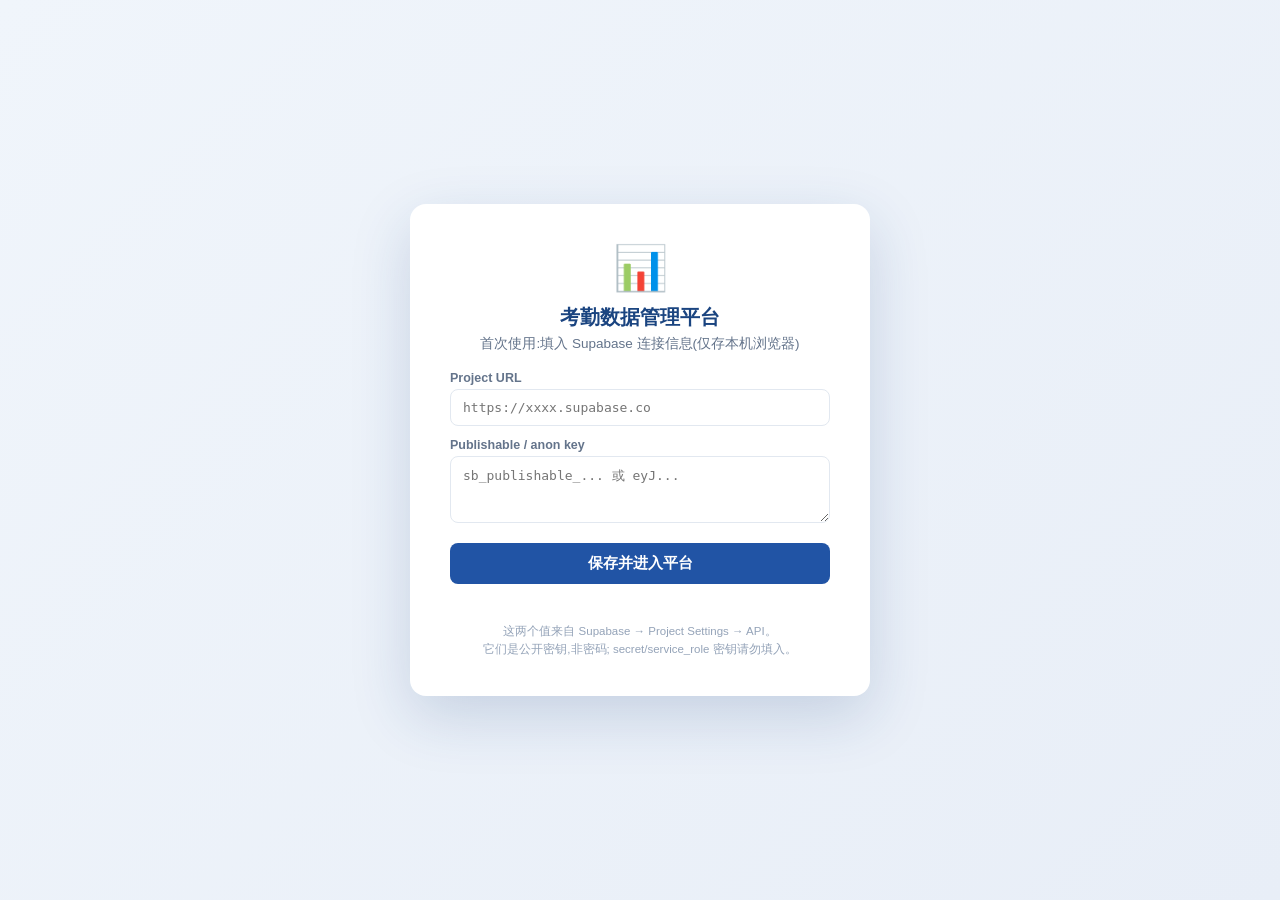
<file: index.html>
<!DOCTYPE html>
<html lang="zh-CN">
<head>
<meta charset="UTF-8">
<meta name="viewport" content="width=device-width, initial-scale=1.0">
<title>考勤数据管理平台</title>
<link rel="stylesheet" href="assets/style.css">
</head>
<body>

<!-- ======= 顶部系统导航 ======= -->
<header class="topbar">
  <div class="brand">
    <div class="logo">📊</div>
    <div class="brand-text">
      <h1>考勤数据管理平台</h1>
      <p>人力资源部 · 旷工数据看板</p>
    </div>
  </div>
  <div class="userbox">
    <div class="user-meta">
      <span class="online-dot"></span><span class="online-text">在线</span>
      <span class="divider"></span>
      <span>数据更新:<b id="updTime">--</b></span>
    </div>
    <div class="avatar">L</div>
    <span class="uname">lily.ngocly</span>
  </div>
</header>

<!-- ======= Tab 导航 ======= -->
<nav class="tabs" id="mainTabs">
  <button class="tab active" data-view="attendance">日出勤表</button>
  <button class="tab" data-view="board">🗂 工作看板</button>
  <button class="tab" data-view="window">旷窗口监控</button>
  <button class="tab" data-view="attrition">流失率报表</button>
  <button class="tab" data-view="memory">内存报表</button>
</nav>

<main class="main">

  <!-- ======= 视图1:日出勤表(数据看板) ======= -->
  <section class="view active" id="view-attendance">

    <div class="toolbar">
      <div class="tb-group">
        <span class="tb-label">📅 日期</span>
        <input type="date" id="attDate">
        <button class="btn btn-outline" id="btnToday">今天</button>
        <button class="btn btn-outline" id="btnRefresh">刷新</button>
      </div>
      <div class="tb-sep"></div>
      <div class="tb-group">
        <button class="btn btn-blue" data-modal="modal-rules">维护Group规则</button>
        <button class="btn btn-blue" data-modal="modal-projmap">维护项目匹配关系表</button>
        <button class="btn btn-green" id="btnImport">📥 导入Excel</button>
        <button class="btn btn-green" id="btnExport">📤 导出明细</button>
        <button class="btn btn-gray" id="btnLogs">操作日志</button>
        <button class="btn btn-gray" id="btnFiles">源文件</button>
      </div>
    </div>

    <!-- 统计卡片 -->
    <div class="stat-cards" id="statCards"></div>

    <!-- 双栏:明细 + 分布 -->
    <div class="two-col">
      <div class="panel">
        <div class="panel-head">
          <h3>连续旷工人员明细</h3>
          <span class="badge" id="attCount">0 人</span>
        </div>
        <div class="table-wrap">
          <table id="attTable">
            <thead>
              <tr>
                <th>员工编号</th><th>姓名</th><th>部门</th><th>Group</th>
                <th>旷工项目</th><th>异常日期</th><th>连续天数</th><th>状态</th><th>操作</th>
              </tr>
            </thead>
            <tbody></tbody>
          </table>
        </div>
      </div>

      <div class="panel">
        <div class="panel-head">
          <h3>各项目旷工分布</h3>
          <span class="badge">按旷工天数</span>
        </div>
        <div class="table-wrap">
          <table id="distTable">
            <thead>
              <tr>
                <th>项目</th><th>旷1</th><th>旷2</th><th>旷3</th><th>旷4</th><th>旷5</th><th>旷6</th><th>合计</th>
              </tr>
            </thead>
            <tbody></tbody>
          </table>
        </div>
      </div>
    </div>
  </section>

  <!-- ======= 视图:工作看板 ======= -->
  <section class="view" id="view-board">
    <div class="toolbar">
      <div class="tb-group">
        <span class="tb-label">🗂 工作看板 — 栏目名可直接改,文件上传给 AI 处理,完成后在任务里下载</span>
      </div>
      <div class="tb-sep"></div>
      <div class="tb-group">
        <button class="btn btn-green" id="btnSecAdd">＋ 添加栏目</button>
        <button class="btn btn-outline" id="btnBoardRefresh">刷新</button>
        <button class="btn btn-gray" id="btnBoardLogs">操作日志</button>
      </div>
    </div>
    <div id="boardContainer"></div>
  </section>

  <!-- ======= 视图2:旷窗口监控 ======= -->
  <section class="view" id="view-window">
    <div class="toolbar">
      <div class="tb-group">
        <span class="tb-label">筛选</span>
        <select id="winDept"><option value="">全部部门</option></select>
        <select id="winProj"><option value="">全部项目</option></select>
        <select id="winStatus">
          <option value="">全部状态</option>
          <option value="进行中">进行中</option>
          <option value="已结束">已结束</option>
          <option value="未开始">未开始</option>
        </select>
        <input type="search" id="winSearch" placeholder="🔍 搜索编号/姓名">
      </div>
      <div class="tb-sep"></div>
      <div class="tb-group">
        <button class="btn btn-green" id="btnWinExport">📤 导出本表</button>
      </div>
    </div>
    <div class="panel">
      <div class="panel-head">
        <h3>旷工窗口监控(连续旷工区间)</h3>
        <span class="badge" id="winCount">0 条</span>
      </div>
      <div class="table-wrap">
        <table id="winTable">
          <thead>
            <tr>
              <th>员工编号</th><th>姓名</th><th>部门</th><th>Group</th><th>项目</th>
              <th>开始日期</th><th>结束日期</th><th>旷工天数</th><th>状态</th><th>操作</th>
            </tr>
          </thead>
          <tbody></tbody>
        </table>
      </div>
    </div>
  </section>

  <!-- ======= 视图3:流失率报表 ======= -->
  <section class="view" id="view-attrition">
    <div class="toolbar">
      <div class="tb-group">
        <span class="tb-label">📉 按月统计</span>
        <button class="btn btn-green" id="btnAttAdd">＋ 添加行</button>
        <button class="btn btn-green" id="btnAttImport">📥 导入Excel</button>
        <button class="btn btn-green" id="btnAttExport">📤 导出Excel</button>
        <button class="btn btn-gray" id="btnAttLogs">操作日志</button>
      </div>
    </div>
    <div class="stat-cards small" id="attCards"></div>
    <div class="panel">
      <div class="panel-head">
        <h3>流失率月报(可直接编辑单元格)</h3>
        <span class="badge">流失率 = 离职人数 ÷ 期初人数</span>
      </div>
      <div class="table-wrap">
        <table id="attrTable">
          <thead>
            <tr><th style="width:110px">月份</th><th>部门</th><th style="width:110px">期初人数</th><th style="width:110px">离职人数</th><th style="width:100px">流失率</th><th>备注</th><th style="width:70px">操作</th></tr>
          </thead>
          <tbody></tbody>
        </table>
      </div>
    </div>
  </section>

  <!-- ======= 视图4:内存报表 ======= -->
  <section class="view" id="view-memory">
    <div class="toolbar">
      <div class="tb-group">
        <span class="tb-label">💾 生产数据</span>
        <button class="btn btn-green" id="btnMemAdd">＋ 添加行</button>
        <button class="btn btn-green" id="btnMemImport">📥 导入Excel</button>
        <button class="btn btn-green" id="btnMemExport">📤 导出Excel</button>
        <button class="btn btn-gray" id="btnMemLogs">操作日志</button>
      </div>
    </div>
    <div class="stat-cards small" id="memCards"></div>
    <div class="panel">
      <div class="panel-head">
        <h3>内存生产明细(可直接编辑单元格)</h3>
        <span class="badge">达成率 = 实际 ÷ 计划</span>
      </div>
      <div class="table-wrap">
        <table id="memTable">
          <thead>
            <tr><th style="width:120px">日期</th><th>项目</th><th style="width:120px">计划数量</th><th style="width:120px">实际数量</th><th style="width:100px">达成率</th><th>备注</th><th style="width:70px">操作</th></tr>
          </thead>
          <tbody></tbody>
        </table>
      </div>
    </div>
  </section>

  <!-- ======= 视图5:源文件(文件工作区) ======= -->
  <section class="view" id="view-files">
    <div class="toolbar">
      <div class="tb-group">
        <span class="tb-label">☁️ 云端文件库(Supabase Storage)</span>
      </div>
      <div class="tb-sep"></div>
      <div class="tb-group">
        <button class="btn btn-outline" id="btnFilesBack">← 返回看板</button>
        <button class="btn btn-outline" id="btnFilesRefresh">刷新列表</button>
      </div>
    </div>
    <div class="panel">
      <div class="panel-head">
        <h3>文件列表</h3>
        <span class="badge" id="fileCount">0 个</span>
      </div>
      <div class="files-grid" id="filesGrid">
        <div class="empty-inline">加载中…</div>
      </div>
      <p class="files-hint">💡 在「🗂 工作看板」上传文件给 AI 处理;AI 完成的 Excel 会出现在对应任务和本页 output/ 目录。</p>
    </div>
  </section>
</main>

<footer class="footer">
  考勤数据管理平台 · 数据实时保存于 Supabase 云端数据库 · 托管于 GitHub Pages ·
  <a href="#" id="sbReset" style="color:var(--blue)">Supabase 设置</a> · <a href="reminder.html" style="color:var(--blue)">⏰ 提醒设置</a> · <a href="heguilu.html" style="color:var(--blue)">📊 合规律生成器</a> · <a href="laodong-ai.html" style="color:var(--blue)">🤖 员工关系AI助手</a> · <span id="footDate"></span>
</footer>

<!-- ======= 弹窗:Group规则 ======= -->
<div class="modal-mask" id="modal-rules">
  <div class="modal">
    <div class="modal-head"><h3>维护 Group 规则</h3><button class="modal-x" data-close>✕</button></div>
    <p class="modal-tip">导入数据时,按「部门/项目包含关键字」自动归属 Group。修改即时生效。</p>
    <div class="modal-table">
      <table id="rulesTable">
        <thead><tr><th style="width:38%">关键字(包含匹配)</th><th style="width:38%">归属 Group</th><th>操作</th></tr></thead>
        <tbody></tbody>
      </table>
    </div>
    <div class="modal-add">
      <input id="ruleKey" placeholder="关键字,如:一部">
      <input id="ruleVal" placeholder="Group,如:G1">
      <button class="btn btn-blue" id="btnRuleAdd">＋ 添加规则</button>
    </div>
    <div class="modal-foot">
      <button class="btn btn-outline" data-close>关闭</button>
    </div>
  </div>
</div>

<!-- ======= 弹窗:项目匹配关系 ======= -->
<div class="modal-mask" id="modal-projmap">
  <div class="modal">
    <div class="modal-head"><h3>维护项目匹配关系表</h3><button class="modal-x" data-close>✕</button></div>
    <p class="modal-tip">导入时自动把「项目别名/简称」映射为标准项目名,保证统计口径一致。</p>
    <div class="modal-table">
      <table id="projmapTable">
        <thead><tr><th style="width:38%">项目别名(包含匹配)</th><th style="width:38%">标准项目名</th><th>操作</th></tr></thead>
        <tbody></tbody>
      </table>
    </div>
    <div class="modal-add">
      <input id="mapAlias" placeholder="别名,如:A1">
      <input id="mapStd" placeholder="标准名,如:A1线-P01客户">
      <button class="btn btn-blue" id="btnMapAdd">＋ 添加映射</button>
    </div>
    <div class="modal-foot">
      <button class="btn btn-outline" data-close>关闭</button>
    </div>
  </div>
</div>

<!-- ======= 弹窗:操作日志 ======= -->
<div class="modal-mask" id="modal-logs">
  <div class="modal">
    <div class="modal-head"><h3>操作日志</h3><button class="modal-x" data-close>✕</button></div>
    <div class="log-list" id="logList"></div>
    <div class="modal-foot">
      <button class="btn btn-danger" id="btnClearAll">清空全部数据(含示例)</button>
      <button class="btn btn-outline" data-close>关闭</button>
    </div>
  </div>
</div>

<!-- ======= 弹窗:导入结果 ======= -->
<div class="modal-mask" id="modal-import">
  <div class="modal">
    <div class="modal-head"><h3>导入结果</h3><button class="modal-x" data-close>✕</button></div>
    <div id="importResult" class="import-result"></div>
    <div class="modal-foot"><button class="btn btn-outline" data-close>关闭</button></div>
  </div>
</div>

<input type="file" id="fileInput" accept=".xlsx,.xls,.csv" hidden>
<input type="file" id="taskFileInput" hidden>

<script src="assets/xlsx.full.min.js"></script>
<script src="assets/supabase.js"></script>
<script src="assets/app.js"></script>
</body>
</html>
</file>
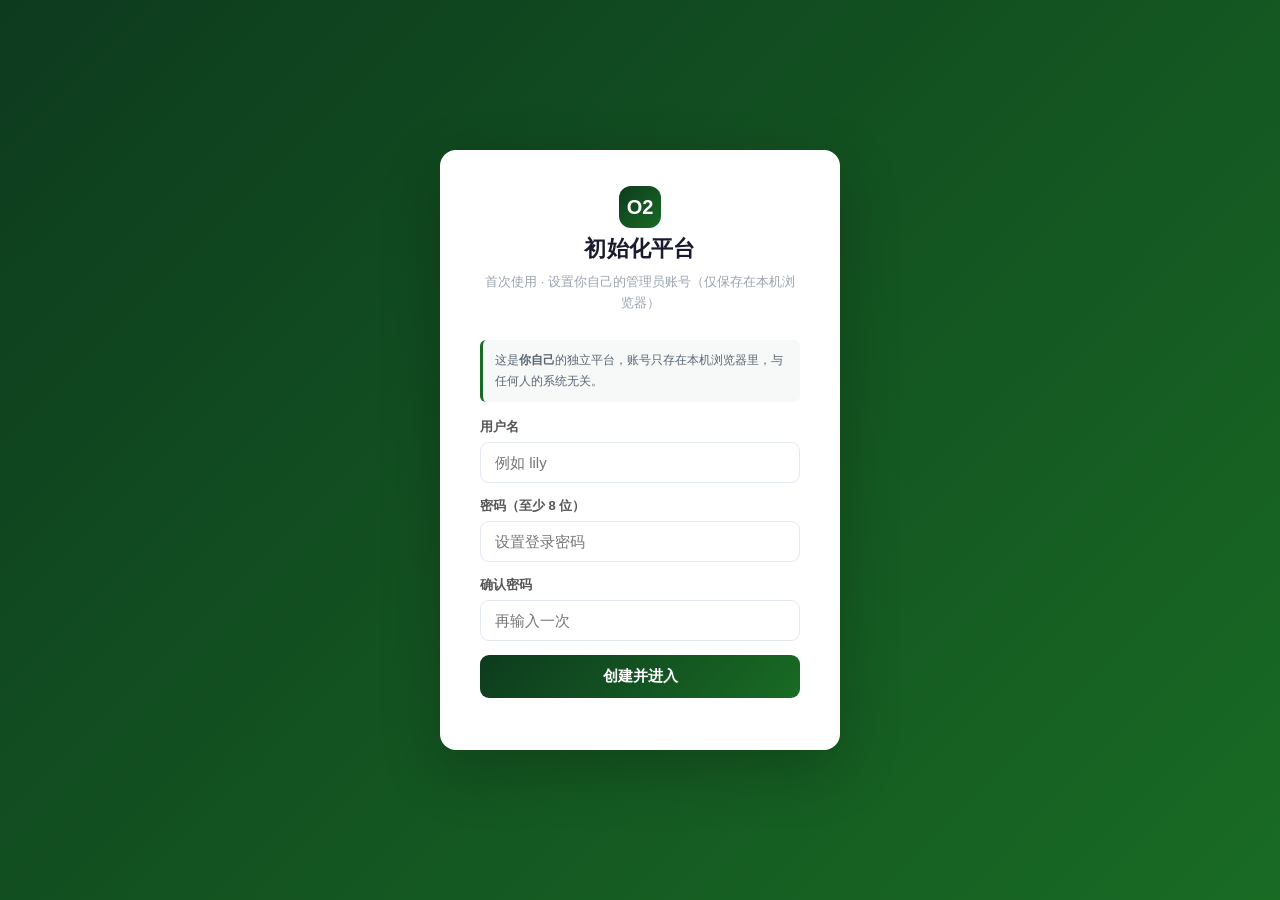
<file: o2/index.html>
<!DOCTYPE html>
<html lang="zh-CN">
<head>
<meta charset="UTF-8">
<meta name="viewport" content="width=device-width,initial-scale=1.0">
<title>U01H O2 数据集成平台 · 独立版</title>
<link rel="icon" href="data:image/svg+xml,%3Csvg xmlns='http://www.w3.org/2000/svg' viewBox='0 0 64 64'%3E%3Crect width='64' height='64' rx='14' fill='%230D3B1E'/%3E%3Ctext x='32' y='43' font-size='30' font-family='Arial' font-weight='bold' fill='%2300A651' text-anchor='middle'%3EO2%3C/text%3E%3C/svg%3E">
<link rel="stylesheet" href="assets/app.css">
</head>
<body>

<!-- ================= 登录 ================= -->
<div class="auth-wrap" id="authWrap">
  <div class="auth-card" id="authCard">
    <!-- 由 JS 渲染：登录 / 初始化 / 找回 -->
    <div class="logo-row"><div class="logo-badge">O2</div></div>
    <h1>O2 数据集成平台</h1>
    <div class="sub">U01H · 独立部署版 · 请登录后访问</div>
    <div id="authBody"></div>
    <div class="msg" id="authMsg"></div>
    <div class="auth-foot" id="authFoot"></div>
  </div>
</div>

<!-- ================= 主应用 ================= -->
<div class="shell" id="shell">
  <aside class="sidebar" id="sidebar">
    <div class="brand">
      <div class="t">O2 数据集成平台</div>
      <div class="s">U01H · 独立版 v1.0</div>
    </div>
    <nav class="nav" id="nav">
      <div class="nav-item active" data-view="dashboard"><span class="ic">◧</span>概览</div>
      <div class="nav-sec">数据</div>
      <div class="nav-item" data-view="upload"><span class="ic">↑</span>数据上传</div>
      <div class="nav-item" data-view="datasets"><span class="ic">▤</span>数据管理</div>
      <div class="nav-item" data-view="analysis"><span class="ic">◔</span>分析中心</div>
      <div class="nav-sec">智能</div>
      <div class="nav-item" data-view="chat"><span class="ic">✦</span>AI 助手</div>
      <div class="nav-sec">系统</div>
      <div class="nav-item" data-view="settings"><span class="ic">⚙</span>设置</div>
    </nav>
    <div class="who">
      <div class="avatar" id="whoAvatar">L</div>
      <div class="n" id="whoName">—</div>
      <div class="out" id="btnLogout">退出</div>
    </div>
  </aside>

  <div class="main">
    <div class="topbar">
      <h2 id="viewTitle">概览</h2>
      <span class="crumb" id="viewCrumb"></span>
      <span class="spacer"></span>
      <span class="pill" id="storagePill">本地存储 · 独立运行</span>
    </div>
    <div class="content" id="view"></div>
  </div>
</div>

<div class="toast" id="toast"></div>

<script src="assets/xlsx.full.min.js"></script>
<script src="assets/app.js"></script>
</body>
</html>
</file>
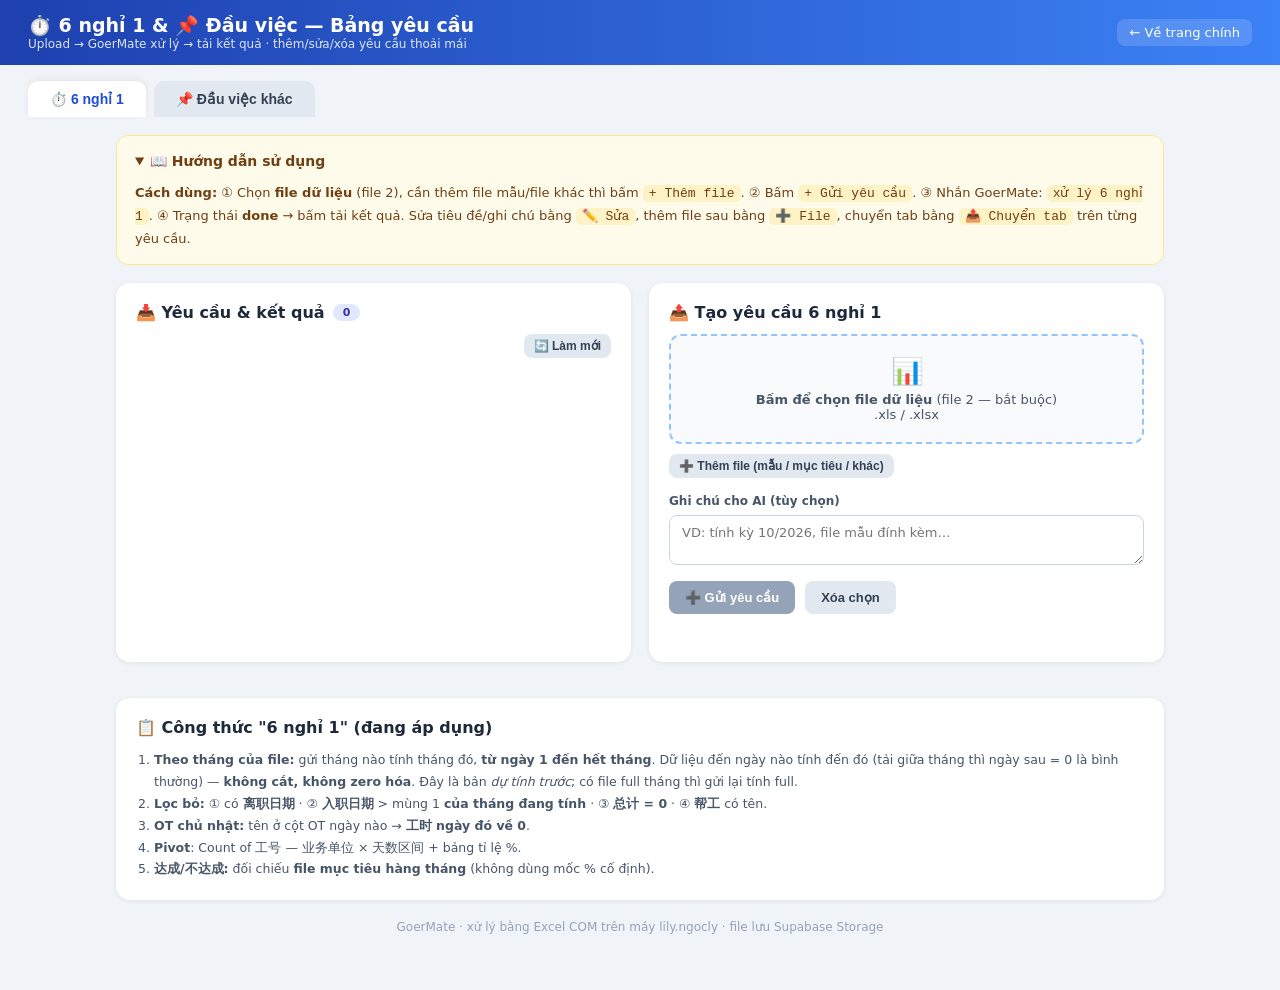
<file: 6nghi1.html>
<!DOCTYPE html>
<html lang="vi">
<head>
<meta charset="UTF-8">
<meta name="viewport" content="width=device-width, initial-scale=1.0">
<title>6 nghỉ 1 &amp; Đầu việc — Bảng yêu cầu</title>
<style>
  * { box-sizing: border-box; margin: 0; padding: 0; }
  body { font-family: "Segoe UI", system-ui, -apple-system, "Microsoft YaHei", sans-serif; background: #f0f4f8; color: #1e293b; min-height: 100vh; }
  .topbar { background: linear-gradient(90deg, #1e40af, #3b82f6); color: #fff; padding: 14px 28px; display: flex; justify-content: space-between; align-items: center; }
  .topbar h1 { font-size: 19px; }
  .topbar .sub { font-size: 12px; opacity: .85; }
  .topbar a.home { color: #fff; text-decoration: none; font-size: 13px; background: rgba(255,255,255,.15); padding: 6px 12px; border-radius: 8px; }
  .tabs2 { display: flex; gap: 8px; padding: 16px 28px 0; }
  .tabs2 button { border: 0; background: #e2e8f0; color: #334155; font-size: 14px; font-weight: 600; padding: 10px 22px; border-radius: 10px 10px 0 0; cursor: pointer; }
  .tabs2 button.active { background: #fff; color: #1d4ed8; box-shadow: 0 -2px 6px rgba(15,23,42,.06); }
  .wrap { max-width: 1080px; margin: 0 auto 40px; padding: 18px 16px; }
  .card { background: #fff; border-radius: 14px; padding: 20px; box-shadow: 0 1px 4px rgba(15,23,42,.08); margin-bottom: 18px; }
  .card h2 { font-size: 16px; margin-bottom: 12px; display: flex; align-items: center; gap: 8px; }
  .badge { font-size: 11px; background: #e0e7ff; color: #3730a3; border-radius: 99px; padding: 2px 10px; }
  .drop { border: 2px dashed #93c5fd; border-radius: 12px; padding: 20px 16px; text-align: center; cursor: pointer; transition: .15s; background: #f8fafc; }
  .drop:hover, .drop.over { background: #eff6ff; border-color: #3b82f6; }
  .drop .big { font-size: 26px; }
  .drop p { font-size: 13px; color: #475569; margin-top: 6px; }
  .drop.mini { padding: 10px; }
  .drop.mini .big { font-size: 18px; display: inline; }
  .drop.mini p { margin-top: 2px; }
  .file-row { display: flex; align-items: center; gap: 8px; font-size: 13px; margin-top: 8px; background: #f1f5f9; padding: 7px 10px; border-radius: 8px; }
  .file-row .name { flex: 1; overflow: hidden; text-overflow: ellipsis; white-space: nowrap; }
  .file-row .rm { border: 0; background: none; color: #b91c1c; cursor: pointer; font-size: 14px; }
  .btn { border: 0; border-radius: 8px; padding: 9px 16px; font-size: 13px; cursor: pointer; font-weight: 600; }
  .btn-blue { background: #2563eb; color: #fff; }
  .btn-blue:disabled { background: #94a3b8; cursor: not-allowed; }
  .btn-green { background: #16a34a; color: #fff; }
  .btn-gray { background: #e2e8f0; color: #334155; }
  .btn-red { background: #fee2e2; color: #b91c1c; }
  .btn-yellow { background: #fef3c7; color: #92400e; }
  .btn-sm { padding: 5px 10px; font-size: 12px; }
  .status-line { margin-top: 10px; font-size: 13px; color: #2563eb; min-height: 18px; }
  ul.tasks { list-style: none; }
  ul.tasks li.task { padding: 12px 8px; border-bottom: 1px solid #f1f5f9; font-size: 13px; }
  .t-head { display: flex; align-items: center; gap: 8px; }
  .t-title { flex: 1; min-width: 0; font-weight: 600; overflow: hidden; text-overflow: ellipsis; white-space: nowrap; }
  .t-when { color: #94a3b8; font-size: 11px; white-space: nowrap; }
  .t-note { color: #64748b; font-size: 12px; margin: 4px 0 0 34px; word-break: break-word; }
  .t-files { display: flex; flex-wrap: wrap; gap: 6px; margin: 6px 0 0 34px; }
  .chip { font-size: 12px; background: #f1f5f9; border-radius: 7px; padding: 4px 9px; }
  .chip a { color: #1d4ed8; text-decoration: none; word-break: break-all; }
  .chip.out a { color: #16a34a; font-weight: 700; }
  .t-actions { display: flex; gap: 6px; margin: 8px 0 0 34px; flex-wrap: wrap; }
  .pill { font-size: 11px; padding: 2px 8px; border-radius: 99px; white-space: nowrap; }
  .pill.pending { background: #fef3c7; color: #92400e; }
  .pill.processing { background: #dbeafe; color: #1d4ed8; }
  .pill.done { background: #dcfce7; color: #166534; }
  a.dl { color: #16a34a; font-weight: 700; text-decoration: none; white-space: nowrap; }
  a.dl:hover { text-decoration: underline; }
  .empty { color: #94a3b8; font-size: 13px; padding: 14px 8px; text-align: center; }
  .footnote { margin-top: 20px; font-size: 12px; color: #94a3b8; text-align: center; }
  .howto { background: #fffbeb; border: 1px solid #fde68a; border-radius: 12px; padding: 14px 18px; font-size: 13px; color: #713f12; margin-bottom: 18px; line-height: 1.7; }
  .howto code { background: #fef3c7; padding: 1px 6px; border-radius: 5px; }
  .howto summary { cursor: pointer; font-weight: 700; font-size: 14px; user-select: none; }
  .howto.collapsed .howto-body { display: none; }
  .quick-dl { display: flex; align-items: center; gap: 6px; flex-wrap: wrap; }
  .quick-dl a { font-size: 12px; background: #dcfce7; color: #166534; padding: 4px 10px; border-radius: 7px; text-decoration: none; font-weight: 600; }
  .quick-dl a:hover { background: #bbf7d0; }
  .t-when { color: #94a3b8; font-size: 11px; white-space: nowrap; display: flex; align-items: center; gap: 4px; }
  .t-when .rel { color: #64748b; font-style: italic; }
  input.txt, textarea.txt { width: 100%; border: 1px solid #cbd5e1; border-radius: 8px; padding: 9px 12px; font-size: 13px; margin-top: 6px; font-family: inherit; }
  label.lb { font-size: 12px; color: #475569; font-weight: 600; }
</style>
</head>
<body>

<header class="topbar">
  <div>
    <h1>⏱️ 6 nghỉ 1 &amp; 📌 Đầu việc — Bảng yêu cầu</h1>
    <div class="sub">Upload → GoerMate xử lý → tải kết quả · thêm/sửa/xóa yêu cầu thoải mái</div>
  </div>
  <a class="home" href="index.html">← Về trang chính</a>
</header>

<div class="tabs2">
  <button id="tab6n1" class="active">⏱️ 6 nghỉ 1</button>
  <button id="tabOther">📌 Đầu việc khác</button>
</div>

<div class="wrap">

  <!-- ===== TAB 6 NGHI 1 ===== -->
  <div id="pane6n1">
    <div class="howto">
      <details open><summary>📖 Hướng dẫn sử dụng</summary>
      <div class="howto-body" style="margin-top:8px;">
      <b>Cách dùng:</b> ① Chọn <b>file dữ liệu</b> (file 2), cần thêm file mẫu/file khác thì bấm <code>+ Thêm file</code>.
      ② Bấm <code>+ Gửi yêu cầu</code>. ③ Nhắn GoerMate: <code>xử lý 6 nghỉ 1</code>. ④ Trạng thái <b>done</b> → bấm tải kết quả.
      Sửa tiêu đề/ghi chú bằng <code>✏️ Sửa</code>, thêm file sau bằng <code>➕ File</code>, chuyển tab bằng <code>📤 Chuyển tab</code> trên từng yêu cầu.
      </div></details>
    </div>
    <div class="card" id="quickDlCard" style="display:none;">
      <h2>📥 Tải nhanh kết quả mới nhất</h2>
      <div class="quick-dl" id="quickDl"></div>
    </div>

    <div class="grid2" style="display:grid; grid-template-columns: 1fr 1fr; gap: 18px;">
      <div class="card">
        <h2>📥 Yêu cầu &amp; kết quả <span class="badge" id="cnt6">0</span></h2>
        <ul class="tasks" id="list6"></ul>
        <div class="empty" id="empty6" style="display:none">Chưa có yêu cầu nào.</div>
        <div style="margin-top:12px; text-align:right;">
          <button class="btn btn-gray btn-sm" id="btnReload6">🔄 Làm mới</button>
        </div>
      </div>

      <div class="card">
        <h2>📤 Tạo yêu cầu 6 nghỉ 1</h2>
        <div class="drop" id="dropZone">
          <div class="big">📊</div>
          <p><b>Bấm để chọn file dữ liệu</b> (file 2 — bắt buộc)<br>.xls / .xlsx</p>
        </div>
        <div id="fileList6"></div>
        <button class="btn btn-gray btn-sm" id="btnAddFileForm" style="margin-top:10px;">➕ Thêm file (mẫu / mục tiêu / khác)</button>
        <div style="margin-top:12px;">
          <label class="lb">Ghi chú cho AI (tùy chọn)</label>
          <textarea class="txt" id="note6" rows="2" placeholder="VD: tính kỳ 10/2026, file mẫu đính kèm…"></textarea>
        </div>
        <div style="margin-top:12px; display:flex; gap:10px;">
          <button class="btn btn-blue" id="btnSubmit6" disabled>➕ Gửi yêu cầu</button>
          <button class="btn btn-gray" id="btnReset6">Xóa chọn</button>
        </div>
        <div class="status-line" id="status6"></div>
      </div>
    </div>

    <div class="card" style="margin-top:18px;">
      <h2>📋 Công thức "6 nghỉ 1" (đang áp dụng)</h2>
      <div class="rules" style="font-size:12.5px; color:#475569; line-height:1.75;">
        <ol style="margin-left:18px;">
          <li><b>Theo tháng của file:</b> gửi tháng nào tính tháng đó, <b>từ ngày 1 đến hết tháng</b>. Dữ liệu đến ngày nào tính đến đó (tải giữa tháng thì ngày sau = 0 là bình thường) — <b>không cắt, không zero hóa</b>. Đây là bản <i>dự tính trước</i>; có file full tháng thì gửi lại tính full.</li>
          <li><b>Lọc bỏ:</b> ① có <b>离职日期</b> · ② <b>入职日期</b> &gt; mùng 1 <b>của tháng đang tính</b> · ③ <b>总计 = 0</b> · ④ <b>帮工</b> có tên.</li>
          <li><b>OT chủ nhật:</b> tên ở cột OT ngày nào → <b>工时 ngày đó về 0</b>.</li>
          <li><b>Pivot</b>: Count of 工号 — 业务单位 × 天数区间 + bảng tỉ lệ %.</li>
          <li><b>达成/不达成:</b> đối chiếu <b>file mục tiêu hàng tháng</b> (không dùng mốc % cố định).</li>
        </ol>
      </div>
    </div>
  </div>

  <!-- ===== TAB DAU VIEC KHAC ===== -->
  <div id="paneOther" style="display:none;">
    <div class="grid2" style="display:grid; grid-template-columns: 1fr 1fr; gap: 18px;">
      <div class="card">
        <h2>📌 Đầu việc khác <span class="badge" id="cntO">0</span></h2>
        <ul class="tasks" id="listO"></ul>
        <div class="empty" id="emptyO" style="display:none">Chưa có đầu việc nào.</div>
        <div style="margin-top:12px; text-align:right;">
          <button class="btn btn-gray btn-sm" id="btnReloadO">🔄 Làm mới</button>
        </div>
      </div>

      <div class="card">
        <h2>➕ Thêm đầu việc khác</h2>
        <label class="lb">Tiêu đề *</label>
        <input class="txt" id="titleO" placeholder="VD: Tổng hợp báo cáo tuần…">
        <label class="lb" style="display:block; margin-top:10px;">Ghi chú / yêu cầu cho AI</label>
        <textarea class="txt" id="noteO" rows="3" placeholder="Mô tả rõ việc cần làm…"></textarea>
        <label class="lb" style="display:block; margin-top:10px;">File đính kèm (tùy chọn)</label>
        <div class="drop mini" id="dropO">
          <span class="big">📎</span> <span style="font-size:13px;">Bấm để chọn file</span>
        </div>
        <div id="fileListO"></div>
        <div style="margin-top:12px;">
          <button class="btn btn-green" id="btnSubmitO">➕ Thêm đầu việc</button>
        </div>
        <div class="status-line" id="statusO"></div>
      </div>
    </div>
  </div>

  <div class="footnote">GoerMate · xử lý bằng Excel COM trên máy lily.ngocly · file lưu Supabase Storage</div>
</div>

<script>
  window.$ = (s) => document.querySelector(s);
</script>
<script src="assets/supabase.js"></script>
<script>
"use strict";
const SEC_6N1 = "6 nghỉ 1";
const SEC_OTHER = "Công việc khác";
let sec6 = null, secO = null;
let files6 = [];   // {file} cho form 6nghi1
let filesO = [];   // {file} cho form khác

function fmtSize(b) { return b > 1048576 ? (b/1048576).toFixed(1) + " MB" : Math.round(b/1024) + " KB"; }
function esc(s) { return (s||"").replace(/[&<>"']/g, c => ({"&":"&amp;","<":"&lt;",">":"&gt;",'"':"&quot;","'":"&#39;"}[c])); }
function fmtDate(s) { try { return new Date(s).toLocaleString("vi-VN", { day:"2-digit", month:"2-digit", hour:"2-digit", minute:"2-digit" }); } catch(e) { return s; } }
function fmtRel(s) { try { const ms = Date.now() - new Date(s).getTime(); const m = Math.floor(ms / 60000); if (m < 1) return "vừa xong"; if (m < 60) return m + " phút trước"; const h = Math.floor(m / 60); if (h < 24) return h + " giờ trước"; const d = Math.floor(h / 24); if (d < 30) return d + " ngày trước"; return (d / 30).toFixed(0) + " tháng trước"; } catch(e) { return ""; } }
function baseName(p) { return (p||"").split("/").pop(); }

/* note format: phan ghi chu + cac dong "fileN: <path>" */
function splitNote(note) {
  const lines = (note || "").split("\n");
  const text = [], files = [];
  lines.forEach(l => {
    const m = l.match(/^file\d+: (.+)$/);
    if (m) files.push(m[1]); else text.push(l);
  });
  return { text: text.join("\n").trim(), files };
}
function buildNote(text, files) {
  let n = (text || "").trim();
  files.forEach((p, i) => { n += (n ? "\n" : "") + "file" + (i + 2) + ": " + p; });
  return n;
}

async function ensureSections() {
  const rows = await SB.select("board_sections", "order=order_idx.asc");
  const find = (n) => (rows || []).find(r => r.name === n);
  let s6 = find(SEC_6N1);
  if (!s6) s6 = (await SB.insert("board_sections", [{ name: SEC_6N1, order_idx: 98 }]))[0];
  let sO = find(SEC_OTHER);
  if (!sO) sO = (await SB.insert("board_sections", [{ name: SEC_OTHER, order_idx: 99 }]))[0];
  sec6 = s6.id; secO = sO.id;
}

function taskCard(t, extraFiles) {
  const done = t.status === "done" && t.output_file;
  let chips = "";
  if (t.input_file) chips += `<span class="chip">📄 <a href="${esc(SB.filePublicUrl(t.input_file))}" target="_blank">${esc(baseName(t.input_file))}</a></span>`;
  extraFiles.forEach(p => { chips += `<span class="chip">📎 <a href="${esc(SB.filePublicUrl(p))}" target="_blank">${esc(baseName(p))}</a></span>`; });
  if (done) chips += `<span class="chip out">📥 <a href="${esc(SB.filePublicUrl(t.output_file))}" download>Tải kết quả: ${esc(baseName(t.output_file))}</a></span>`;
  return `<li class="task" data-id="${t.id}">
    <div class="t-head">
      <span class="pill ${esc(t.status)}">${t.status === "pending" ? "⏳ chờ" : t.status === "processing" ? "⚙️ đang xử lý" : "✅ done"}</span>
      <span class="t-title" title="${esc(t.title)}">${esc(t.title)}</span>
      <span class="t-when">📅 ${fmtDate(t.created_at)} <span class="rel">${fmtRel(t.created_at)}</span></span>
    </div>
    ${extraFiles.length || t.input_file || done ? `<div class="t-files">${chips}</div>` : ""}
    ${t.note ? `<div class="t-note">${esc(t.note)}</div>` : ""}
    <div class="t-actions">
      <button class="btn btn-gray btn-sm" data-edit="${t.id}">✏️ Sửa</button>
      <button class="btn btn-gray btn-sm" data-addfile="${t.id}" data-sec="${t.section_id}">➕ File</button>
      <button class="btn btn-yellow btn-sm" data-move="${t.id}" data-sec="${t.section_id}">📤 Chuyển tab</button>
      <button class="btn btn-red btn-sm" data-del="${t.id}">🗑 Xóa</button>
    </div>
  </li>`;
}

function bindTaskActions(listEl, isOther) {
  listEl.querySelectorAll("[data-edit]").forEach(b => b.addEventListener("click", async () => {
    const id = b.dataset.edit;
    const t = (isOther ? tasksO : tasks6).find(x => x.id === id);
    const nt = prompt("Sửa tiêu đề:", t.title);
    if (nt === null) return;
    const nn = prompt("Sửa ghi chú:", splitNote(t.note).text);
    if (nn === null) return;
    const keep = splitNote(t.note).files;
    await SB.update("board_tasks", id, { title: nt.trim() || t.title, note: buildNote(nn, keep) });
    isOther ? loadOther() : load6();
  }));
  listEl.querySelectorAll("[data-addfile]").forEach(b => b.addEventListener("click", () => {
    const inp = document.createElement("input");
    inp.type = "file"; inp.style.display = "none";
    inp.addEventListener("change", async () => {
      const f = inp.files[0];
      if (!f) return;
      b.disabled = true;
      try {
        const d = new Date();
        const stamp = d.getFullYear() + "-" + String(d.getMonth()+1).padStart(2,"0") + "-" + String(d.getDate()).padStart(2,"0");
        const p = "input/" + (b.dataset.sec === sec6 ? "6nghi1" : "khac") + "/" + stamp + "-" + Date.now() + "-" + f.name;
        await SB.uploadFile(p, f);
        const t = (isOther ? tasksO : tasks6).find(x => x.id === b.dataset.addfile);
        const sn = splitNote(t.note);
        sn.files.push(p);
        await SB.update("board_tasks", t.id, { note: buildNote(sn.text, sn.files) });
        isOther ? loadOther() : load6();
      } catch (e) { alert("Upload lỗi: " + e.message); b.disabled = false; }
    });
    inp.click();
  }));
  listEl.querySelectorAll("[data-move]").forEach(b => b.addEventListener("click", async () => {
    const id = b.dataset.move;
    const curSec = b.dataset.sec;
    const destSec = curSec === sec6 ? secO : sec6;
    const destName = destSec === sec6 ? "6 nghỉ 1" : "Công việc khác";
    if (!confirm("Chuyển yêu cầu này sang tab \"" + destName + "\"?")) return;
    b.disabled = true;
    try {
      await SB.update("board_tasks", id, { section_id: destSec });
      await load6(); await loadOther();
    } catch (e) { alert("Lỗi: " + e.message); b.disabled = false; }
  }));
    const id = b.dataset.del;
    if (!confirm("Xóa đầu việc này?")) return;
    b.disabled = true;
    try {
      const all = tasks6.concat(tasksO);
      const t = all.find(x => x.id === id);
      const paths = [t.input_file].concat(splitNote(t.note).files).filter(Boolean);
      for (const p of paths) { try { await SB.removeFile(p); } catch (e) {} }
      await SB.remove("board_tasks", id);
      isOther ? loadOther() : load6();
    } catch (e) { alert("Xóa lỗi: " + e.message); b.disabled = false; }
  }));
}

let tasks6 = [], tasksO = [];
async function load6() {
  const list = $("#list6");
  list.innerHTML = '<li class="empty">Đang tải…</li>';
  tasks6 = await SB.select("board_tasks", "section_id=eq." + sec6 + "&order=created_at.desc");
  $("#cnt6").textContent = tasks6.length;
  $("#empty6").style.display = tasks6.length ? "none" : "block";
  list.innerHTML = tasks6.map(t => taskCard(t, splitNote(t.note).files)).join("");
  bindTaskActions(list, false);
  refreshQuickDownloads();
}
async function loadOther() {
  const list = $("#listO");
  list.innerHTML = '<li class="empty">Đang tải…</li>';
  tasksO = await SB.select("board_tasks", "section_id=eq." + secO + "&order=created_at.desc");
  $("#cntO").textContent = tasksO.length;
  $("#emptyO").style.display = tasksO.length ? "none" : "block";
  list.innerHTML = tasksO.map(t => taskCard(t, splitNote(t.note).files)).join("");
  bindTaskActions(list, true);
  refreshQuickDownloads();
}

function refreshQuickDownloads() {
  const all = tasks6.concat(tasksO);
  const done = all.filter(t => t.status === "done" && t.output_file).slice(0, 8);
  const card = $("#quickDlCard");
  if (done.length === 0) { card.style.display = "none"; return; }
  card.style.display = "block";
  $("#quickDl").innerHTML = done.map(t =>
    `<a href="${esc(SB.filePublicUrl(t.output_file))}" download>📥 ${esc(baseName(t.title || t.output_file))}</a>`
  ).join("");
}

/* ---- form 6 nghi 1 ---- */
function renderFiles6() {
  const box = $("#fileList6");
  box.innerHTML = files6.map((f, i) => `<div class="file-row">${i === 0 ? "📊" : "📎"} <span class="name">${esc(f.name)} (${fmtSize(f.size)})</span><button class="rm" data-i="${i}">✕</button></div>`).join("");
  box.querySelectorAll(".rm").forEach(b => b.addEventListener("click", () => { files6.splice(+b.dataset.i, 1); renderFiles6(); check6(); }));
  check6();
}
function check6() { $("#btnSubmit6").disabled = files6.length === 0; }
function bindDropZone(dropId, cb) {
  const drop = $(dropId);
  const inp = document.createElement("input");
  inp.type = "file"; inp.accept = ".xls,.xlsx,.csv"; inp.style.display = "none"; inp.multiple = true;
  drop.appendChild(inp);
  drop.addEventListener("click", () => inp.click());
  inp.addEventListener("change", () => { Array.from(inp.files).forEach(cb); inp.value = ""; });
  drop.addEventListener("dragover", e => { e.preventDefault(); drop.classList.add("over"); });
  drop.addEventListener("dragleave", () => drop.classList.remove("over"));
  drop.addEventListener("drop", e => { e.preventDefault(); drop.classList.remove("over"); Array.from(e.dataTransfer.files).forEach(cb); });
}

async function submit6() {
  const st = $("#status6");
  $("#btnSubmit6").disabled = true;
  try {
    const d = new Date();
    const stamp = d.getFullYear() + "-" + String(d.getMonth()+1).padStart(2,"0") + "-" + String(d.getDate()).padStart(2,"0");
    const paths = [];
    for (let i = 0; i < files6.length; i++) {
      st.textContent = "⏳ Đang upload file " + (i + 1) + "/" + files6.length + "…";
      const p = "input/6nghi1/" + stamp + "-" + Date.now() + "-" + i + "-" + files6[i].name;
      await SB.uploadFile(p, files6[i]);
      paths.push(p);
    }
    st.textContent = "⏳ Đang tạo yêu cầu…";
    const monthGuess = (files6[0].name.match(/(20\d{2})[-._]?(0[1-9]|1[0-2])/) || [])[0] || stamp;
    await SB.insert("board_tasks", [{
      section_id: sec6,
      title: "6 nghỉ 1 — " + monthGuess + " — " + files6[0].name,
      status: "pending",
      note: buildNote($("#note6").value.trim() || "Tính 6 nghỉ 1 theo công thức chuẩn", paths.slice(1)),
      input_file: paths[0],
      output_file: null
    }]);
    st.textContent = "✅ Đã gửi! Nhắn GoerMate: «xử lý 6 nghỉ 1»";
    files6 = []; renderFiles6(); $("#note6").value = "";
    await load6();
  } catch (e) { st.textContent = "❌ Lỗi: " + e.message; }
  check6();
}

/* ---- form dau viec khac ---- */
function renderFilesO() {
  const box = $("#fileListO");
  box.innerHTML = filesO.map((f, i) => `<div class="file-row">📎 <span class="name">${esc(f.name)} (${fmtSize(f.size)})</span><button class="rm" data-i="${i}">✕</button></div>`).join("");
  box.querySelectorAll(".rm").forEach(b => b.addEventListener("click", () => { filesO.splice(+b.dataset.i, 1); renderFilesO(); }));
}
async function submitO() {
  const st = $("#statusO");
  const title = $("#titleO").value.trim();
  if (!title) { st.textContent = "❌ Cần nhập tiêu đề"; return; }
  $("#btnSubmitO").disabled = true;
  try {
    const d = new Date();
    const stamp = d.getFullYear() + "-" + String(d.getMonth()+1).padStart(2,"0") + "-" + String(d.getDate()).padStart(2,"0");
    const paths = [];
    for (let i = 0; i < filesO.length; i++) {
      st.textContent = "⏳ Đang upload file " + (i + 1) + "/" + filesO.length + "…";
      const p = "input/khac/" + stamp + "-" + Date.now() + "-" + i + "-" + filesO[i].name;
      await SB.uploadFile(p, filesO[i]);
      paths.push(p);
    }
    await SB.insert("board_tasks", [{
      section_id: secO,
      title: title,
      status: "pending",
      note: buildNote($("#noteO").value.trim(), paths.slice(1)),
      input_file: paths[0] || null,
      output_file: null
    }]);
    st.textContent = "✅ Đã thêm đầu việc! Nhắn GoerMate để được xử lý.";
    filesO = []; renderFilesO(); $("#titleO").value = ""; $("#noteO").value = "";
    await loadOther();
  } catch (e) { st.textContent = "❌ Lỗi: " + e.message; }
  $("#btnSubmitO").disabled = false;
}

/* ---- tabs ---- */
function showTab(which) {
  const a = which === "6";
  $("#tab6n1").classList.toggle("active", a);
  $("#tabOther").classList.toggle("active", !a);
  $("#pane6n1").style.display = a ? "block" : "none";
  $("#paneOther").style.display = a ? "none" : "block";
}

(async function init() {
  if (!SB.ready()) { showSetup(); return; }
  try {
    await ensureSections();
    await load6();
    await loadOther();
    bindDropZone("#dropZone", f => { if (f) { files6.push(f); renderFiles6(); } });
    bindDropZone("#dropO", f => { if (f) { filesO.push(f); renderFilesO(); } });
    $("#btnAddFileForm").addEventListener("click", () => $("#dropZone").click());
    $("#btnSubmit6").addEventListener("click", submit6);
    $("#btnReset6").addEventListener("click", () => { files6 = []; renderFiles6(); $("#note6").value = ""; $("#status6").textContent = ""; });
    $("#btnSubmitO").addEventListener("click", submitO);
    $("#btnReload6").addEventListener("click", load6);
    $("#btnReloadO").addEventListener("click", loadOther);
    $("#tab6n1").addEventListener("click", () => showTab("6"));
    $("#tabOther").addEventListener("click", () => showTab("O"));
    setInterval(() => { load6(); loadOther(); }, 30000);
  } catch (e) {
    $("#status6").textContent = "❌ " + e.message;
  }
})();
</script>
</body>
</html>
</file>
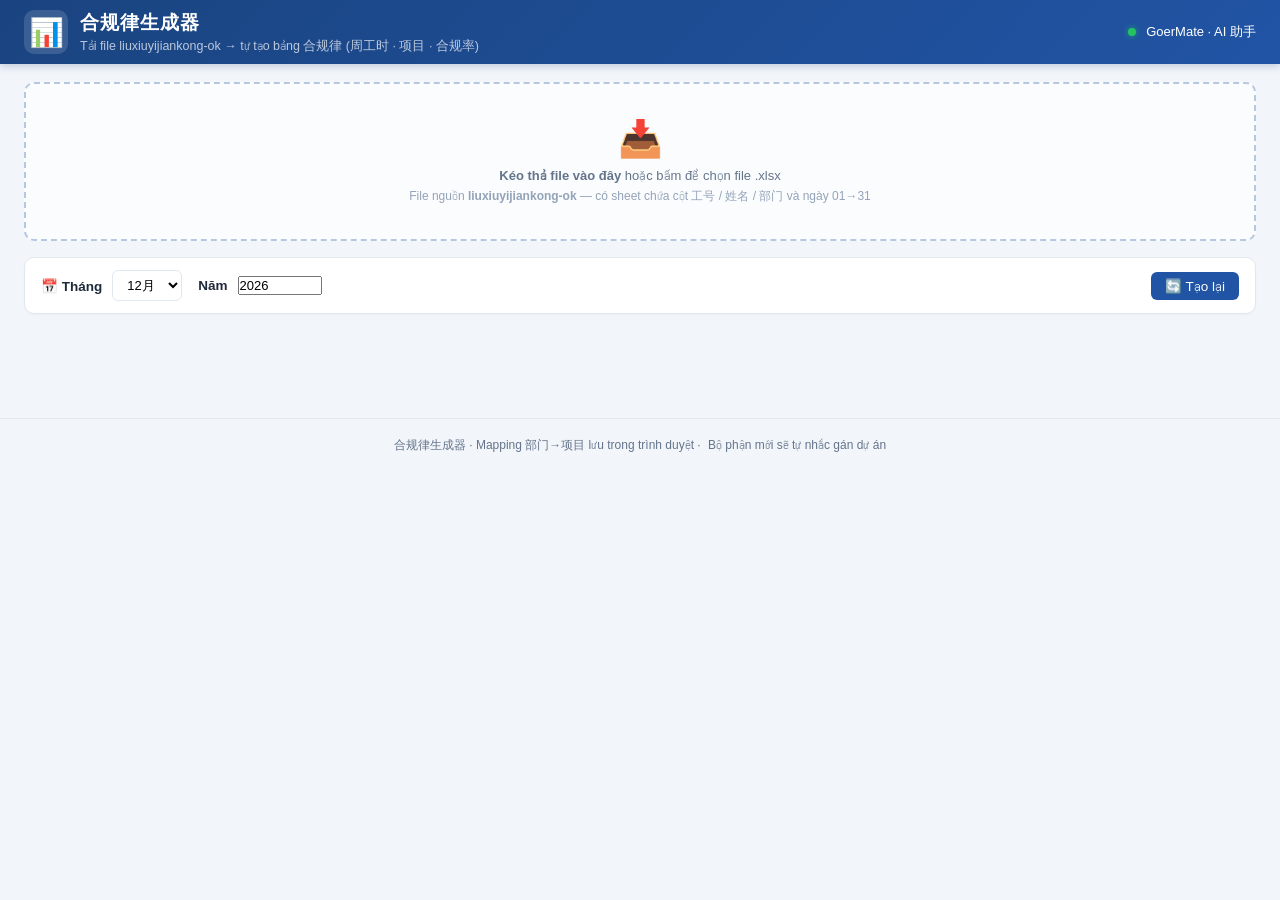
<file: heguilu.html>
<!DOCTYPE html>
<html lang="zh-CN">
<head>
<meta charset="UTF-8">
<meta name="viewport" content="width=device-width, initial-scale=1.0">
<title>合规律生成器</title>
<link rel="stylesheet" href="assets/style.css">
<script src="assets/xlsx.full.min.js"></script>
<style>
body{min-width:900px}
.hidden{display:none!important}
/* drop zone */
.drop{border:2px dashed #b6c8e0;border-radius:10px;padding:34px;text-align:center;cursor:pointer;background:#fafcfe;transition:.15s;margin-bottom:16px}
.drop:hover,.drop.drag{border-color:var(--blue);background:var(--blue-light)}
.drop .big{font-size:36px}
.drop p{margin-top:8px;color:var(--muted);font-size:13px}
.drop .hint{margin-top:5px;font-size:12px;color:#94a3b8}
/* status */
#status{margin:0 0 14px;font-size:13px;min-height:20px}
#status.ok{color:var(--green)}
#status.err{color:#dc2626}
/* weeks */
.weeks{display:flex;gap:8px;flex-wrap:wrap;padding:14px 18px}
.wchip{background:var(--blue-light);color:var(--blue-deep);border:1px solid #d7e3f4;border-radius:8px;padding:8px 14px;font-size:13px;font-weight:600}
.wchip .rng{opacity:.65;font-weight:400;font-size:12px}
/* compliance table tweaks */
#resTable td.pname{text-align:left;font-weight:600}
#resTable tr.total td{background:#f0f5fb;font-weight:700}
/* download */
.dlbar{display:flex;align-items:center;justify-content:space-between;background:#fff;border:1px solid var(--border);border-radius:10px;padding:16px 18px;margin-top:18px}
.dlbar .tip{font-size:12.5px;color:var(--muted);line-height:1.6}
/* missing mapping */
table.missing{width:100%;border-collapse:collapse;margin-top:12px;font-size:13px}
table.missing th,table.missing td{border:1px solid var(--border);padding:7px 10px;text-align:left}
table.missing th{background:#f0f5fb;color:var(--blue);font-weight:600}
table.missing input{width:100%;padding:7px 10px;border:1px solid var(--border);border-radius:6px;font-family:inherit}
</style>
</head>
<body>

<header class="topbar">
  <div class="brand">
    <div class="logo">📊</div>
    <div class="brand-text">
      <h1>合规律生成器</h1>
      <p>Tải file liuxiuyijiankong-ok → tự tạo bảng 合规律 (周工时 · 项目 · 合规率)</p>
    </div>
  </div>
  <div class="userbox"><span class="online-dot"></span><span class="uname">GoerMate · AI 助手</span></div>
</header>

<main class="main">

  <!-- Bước 1: tải file -->
  <div class="drop" id="drop">
    <div class="big">📥</div>
    <p><b>Kéo thả file vào đây</b> hoặc bấm để chọn file .xlsx</p>
    <p class="hint">File nguồn <b>liuxiuyijiankong-ok</b> — có sheet chứa cột 工号 / 姓名 / 部门 và ngày 01→31</p>
  </div>
  <input type="file" id="fileInput" accept=".xlsx,.xls" style="display:none">

  <div class="toolbar">
    <div class="tb-group">
      <span class="tb-label">📅 Tháng</span>
      <select id="monthSel"></select>
      <span class="tb-label" style="margin-left:8px">Năm</span>
      <input type="number" id="yearSel" value="2026" min="2020" max="2035" style="width:84px">
    </div>
    <div class="tb-group" style="margin-left:auto">
      <button class="btn btn-blue" id="btnReGen">🔄 Tạo lại</button>
    </div>
  </div>

  <div id="status"></div>

  <!-- Bước 2: kết quả -->
  <div id="resultBox" class="hidden">
    <div class="stat-cards small" id="stats" style="grid-template-columns:repeat(4,1fr)"></div>

    <div class="panel" style="margin-bottom:18px">
      <div class="panel-head"><h3>📅 划分周 (W1–W5)</h3></div>
      <div class="weeks" id="weeksBox"></div>
    </div>

    <div class="panel">
      <div class="panel-head"><h3>📈 合规率</h3></div>
      <div class="table-wrap" id="resTable"></div>
    </div>

    <div class="panel" id="missingCard" style="display:none;margin-top:18px">
      <div class="panel-head"><h3>⚠️ Bộ phận mới cần gán dự án</h3></div>
      <div style="padding:16px 18px" id="missingBox"></div>
    </div>

    <div class="dlbar">
      <div class="tip">File xuất gồm 3 sheet: <b>周工时</b> (dữ liệu + chia tuần + bucket) · <b>项目</b> (mapping) · <b>合规率</b> (tổng hợp).<br>Có cả công thức + giá trị tính sẵn, mở Excel là thấy số.</div>
      <button class="btn btn-green" id="btnDownload" disabled>⬇️ Tải file 合规律</button>
    </div>
  </div>

</main>

<footer class="footer">合规律生成器 · Mapping 部门→项目 lưu trong trình duyệt · <span id="footNote">Bộ phận mới sẽ tự nhắc gán dự án</span></footer>

<script>
(function(){
  var DEFAULT_MAPPING = {
    'U01H事业群-品质管理平台-制造品质管理中心-FATP制造品质部': 'QAC',
    'U01H事业群-量产SBU-制造部-制造一处-FATP/A班': '量产SBU-D03',
    'U01H事业群-量产SBU-制造部-制造一处-OFFLINE/A班': '量产SBU-D03',
    'U01H事业群-制造管理平台-生产支援部': '制造平台-生产支援部',
    'U01H事业群-制造管理平台-第一制造中心-制造一部-制造四处-FATP L401/A班': '制造平台-Z01',
    'U01H事业群-量产SBU-制造部-制造一处-TEST/A班': '量产SBU-D03',
    'U01H事业群-量产SBU-制造部-制造二处-FATP/A班': '量产SBU-X02',
    'U01H事业群-制造管理平台-第一制造中心-制造一部-制造五处-FATP L502/A班': '制造平台-Z01',
    'U01H事业群-量产SBU-制造部-制造一处-PA/A班': '量产SBU-D03',
    'U01H事业群-制造管理平台-第一制造中心-制造一部-制造一处-FATP L102/A班': '制造平台-Z01',
    'U01H事业群-制造管理平台-第一制造中心-制造一部-制造二处-SUB L2/A班': '制造平台-Z01',
    'U01H事业群-制造管理平台-第一制造中心-制造二部-制造一处-PA L101/A班': '制造平台-Z01',
    'U01H事业群-运营管理平台-物料管理部-原材料仓组': '运营管理平台',
    'U01H事业群-制造管理平台-第一制造中心-制造一部-制造组': '制造平台-Z01',
    'U01H事业群-量产SBU-制造部-制造二处-PA/A班': '量产SBU-X02',
    'U01H事业群-量产SBU-生产支援处-仓储管理组': '量产SBU-生产支援处',
    'U01H事业群-制造管理平台-第一制造中心-制造一部-制造四处-SUB L4/A班': '制造平台-Z01',
    'U01H事业群-量产SBU-制造部-制造二处-TEST/A班': '量产SBU-X02',
    'U01H事业群-制造管理平台-第一制造中心-制造一部-制造二处-FATP L201/A班': '制造平台-Z01',
    'U01H事业群-制造管理平台-第一制造中心-制造一部-制造二处-FATP L202/A班': '制造平台-Z01',
    'U01H事业群-制造管理平台-第一制造中心-制造一部-制造二处-TEST L2/A班': '制造平台-Z01',
    'U01H事业群-制造管理平台-第一制造中心-制造一部-制造一处-FATP L101/A班': '制造平台-Z01',
    'U01H事业群-制造管理平台-第一制造中心-制造一部-制造一处-FATP L101/B班': '制造平台-Z01',
    'U01H事业群-制造管理平台-第一制造中心-制造一部-制造三处-TEST L3/A班': '制造平台-Z01',
    'U01H事业群-制造管理平台-第一制造中心-制造一部-制造三处-FATP L302/A班': '制造平台-Z01',
    'U01H事业群-制造管理平台-第一制造中心-制造一部-制造三处-FATP L301/A班': '制造平台-Z01',
    'U01H事业群-制造管理平台-第一制造中心-制造二部-制造三处-PA L301/A班': '制造平台-Z01',
    'U01H事业群-制造管理平台-第一制造中心-制造一部-制造三处-SUB L3/A班': '制造平台-Z01',
    'U01H事业群-品质管理平台-研发与工程品质管理中心-MP可靠性试验部': 'QAC',
    'U01H事业群-SMT平台-制造中心-制造一部-制造一处-PCBA课-P1102班': 'SMT',
    'U01H事业群-品质管理平台-制造品质管理中心-来料检验品质部': 'QAC',
    'U01H事业群-制造管理平台-第一制造中心-制造一部-制造一处-SUB L1/A班': '制造平台-Z01',
    'U01H事业群-制造管理平台-第一制造中心-制造一部-制造一处-TEST L1/A班': '制造平台-Z01',
    'U01H事业群-量产SBU-制造部-制造一处-TARA/A班': '量产SBU-D03',
    'U01H事业群-制造管理平台-第一制造中心-制技组': '制造平台-Z01',
    'U01H事业群-制造管理平台-管理支持部': '制造平台-管理支持部',
    'U01H事业群-量产SBU-制造部-制造二处-TARA/A班': '量产SBU-X02',
    'U01H事业群-品质管理平台-制造品质管理中心-SMT制造品质部': 'QAC',
    'U01H事业群-品质管理平台-研发与工程品质管理中心-NPI可靠性试验部': 'QAC',
    'U01H事业群-SMT平台-制造中心-制造二部-制造一处-SA课-S2102班': 'SMT',
    'U01H事业群-SMT平台-制造中心-制造二部-制造二处-SA课-S2201班': 'SMT',
    'U01H事业群-SMT平台-制造中心-制造一部-制三处-PCBA课-P1201班': 'SMT',
    'U01H事业群-量产SBU-工程部-设备管理组': '量产SBU-D03',
    'U01H事业群-SMT平台-制造中心-制造一部-制造二处-SA课-S1201班': 'SMT',
    'U01H事业群-品质管理平台-制造品质管理中心-出货品质部': 'QAC',
    'U01H事业群-制造管理平台-第一制造中心-制造二部-制造二处-PA L201/A班': '制造平台-Z01',
    'U01H事业群-品质管理平台-研发与工程品质管理中心-软件测试部': 'QAC',
    'U01H事业群-SMT平台-制造中心-制造一部-制造一处-SA课-S1102班': 'SMT',
    'U01H事业群-工程技术平台-AME中心-ME部': '工程技术平台',
    'U01H事业群-SMT平台-制造中心-制造二部-制造一处-SA课-S2101班': 'SMT',
    'U01H事业群-SMT平台-制造中心-制造二部-制造一处-SA课-S2103班': 'SMT',
    'U01H事业群-SMT平台-制造中心-制造二部-制造一处-PCBA课-P2101班': 'SMT',
    'U01H事业群-SMT平台-制造中心-制造一部-制造一处-SA课-S1101班': 'SMT',
    'U01H事业群-SMT平台-制造中心-制造一部-制造三处-PCBA课-P1202班': 'SMT',
    'U01H事业群-SMT平台-制造中心-制造一部-制造二处-SA课-S1202班': 'SMT',
    'U01H事业群-SMT平台-制造中心-物控IC组': 'SMT',
    'U01H事业群-运营办公室-行政管理部': '运营办公室',
    'U01H事业群-量产SBU-生产支援处-行政管理组': '量产SBU-生产支援处',
    'U01H事业群-量产SBU-品质部-出货品质管理组': '量产SBU-D03',
    'U01H事业群-SMT平台-制造中心-制造一部-制造三处-SA课-S1301班': 'SMT',
    'U01H事业群-SMT平台-制造中心-制造一部-制造三处-SA课-S1302班': 'SMT',
    'U01H事业群-SMT平台-制造中心-制造一部-制造二处-PCBA课-P1202班': 'SMT',
    'U01H事业群-SMT平台-制造中心-制造二部-制造二处-SA课-S2203班': 'SMT',
    'U01H事业群-SMT平台-制造中心-制造一部-制造一处-SA课-S1103班': 'SMT',
    'U01H事业群-SMT平台-管理支持组': 'SMT',
    'U01H事业群-SMT平台-生产支援组': 'SMT',
    'U01H事业群-SMT平台-制造中心-制造二部-制造二处-SA课-S2202班': 'SMT',
    'U01H事业群-SMT平台-制造中心-制造二部-制造一处-SA课-S2104班': 'SMT',
    'U01H事业群-量产SBU-品质部-制程品质管理组': '量产SBU-D03',
    'U01H事业群-SMT平台-制造中心-制造二部-制造一处-PCBA课-P2103班': 'SMT',
    'U01H事业群-SMT平台-制造中心-制造二部-制造一处-PCBA课-P2104班': 'SMT',
    'U01H事业群-SMT平台-工程部-设备工程组': 'SMT',
    'U01H事业群-SMT平台-制造中心-制造一部-制造一处-PCBA课-P1101班': 'SMT',
    'U01H事业群-SMT平台-制造中心-制造二部-制造二处-SA课-S2204班': 'SMT',
    'U01H事业群-工程技术平台-AME中心-设备管理部': '工程技术平台',
    'U01H事业群-SMT平台-制造中心-制造一部-制造二处-SA课-S1203班': 'SMT',
    'U01H事业群-SMT平台-制造中心-制造二部-制造二处-PCBA课-P2202班': 'SMT',
    'U01H事业群-SMT平台-制造中心-制造一部-制造一处-SA课-S1104班': 'SMT',
    'U01H事业群-SMT平台-制造中心-制造二部-制造二处-PCBA课-P2201班': 'SMT',
    'U01H事业群-制造管理平台-第一制造中心-教官组': '制造平台-Z01',
    'U01H事业群-量产SBU-制造部-制造二处-OFFLINE/A班': '量产SBU-X02',
    'U01H事业群-制造管理平台-第一制造中心-制造二部-制造一处-新员工班': '制造平台-Z01',
    'U01H事业群-制造管理平台-第一制造中心-制造二部-制造一处-PA L101/B班': '制造平台-Z01',
    'U01H事业群-制造管理平台-第一制造中心-制造二部-制造一处-PA L102/A班': '制造平台-Z01',
    'U01H事业群-制造管理平台-第一制造中心-制造二部-制造一处-PA L102/B班': '制造平台-Z01',
    'U01H事业群-制造管理平台-第一制造中心-制造二部-制造一处-PA L103/A班': '制造平台-Z01',
    'U01H事业群-制造管理平台-第一制造中心-制造二部-制造一处-PA L103/B班': '制造平台-Z01',
    'U01H事业群-SMT平台-制造中心-制造一部-制造二处-PCBA课-P1201班': 'SMT',
    'U01H事业群-SMT平台-制造中心-制造一部-制造二处-PCBA课-P1203班': 'SMT',
    'U01H事业群-制造管理平台-安全管理办公室': '制造管理平台-安全管理办公室',
    'U01H事业群-量产SBU-制造部-制造三处-FATP/A班': '量产SBU-D03',
    'U01H事业群-量产SBU-制造部-制造三处-TEST/A班': '量产SBU-D03',
    'U01H事业群-量产SBU-制造部-制造三处-OFFLINE/A班': '量产SBU-D03',
    'U01H事业群-量产SBU-制造部-制造三处-TARA/A班': '量产SBU-D03',
    'U01H事业群-SMT平台-工程部-工艺工程组': 'SMT',
    'U01H事业群-制造管理平台-第一制造中心-制造一部-制造一处-新员工班': '制造平台-Z01',
    'U01H事业群-量产SBU-制造部-制造三处-PA/A班': '量产SBU-D03',
  };

  function loadMapping(){ var m={}; for(var k in DEFAULT_MAPPING)m[k]=DEFAULT_MAPPING[k]; try{var s=JSON.parse(localStorage.getItem('heguilu_mapping')||'{}');for(var k2 in s)m[k2]=s[k2];}catch(e){} return m; }
  function saveOverride(d,p){ var s={}; try{s=JSON.parse(localStorage.getItem('heguilu_mapping')||'{}');}catch(e){} s[d]=p; localStorage.setItem('heguilu_mapping',JSON.stringify(s)); }
  var mapping = loadMapping();
  var sourceWb=null, sheet2Name=null, lastResult=null;

  function setStatus(m,c){ var el=document.getElementById('status'); el.textContent=m; el.className=c||''; }
  function col(n){ var s=''; while(n>0){ n--; s=String.fromCharCode(65+n%26)+s; n=Math.floor(n/26);} return s; }
  function num(v){ var n=parseFloat(v); return isNaN(n)?0:n; }
  function unique(a){ return a.filter(function(v,i){return a.indexOf(v)===i;}); }
  function esc(s){ return String(s==null?'':s).replace(/[&<>"']/g,function(c){return{'&':'&amp;','<':'&lt;','>':'&gt;','"':'&quot;',"'":'&#39;'}[c];}); }

  function handleFile(file){
    var r=new FileReader();
    r.onload=function(e){
      try{
        sourceWb=XLSX.read(new Uint8Array(e.target.result),{type:'array'});
        sheet2Name=null;
        sourceWb.SheetNames.forEach(function(sn){ var ws=sourceWb.Sheets[sn]; var rg=XLSX.utils.decode_range(ws['!ref']||'A1'); for(var c=rg.s.c;c<=rg.e.c;c++){ var v=ws[XLSX.utils.encode_cell({r:0,c:c})]; if(v&&v.v==='工号'){sheet2Name=sn;break;} } });
        if(!sheet2Name && sourceWb.SheetNames.indexOf('Sheet2')>=0) sheet2Name='Sheet2';
        if(!sheet2Name){ setStatus('❌ Không tìm thấy sheet dữ liệu (cần cột "工号")','err'); return; }
        var m=detectMonth(sourceWb.SheetNames);
        if(m){ document.getElementById('yearSel').value=m.year; document.getElementById('monthSel').value=m.month; }
        process();
      }catch(err){ setStatus('❌ Lỗi đọc file: '+err.message,'err'); }
    };
    r.readAsArrayBuffer(file);
  }

  function detectMonth(names){
    for(var i=0;i<names.length;i++){ var m=names[i].match(/^(\d{1,2})\.\d+\s*OT/); if(m) return {month:parseInt(m[1],10), year:parseInt(document.getElementById('yearSel').value||'2026',10)}; }
    return null;
  }

  function getWeeks(year,month){
    var firstDay=new Date(year,month-1,1).getDay();
    var dim=new Date(year,month,0).getDate();
    var sun=1-firstDay, weeks=[];
    while(true){
      var end=sun+6, cnt=0, days=[];
      for(var d=sun;d<=end;d++){ if(d>=1&&d<=dim){cnt++;days.push(d);} }
      if(cnt===0) break;
      if(cnt>=4) weeks.push(days);
      sun=end+1;
    }
    return weeks;
  }

  function readSheet2(){
    var ws=sourceWb.Sheets[sheet2Name];
    var rows=XLSX.utils.sheet_to_json(ws,{header:1,defval:''});
    var hdr=rows[0], iGH=null,iXM=null,iBM=null,iDays=[];
    for(var c=0;c<hdr.length;c++){ var h=String(hdr[c]).trim(); if(h==='工号')iGH=c; else if(h==='姓名')iXM=c; else if(h==='部门')iBM=c; }
    for(var c2=0;c2<hdr.length;c2++){ var h2=String(hdr[c2]).trim(); if(/^\d{2}$/.test(h2)) iDays.push({c:c2,d:parseInt(h2,10)}); }
    iDays.sort(function(a,b){return a.d-b.d;});
    var emps=[];
    for(var r=1;r<rows.length;r++){
      var row=rows[r], gh=String(row[iGH]||'').trim(), bm=String(row[iBM]||'').trim();
      if(!gh&&!bm) continue;
      var days={};
      for(var k=0;k<iDays.length;k++) days[iDays[k].d]=num(row[iDays[k].c]);
      emps.push({gh:gh,xm:String(row[iXM]||'').trim(),bm:bm,days:days});
    }
    return emps;
  }

  function compute(year,month){
    var weeks=getWeeks(year,month);
    var emps=readSheet2();
    var unknown=[];
    emps.forEach(function(e){ var p=mapping[e.bm]; if(p)e.proj=p; else {e.proj=''; unknown.push(e.bm);} });
    unknown=unique(unknown);
    emps.forEach(function(e){
      e.W = weeks.map(function(wd){ var s=0; wd.forEach(function(d){s+=(e.days[d]||0);}); return s; });
      var b60=0,b6072=0,b7284=0,b84=0;
      e.W.forEach(function(w){ if(w<=60)b60++; else if(w<=72)b6072++; else if(w<=84)b7284++; else b84++; });
      e.b={b60:b60,b6072:b6072,b7284:b7284,b84:b84};
    });
    return {weeks:weeks, emps:emps, unknown:unknown};
  }

  function process(){
    var year=parseInt(document.getElementById('yearSel').value,10);
    var month=parseInt(document.getElementById('monthSel').value,10);
    var R=compute(year,month);
    lastResult={year:year,month:month,weeks:R.weeks,emps:R.emps,unknown:R.unknown};

    renderStats(R);
    renderWeeks(R);
    if(R.unknown.length){ renderMissing(R); document.getElementById('resTable').innerHTML=''; document.getElementById('btnDownload').disabled=true; document.getElementById('resultBox').classList.remove('hidden'); setStatus('⚠️ Có '+R.unknown.length+' bộ phận chưa có mapping — gán dự án bên dưới.','err'); return; }
    document.getElementById('missingCard').style.display='none';
    renderResult(R);
    document.getElementById('btnDownload').disabled=false;
    setStatus('✅ Đã xử lý xong '+R.emps.length+' nhân viên · '+R.weeks.length+' tuần.','ok');
  }

  function renderStats(R){
    var depts=unique(R.emps.map(function(e){return e.bm;}));
    document.getElementById('stats').innerHTML =
      '<div class="stat-card total" style="--c:#2154a5"><div class="label">Nhân viên</div><div class="value">'+R.emps.length+'</div></div>'+
      '<div class="stat-card k1" style="--c:#22c55e"><div class="label">Bộ phận</div><div class="value">'+depts.length+'</div></div>'+
      '<div class="stat-card k2" style="--c:#14b8a6"><div class="label">Tuần (W)</div><div class="value">'+R.weeks.length+'</div></div>'+
      '<div class="stat-card k3" style="--c:#f59e0b"><div class="label">Tháng</div><div class="value">'+R.year+'-'+String(R.month).padStart(2,'0')+'</div></div>';
    document.getElementById('resultBox').classList.remove('hidden');
  }

  function renderWeeks(R){
    var colors=['#e0e7ff','#dcfce7','#cffafe','#fef3c7','#f3e8ff'];
    var html='';
    R.weeks.forEach(function(wd,i){
      var c=colors[i%colors.length];
      html+='<div class="wchip" style="background:'+c+'">W'+(i+1)+' <span class="rng">· ngày '+wd[0]+'–'+wd[wd.length-1]+'</span></div>';
    });
    if(R.weeks.length===0) html='<div class="wchip">(không có tuần nào)</div>';
    document.getElementById('weeksBox').innerHTML=html;
  }

  function renderResult(R){
    var projOrder=[];
    R.emps.forEach(function(e){ if(e.proj && projOrder.indexOf(e.proj)<0) projOrder.push(e.proj); });
    var a60={},a6072={},a7284={},a84={};
    projOrder.forEach(function(p){a60[p]=a6072[p]=a7284[p]=a84[p]=0;});
    R.emps.forEach(function(e){ if(e.proj in a60){ a60[e.proj]+=e.b.b60; a6072[e.proj]+=e.b.b6072; a7284[e.proj]+=e.b.b7284; a84[e.proj]+=e.b.b84; } });

    var html='<table><thead><tr><th>项目</th><th>≤60H</th><th>60–72H</th><th>72–84H</th><th>&gt;84H</th><th>合计</th><th>合规率</th></tr></thead><tbody>';
    var tot60=0,tot6072=0,tot7284=0,tot84=0;
    projOrder.forEach(function(p){
      var j=a60[p]+a6072[p]+a7284[p]+a84[p];
      tot60+=a60[p]; tot6072+=a6072[p]; tot7284+=a7284[p]; tot84+=a84[p];
      var g_ratio=j?a6072[p]/j:0, h_ratio=j?a7284[p]/j:0;
      var g_score=g_ratio>0.40?0:(g_ratio>0.15?80:(g_ratio>0.05?95:100));
      var h_score=h_ratio>0.15?0:(h_ratio>0.05?80:(h_ratio>0.01?95:100));
      var rate=j? (a60[p]*100+a6072[p]*g_score+a7284[p]*h_score)/(j*100) : 0;
      var tag= rate>=0.92?'tag-go':(rate>=0.8?'tag-ing':'tag-end');
      html+='<tr><td class="pname">'+esc(p)+'</td><td>'+a60[p]+'</td><td>'+a6072[p]+'</td><td>'+a7284[p]+'</td><td>'+a84[p]+'</td><td>'+j+'</td><td><span class="tag '+tag+'">'+(rate*100).toFixed(2)+'%</span></td></tr>';
    });
    var totJ=tot60+tot6072+tot7284+tot84;
    var g_ratio=totJ?tot6072/totJ:0, h_ratio=totJ?tot7284/totJ:0;
    var g_score=g_ratio>0.40?0:(g_ratio>0.15?80:(g_ratio>0.05?95:100));
    var h_score=h_ratio>0.15?0:(h_ratio>0.05?80:(h_ratio>0.01?95:100));
    var totRate=totJ? (tot60*100+tot6072*g_score+tot7284*h_score)/(totJ*100) : 0;
    html+='<tr class="total"><td class="pname">越南合计</td><td>'+tot60+'</td><td>'+tot6072+'</td><td>'+tot7284+'</td><td>'+tot84+'</td><td>'+totJ+'</td><td><span class="tag '+(totRate>=0.92?'tag-go':(totRate>=0.8?'tag-ing':'tag-end'))+'">'+(totRate*100).toFixed(2)+'%</span></td></tr>';
    html+='</tbody></table>';
    document.getElementById('resTable').innerHTML=html;
  }

  function renderMissing(R){
    var card=document.getElementById('missingCard');
    card.style.display='block';
    var html='<p style="font-size:13px;color:var(--muted);margin-bottom:10px">Gõ tên dự án (项目) cho các bộ phận chưa có mapping, rồi bấm "Lưu & tạo lại".</p><table class="missing"><tr><th>部门 (bộ phận)</th><th>项目 (dự án)</th></tr>';
    R.unknown.forEach(function(d){ html+='<tr><td>'+esc(d)+'</td><td><input data-dept="'+esc(d)+'" placeholder="vd: 量产SBU-D03"></td></tr>'; });
    html+='</table><button class="btn btn-blue" id="btnApply" style="margin-top:12px">💾 Lưu & tạo lại</button>';
    document.getElementById('missingBox').innerHTML=html;
    document.getElementById('btnApply').addEventListener('click',function(){
      R.unknown.forEach(function(d){ var inp=document.querySelector('input[data-dept="'+d+'"]'); var v=inp?inp.value.trim():''; if(v){ mapping[d]=v; saveOverride(d,v); } });
      process();
    });
  }

  function buildDownload(){
    if(!lastResult) return;
    var R=lastResult, year=R.year, month=R.month, weeks=R.weeks, emps=R.emps;
    var projOrder=[];
    emps.forEach(function(e){ if(e.proj && projOrder.indexOf(e.proj)<0) projOrder.push(e.proj); });
    var wb=XLSX.utils.book_new();

    var headers=['工号','姓名','地区','基准部门','部门','项目'];
    for(var d=1;d<=31;d++) headers.push(String(d).padStart(2,'0'));
    headers.push(null,null,'W1','W2','W3','W4','W5','≤60H','60H＜a≤72','72<a≤84','＞84H');
    var aoa=[headers];
    emps.forEach(function(e){
      var row=[e.gh,e.xm,'越南','U01H事业群',e.bm,''];
      for(var d=1;d<=31;d++) row.push(e.days[d]||0);
      row.push(null,null);
      row.push(e.W[0]||0, e.W[1]||0, e.W[2]||0, e.W[3]||0, e.W.length>4?e.W[4]:'');
      row.push(e.b.b60,e.b.b6072,e.b.b7284,e.b.b84);
      aoa.push(row);
    });
    var ws1=XLSX.utils.aoa_to_sheet(aoa);
    emps.forEach(function(e,idx){
      var er=idx+2;
      set(ws1,'F'+er,{t:'s',v:e.proj,f:'VLOOKUP(E'+er+',项目!A:B,2,0)'});
      ['AN','AO','AP','AQ'].forEach(function(L,k){
        var wd=weeks[k]||[]; if(!wd.length) return;
        set(ws1,L+er,{t:'n',v:(e.W[k]||0),f:'SUM('+col(6+wd[0])+er+':'+col(6+wd[wd.length-1])+er+')'});
      });
      set(ws1,'AS'+er,{t:'n',v:e.b.b60,f:'COUNTIF($AN'+er+':$AR'+er+',"<=60")'});
      set(ws1,'AT'+er,{t:'n',v:e.b.b6072,f:'COUNTIFS(AN'+er+':AR'+er+',">60",AN'+er+':AR'+er+',"<=72")'});
      set(ws1,'AU'+er,{t:'n',v:e.b.b7284,f:'COUNTIFS(AN'+er+':AR'+er+',">72",AN'+er+':AR'+er+',"<=84")'});
      set(ws1,'AV'+er,{t:'n',v:e.b.b84,f:'COUNTIF($AN'+er+':$AR'+er+',">84")'});
    });
    var colors=['FFE0E7FF','FFDCFCE7','FFCFFAFE','FFFEF3C7','FFF3E8FF'];
    weeks.forEach(function(wd,wi){ var fill=colors[wi%colors.length]; wd.forEach(function(d){ var ref=XLSX.utils.encode_cell({r:0,c:5+d}); if(ws1[ref]) ws1[ref].s={fill:{fgColor:{rgb:fill}}}; }); });
    XLSX.utils.book_append_sheet(wb,ws1,'周工时');

    var seen=[]; emps.forEach(function(e){ if(e.bm&&seen.indexOf(e.bm)<0) seen.push(e.bm); });
    var paoa=[['部门全称','项目']]; seen.forEach(function(d){paoa.push([d,mapping[d]||'']);});
    XLSX.utils.book_append_sheet(wb,XLSX.utils.aoa_to_sheet(paoa),'项目');

    var ws3=XLSX.utils.aoa_to_sheet([]);
    set(ws3,'D3',{t:'s',v:'地区'});set(ws3,'E3',{t:'s',v:'项目'});set(ws3,'F3',{t:'s',v:'≤60H'});set(ws3,'G3',{t:'s',v:'60H<WH≤72H'});set(ws3,'H3',{t:'s',v:'72H<WH≤84H'});set(ws3,'I3',{t:'s',v:'WH＞84H'});set(ws3,'J3',{t:'s',v:'合计'});
    var a60={},a6072={},a7284={},a84={}; projOrder.forEach(function(p){a60[p]=a6072[p]=a7284[p]=a84[p]=0;});
    emps.forEach(function(e){ if(e.proj in a60){a60[e.proj]+=e.b.b60;a6072[e.proj]+=e.b.b6072;a7284[e.proj]+=e.b.b7284;a84[e.proj]+=e.b.b84;} });
    projOrder.forEach(function(p,i){
      var r=4+i;
      set(ws3,'D'+r,{t:'s',v:'越南'});set(ws3,'E'+r,{t:'s',v:p});
      set(ws3,'F'+r,{t:'n',v:a60[p],f:'SUMIFS(周工时!AS:AS,周工时!$F:$F,合规率!$E'+r+')'});
      set(ws3,'G'+r,{t:'n',v:a6072[p],f:'SUMIFS(周工时!AT:AT,周工时!$F:$F,合规率!$E'+r+')'});
      set(ws3,'H'+r,{t:'n',v:a7284[p],f:'SUMIFS(周工时!AU:AU,周工时!$F:$F,合规率!$E'+r+')'});
      set(ws3,'I'+r,{t:'n',v:a84[p],f:'SUMIFS(周工时!AV:AV,周工时!$F:$F,合规率!$E'+r+')'});
      set(ws3,'J'+r,{t:'n',v:a60[p]+a6072[p]+a7284[p]+a84[p],f:'SUM(F'+r+':I'+r+')'});
    });
    set(ws3,'C5',{t:'s',v:'周数'}); set(ws3,'D16',{t:'s',v:'越南合计'});
    var tot60=0,tot6072=0,tot7284=0,tot84=0; projOrder.forEach(function(p){tot60+=a60[p];tot6072+=a6072[p];tot7284+=a7284[p];tot84+=a84[p];});
    ['F','G','H','I','J'].forEach(function(L){ set(ws3,L+'16',{t:'n',v:{F:tot60,G:tot6072,H:tot7284,I:tot84,J:tot60+tot6072+tot7284+tot84}[L],f:'SUM('+L+'4:'+L+'15)'}); });
    projOrder.forEach(function(p,i){
      var r=17+i,hr=r-13,J=a60[p]+a6072[p]+a7284[p]+a84[p];
      set(ws3,'D'+r,{t:'s',v:'越南'});set(ws3,'E'+r,{t:'s',v:p});
      ['F','G','H','I'].forEach(function(L){ var val=J?{F:a60,G:a6072,H:a7284,I:a84}[L][p]/J:0; set(ws3,L+r,{t:'n',v:val,f:L+hr+'/$J'+hr}); });
      set(ws3,'J'+r,{t:'n',v:J?1:0,f:'J'+hr+'/$J'+hr});
    });
    set(ws3,'C17',{t:'s',v:'占比'}); set(ws3,'D29',{t:'s',v:'越南合计'});
    var totJ=tot60+tot6072+tot7284+tot84;
    ['F','G','H','I'].forEach(function(L){ var val=totJ?{F:tot60,G:tot6072,H:tot7284,I:tot84}[L]/totJ:0; set(ws3,L+'29',{t:'n',v:val,f:L+'16/$J16'}); });
    set(ws3,'J29',{t:'n',v:totJ?1:0,f:'J16/$J16'});
    projOrder.forEach(function(p,i){
      var r=30+i,hr=r-26,pr=r-13,J=a60[p]+a6072[p]+a7284[p]+a84[p];
      set(ws3,'D'+r,{t:'s',v:'越南'});set(ws3,'E'+r,{t:'s',v:p});
      var gr=J?a6072[p]/J:0, hr2=J?a7284[p]/J:0;
      var gs=gr>0.40?0:(gr>0.15?80:(gr>0.05?95:100));
      var hs=hr2>0.15?0:(hr2>0.05?80:(hr2>0.01?95:100));
      set(ws3,'F'+r,{t:'n',v:a60[p]*100,f:'F'+hr+'*100'});
      set(ws3,'G'+r,{t:'n',v:a6072[p]*gs,f:'G'+hr+'*IF(G'+pr+'>40%,0,IF(G'+pr+'>15%,80,IF(G'+pr+'>5%,95,100)))'});
      set(ws3,'H'+r,{t:'n',v:a7284[p]*hs,f:'H'+hr+'*IF(H'+pr+'>15%,0,IF(H'+pr+'>5%,80,IF(H'+pr+'>1%,95,IF(H'+pr+'<=1%,100))))'});
      set(ws3,'I'+r,{t:'n',v:0});
      set(ws3,'J'+r,{t:'n',v:J?(a60[p]*100+a6072[p]*gs+a7284[p]*hs)/(J*100):0,f:'SUM(F'+r+':I'+r+')/(J'+hr+'*100)'});
    });
    set(ws3,'C30',{t:'s',v:'合规率'}); set(ws3,'D42',{t:'s',v:'越南合计'});
    var gr2=totJ?tot6072/totJ:0, hr3=totJ?tot7284/totJ:0;
    var gs2=gr2>0.40?0:(gr2>0.15?80:(gr2>0.05?95:100));
    var hs2=hr3>0.15?0:(hr3>0.05?80:(hr3>0.01?95:100));
    set(ws3,'F42',{t:'n',v:tot60*100,f:'F16*100'});
    set(ws3,'G42',{t:'n',v:tot6072*gs2,f:'G16*IF(G29>40%,0,IF(G29>15%,80,IF(G29>5%,95,100)))'});
    set(ws3,'H42',{t:'n',v:tot7284*hs2,f:'H16*IF(H29>15%,0,IF(H29>5%,80,IF(H29>1%,95,IF(H29<=1%,100))))'});
    set(ws3,'I42',{t:'n',v:0});
    set(ws3,'J42',{t:'n',v:totJ?(tot60*100+tot6072*gs2+tot7284*hs2)/(totJ*100):0,f:'SUM(F42:I42)/(J16*100)'});
    set(ws3,'L38',{t:'s',v:'越南'}); set(ws3,'O38',{t:'n',v:0,f:'M38/(N38*100)'});
    XLSX.utils.book_append_sheet(wb,ws3,'合规率');

    XLSX.writeFile(wb,'合规律_'+year+'-'+String(month).padStart(2,'0')+'.xlsx');
  }

  function set(ws,ref,o){ ws[ref]=o; }

  // events
  var drop=document.getElementById('drop'), fi=document.getElementById('fileInput');
  drop.addEventListener('click',function(){fi.click();});
  fi.addEventListener('change',function(){ if(this.files[0]) handleFile(this.files[0]); });
  drop.addEventListener('dragover',function(e){e.preventDefault();drop.classList.add('drag');});
  drop.addEventListener('dragleave',function(){drop.classList.remove('drag');});
  drop.addEventListener('drop',function(e){e.preventDefault();drop.classList.remove('drag');if(e.dataTransfer.files[0])handleFile(e.dataTransfer.files[0]);});
  document.getElementById('btnDownload').addEventListener('click',buildDownload);
  document.getElementById('btnReGen').addEventListener('click',function(){ if(sourceWb) process(); else setStatus('⚠️ Hãy tải file lên trước.','err'); });
  document.getElementById('monthSel').addEventListener('change',function(){ if(sourceWb) process(); });
  document.getElementById('yearSel').addEventListener('change',function(){ if(sourceWb) process(); });

  var ms=document.getElementById('monthSel');
  for(var m=1;m<=12;m++){var o=document.createElement('option');o.value=m;o.textContent=m+'月';ms.appendChild(o);}
  ms.value=new Date().getMonth()+1;
})();
</script>
</body>
</html>
</file>
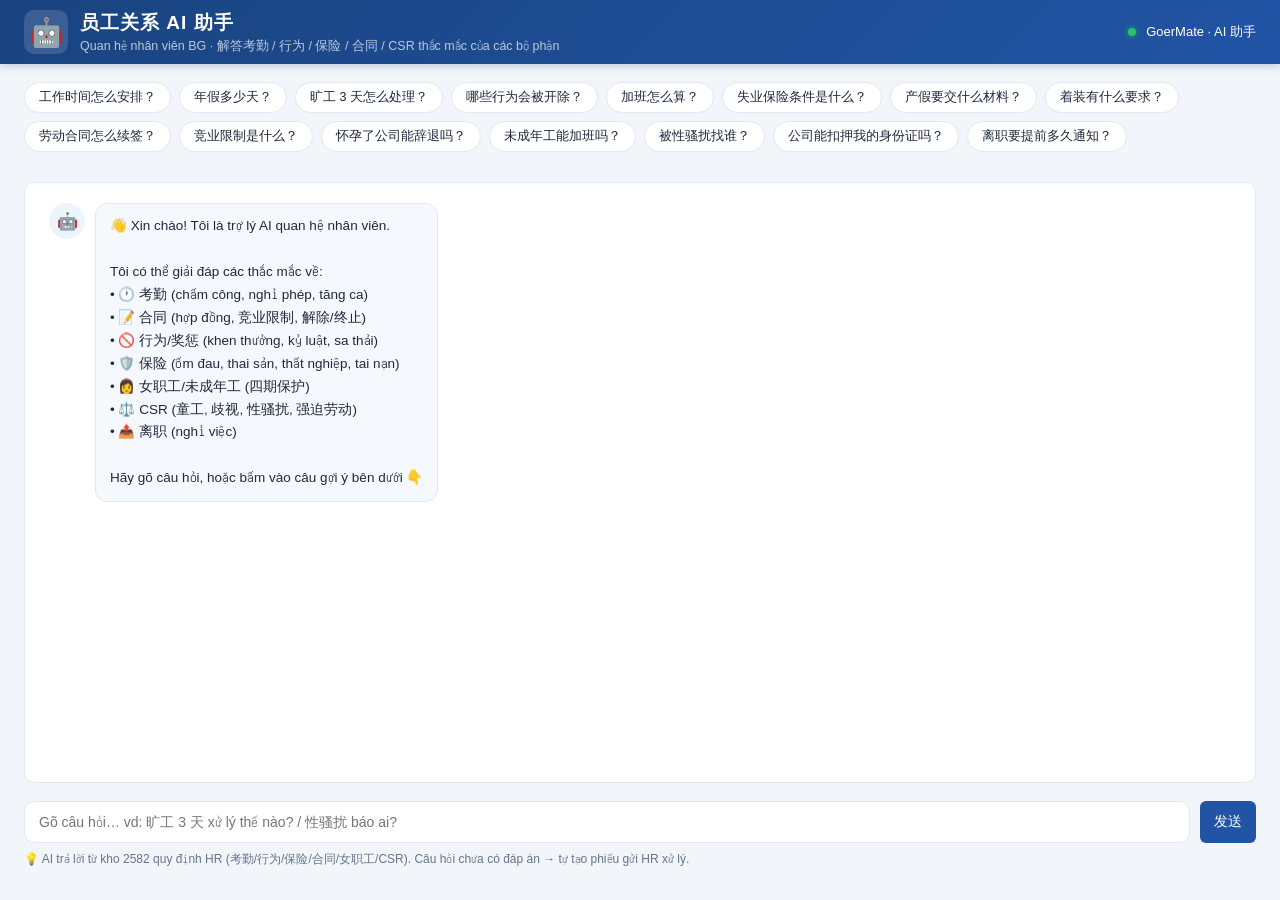
<file: laodong-ai.html>
<!DOCTYPE html>
<html lang="zh-CN">
<head>
<meta charset="UTF-8">
<meta name="viewport" content="width=device-width, initial-scale=1.0">
<title>员工关系 AI 助手</title>
<link rel="stylesheet" href="assets/style.css">
<style>
body{min-width:900px}
.hidden{display:none!important}
.chat-wrap{display:flex;flex-direction:column;height:calc(100vh - 64px)}
.msg-list{flex:1;overflow-y:auto;padding:20px 24px;background:#fff;border:1px solid var(--border);border-radius:10px;margin:18px 0}
.msg{display:flex;gap:10px;margin-bottom:16px;max-width:85%}
.msg.user{flex-direction:row-reverse;margin-left:auto}
.msg .avatar{width:36px;height:36px;border-radius:50%;display:flex;align-items:center;justify-content:center;font-size:17px;flex-shrink:0}
.msg.bot .avatar{background:var(--blue-light)}
.msg.user .avatar{background:#e8f0fa}
.msg .bubble{background:#f5f8fc;border:1px solid var(--border);border-radius:12px;padding:11px 14px;font-size:13.5px;line-height:1.7;white-space:pre-wrap}
.msg.user .bubble{background:var(--blue);color:#fff;border-color:var(--blue)}
.msg .src{display:block;margin-top:6px;font-size:11.5px;color:var(--muted)}
.msg.user .src{color:rgba(255,255,255,.75)}
.chips{display:flex;gap:8px;flex-wrap:wrap;margin-bottom:12px}
.chip{background:#fff;border:1px solid var(--border);border-radius:999px;padding:6px 14px;font-size:12.5px;cursor:pointer;transition:.15s;color:var(--text)}
.chip:hover{border-color:var(--blue);color:var(--blue);background:var(--blue-light)}
.input-row{display:flex;gap:10px}
.input-row input{flex:1;padding:12px 14px;border:1px solid var(--border);border-radius:10px;font-size:14px}
.input-row input:focus{outline:none;border-color:var(--blue);box-shadow:0 0 0 3px rgba(33,84,165,.12)}
.ticket-note{font-size:12px;color:var(--muted);margin-top:8px}
</style>
</head>
<body>

<header class="topbar">
  <div class="brand">
    <div class="logo">🤖</div>
    <div class="brand-text">
      <h1>员工关系 AI 助手</h1>
      <p>Quan hệ nhân viên BG · 解答考勤 / 行为 / 保险 / 合同 / CSR thắc mắc của các bộ phận</p>
    </div>
  </div>
  <div class="userbox"><span class="online-dot"></span><span class="uname">GoerMate · AI 助手</span></div>
</header>

<main class="main chat-wrap">
  <div class="chips" id="chips"></div>

  <div class="msg-list" id="msgList"></div>

  <div class="input-row">
    <input type="text" id="qInput" placeholder="Gõ câu hỏi… vd: 旷工 3 天 xử lý thế nào? / 性骚扰 báo ai?">
    <button class="btn btn-blue" id="btnSend">发送</button>
  </div>
  <div class="ticket-note">💡 AI trả lời từ kho 2582 quy định HR (考勤/行为/保险/合同/女职工/CSR). Câu hỏi chưa có đáp án → tự tạo phiếu gửi HR xử lý.</div>
</main>

<script>
(function(){
  // ===== Kho tri thức (từ 2582 quy định HR GoerTek đã đọc) =====
  // Mỗi mục: k = từ khóa (tiếng Trung + tiếng Việt), a = đáp án, s = nguồn
  var KB = [
    // ---- 考勤 (ZZ.7.7.3) ----
    { k:['工作时间','làm việc','work time','time','giờ làm','上班时间','作息','giờ hành chính'],
      a:'🕐 Giờ làm việc (ZZ.7.7.3):\n• 6 ngày/tuần × 8 giờ = 48 giờ/tuần; nghỉ trưa 60 phút (không tính giờ công).\n• Khối gián tiếp: 8:00–12:00, 13:00–17:00.\n• Khối vận hành: chia 7 nhóm luân phiên nghỉ (nhóm 1 nghỉ thứ 2… nhóm 7 nghỉ CN); ngày nghỉ trùng lễ → nghỉ bù ngày làm việc kế tiếp.',
      s:'ZZ.7.7.3 越南歌尔考勤休假管理制度' },
    { k:['迟到','早退','旷工','đi muộn','về sớm','đi trễ','định nghĩa','cúp','bỏ việc','nghỉ không phép','nghỉ ngang','tự ý nghỉ','vắng mặt','vắng không phép','cúp mấy ngày','bỏ việc mấy ngày'],
      a:'⏰ Đi muộn / Về sớm / Cúp (vắng không phép) — ZZ.7.7.3 + ZZ.7.7.7:\n• Đi muộn: đến sau giờ làm trong vòng 30 phút.\n• Về sớm: rời trước giờ tan trong vòng 30 phút.\n• Cúp (vắng không phép): đến muộn trên 30 phút / về sớm trên 30 phút / vắng không lý do.\n• Hậu quả: cúp liên tục 5 ngày, hoặc 30 ngày cộng dồn 5 ngày, hoặc 365 ngày cộng dồn 20 ngày → sa thải (ZZ.7.7.7). Dưới ngưỡng đó (ví dụ cúp 3 ngày) chưa đủ căn cứ sa thải nhưng vẫn bị xử lý kỷ luật theo quy định.',
      s:'ZZ.7.7.3 越南歌尔考勤休假管理制度' },
    { k:['年假','phép năm','annual leave','12天','nghỉ phép năm','nghỉ năm'],
      a:'🌴 Phép năm (ZZ.7.7.3): tính từ 1/1–31/12 hằng năm, 12 ngày; thâm niên đủ 5 năm +1 ngày, đủ 10 năm +2 ngày.',
      s:'ZZ.7.7.3 越南歌尔考勤休假管理制度' },
    { k:['请假','nghỉ phép','xin nghỉ','nghỉ lễ','ngày lễ','节假日','lễ','休假','事假','病假','婚假','丧假','护理假','产检假','leave'],
      a:'📋 Loại phép (ZZ.7.7.3): phép việc riêng (trên 15 ngày/năm phải công ty duyệt, tối đa 60 ngày), phép ốm, phép cưới (trong 3 tháng kể từ khi đăng ký), phép tang, phép chăm sóc, phép khám thai, phép thai sản, phép cho con bú…',
      s:'ZZ.7.7.3 越南歌尔考勤休假管理制度' },
    { k:['加班','tăng ca','overtime','OT','晚加班','休息日加班','làm thêm'],
      a:'⚙️ Tăng ca (ZZ.7.7.3):\n• Tăng ca tối: khối vận hành đăng ký danh sách đầu tháng; khối gián tiếp nộp trước 24:00 (ca đêm trước 12:00 hôm sau), cấp quản lý trực tiếp duyệt.\n• Tăng ca ngày nghỉ: cung cấp danh sách được trưởng bộ phận/trung tâm duyệt trước 1 ngày.\n• Tăng ca lễ: trước 1 ngày, cấp trung tâm duyệt.\n• Giờ tăng ca = lấy giá trị nhỏ giữa giờ đăng ký và giờ quẹt thẻ thực tế.',
      s:'ZZ.7.7.3 越南歌尔考勤休假管理制度' },
    { k:['考勤确认','xác nhận','chấm công xác nhận','打卡','刷脸','iGoer','G-HRMS','xác nhận công'],
      a:'📱 Xác nhận chấm công (ZZ.7.7.3): từ ngày 2–4 hằng tháng, trước 24:00 xác nhận công tháng trước trên iGoer APP hoặc G-HRMS (giờ công/phép/tăng ca). Không xác nhận thì tính lương theo số liệu hệ thống.',
      s:'ZZ.7.7.3 越南歌尔考勤休假管理制度' },
    { k:['补休','nghỉ bù','换休','调休','nghỉ đổi'],
      a:'🔁 Nghỉ bù (ZZ.7.7.3): tăng ca ngày nghỉ được nghỉ bù trong vòng 6 tháng sau khi tăng ca.',
      s:'ZZ.7.7.3 越南歌尔考勤休假管理制度' },
    { k:['补卡','补刷卡','补刷','bù quẹt thẻ','bù thẻ','quẹt bù','quên quẹt thẻ','quá số lần bù thẻ','bù quẹt thẻ mấy lần','bù thẻ bao nhiêu lần','bù quẹt thẻ 5 lần'],
      a:'💳 Bù quẹt thẻ / 补卡（ZZ.7.7.3）：\n• Bù quẹt thẻ do nguyên nhân cá nhân: mỗi tháng tối đa 4 lần.\n• Vượt quá 4 lần (từ lần thứ 5) → xử lý theo 《越南歌尔员工行为规范及奖惩管理规定》(ZZ.7.7.7) — có thể bị kỷ luật / xử phạt.\n• Phải tự đăng ký xử lý bất thường chấm công trên G-HRMS / iGoer; không được nhờ người khác quẹt hộ hoặc quẹt hộ người khác.',
      s:'ZZ.7.7.3 越南歌尔考勤休假管理制度 + ZZ.7.7.7 员工行为规范及奖惩管理规定' },

    // ---- 行为/奖惩 (ZZ.7.7.7) ----
    { k:['奖励','khen thưởng','嘉奖','记功','记大功','thưởng','reward','khen'],
      a:'🏅 Khen thưởng (ZZ.7.7.7): biểu dương 100–300 nghìn VNĐ; ghi công 300 nghìn–2 triệu VNĐ; ghi công lớn 2–4 triệu VNĐ (phòng ngừa sự cố, cứu hộ, tố giác vi phạm, đạt danh hiệu lao động tiên tiến, nhặt của rơi trả lại…).',
      s:'ZZ.7.7.7 越南歌尔员工行为规范及奖惩管理规定' },
    { k:['处罚','kỷ luật','处分','警告','革职','开除','惩罚','xử lý kỷ luật','hình thức kỷ luật'],
      a:'⚠️ Các hình thức kỷ luật (từ nhẹ đến nặng, ZZ.7.7.7):\n1) Khiển trách (bằng văn bản); 2) Kéo dài thời hạn tăng lương (≤6 tháng); 3) Cách chức (cán bộ quản lý); 4) Sa thải (chấm dứt hợp đồng, chỉ khi pháp luật cho phép).\n• Trong 3 tháng bị khiển trách rồi tái phạm → kéo dài tăng lương/cách chức; trong 6 tháng tái phạm → sa thải.',
      s:'ZZ.7.7.7 越南歌尔员工行为规范及奖惩管理规定' },
    { k:['开除','辞退','sa thải','严重违纪','终止合同','đuổi việc','解雇','nghỉ việc bắt buộc'],
      a:'🚫 Sa thải (vi phạm nghiêm trọng, ZZ.7.7.7): trộm cắp/cờ bạc/ma túy/cố ý gây thương tích, lộ bí mật kinh doanh/xâm phạm sở hữu trí tuệ, cúp liên tục 5 ngày hoặc 30 ngày cộng dồn 5 ngày hoặc 365 ngày cộng dồn 20 ngày, quấy rối tình dục/ngoại tình, nhận hối lộ, lộ lương, khai man hồ sơ (CMND/giấy tờ giả)…',
      s:'ZZ.7.7.7 越南歌尔员工行为规范及奖惩管理规定' },
    { k:['打架','đánh nhau','xô xát','冲突','gây thương tích','ẩu đả'],
      a:'👊 Đánh nhau (ZZ.7.7.7): lần đầu, xây xát nhẹ, do tranh cãi/tự vệ, chủ động xin lỗi và khắc phục hậu quả → khiển trách/giáo dục. Nghiêm trọng (không xin lỗi, cố ý gây thương tích, gây tàn tật) → có thể sa thải.',
      s:'ZZ.7.7.7 越南歌尔员工行为规范及奖惩管理规定' },
    { k:['着装','trang phục','服装','穿衣服','mặc quần áo','dress code','đồng phục'],
      a:'👔 Trang phục (ZZ.7.7.7): nữ không mặc áo hở rốn, váy ngắn (quá gối trên 10cm), áo dây, xuyên thấu, hở lưng/hở eo/hở ngực; nam không mặc quần đùi, áo ba lỗ hoặc cởi trần.',
      s:'ZZ.7.7.7 越南歌尔员工行为规范及奖惩管理规定' },
    { k:['赔偿','bồi thường','đền bù','đền','bồi hoàn','hỏng','hư hỏng','损坏','财产损失','thiệt hại','máy tính'],
      a:'💸 Bồi thường kinh tế (ZZ.7.7.7): cố ý làm hỏng → bồi thường theo giá gốc; sơ suất → theo mức (thiệt hại ≤1,5 triệu: 0–600 nghìn; 1,5–3 triệu: 600 nghìn–1,5 triệu; 3–15 triệu: 1,5–8 triệu; 15–30 triệu: 8–30 triệu).',
      s:'ZZ.7.7.7 越南歌尔员工行为规范及奖惩管理规定' },

    // ---- 保险 (ZZ.7.7.13) ----
    { k:['保险','bảo hiểm','社保','BHXH','BHYT','BHTN','bảo hiểm xã hội'],
      a:'🛡️ Bảo hiểm (ZZ.7.7.13):\n• Bắt buộc: BHXH, BHYT, BHTN, TNLĐ-BNN (tai nạn lao động – bệnh nghề nghiệp).\n• Gồm phép ốm, thai sản, phục hồi, thất nghiệp, tai nạn… theo Luật BHXH Việt Nam.',
      s:'ZZ.7.7.13 越南歌尔保险管理制度' },
    { k:['失业','thất nghiệp','失业保险','trợ cấp thất nghiệp'],
      a:'📉 Bảo hiểm thất nghiệp (ZZ.7.7.13): hợp đồng 24 tháng, đóng BH đủ 12 tháng + đăng ký tại trung tâm việc làm trong 3 tháng + sau 10 ngày đăng ký chưa có việc. Trợ cấp = 60% × lương bình quân 6 tháng trước khi nghỉ (không quá 5 lần lương tối thiểu vùng); đóng 12–36 tháng được 3 tháng trợ cấp, cứ đủ 12 tháng +1 tháng, tối đa 12 tháng.',
      s:'ZZ.7.7.13 越南歌尔保险管理制度' },
    { k:['产假','thai sản','生育','maternity','sinh con','nghỉ sinh','chế độ thai sản'],
      a:'🤱 Thai sản (ZZ.7.7.13): theo Luật BHXH điều 52–54. Hồ sơ: giấy khai sinh/trích lục khai sinh (công chứng), giấy chứng nhận của bệnh viện… Sảy thai/nạo/phá thai chết lưu: giấy ra viện hoặc giấy nghỉ ốm (ghi tuần tuổi thai).\n• Sinh con thứ 2 phải cung cấp ảnh VNeID (hiển thị đủ các con) hoặc giấy khai sinh con đầu + cam kết.',
      s:'ZZ.7.7.13 越南歌尔保险管理制度' },
    { k:['病假','ốm đau','nghỉ ốm','sick leave','康复','dưỡng sức','nghỉ dưỡng'],
      a:'🏥 Phép ốm/Phục hồi (ZZ.7.7.13): phép ốm theo Luật BHXH điều 43. Sau ốm 30 ngày đi làm lại mà sức khỏe chưa hồi phục → nghỉ dưỡng sức 5–10 ngày (điều trị dài ngày 10 ngày/phẫu thuật 7 ngày/khác 5 ngày), trợ cấp mỗi ngày = 30% mức chuẩn.',
      s:'ZZ.7.7.13 越南歌尔保险管理制度' },

    // ---- 劳动合同 (ZZ.7.7.4 / ZZ.7.7.5) ----
    { k:['劳动合同','hợp đồng lao động','hợp đồng','ký hợp đồng','签合同','contract','loại hợp đồng','续签','换签','新签'],
      a:'📝 Hợp đồng lao động (ZZ.7.7.4 / ZZ.7.7.5):\n• Theo Bộ luật Lao động Việt Nam 2019.\n• HR phụ trách ký mới / gia hạn / đổi / thay đổi / chấm dứt; trước khi gia hạn có《Phiếu ý định gia hạn》.\n• Bản Việt Nam: ZZ.7.7.5; bản nội địa: ZZ.7.7.4.',
      s:'ZZ.7.7.4 + ZZ.7.7.5 劳动合同及协议管理制度' },
    { k:['解除合同','终止合同','chấm dứt hợp đồng','解除','hủy hợp đồng','到期不续','退休','nghỉ hưu'],
      a:'📤 Chấm dứt/thanh lý hợp đồng (ZZ.7.7.4):\n• Chấm dứt: theo ngày thỏa thuận, công ty đề xuất chấm dứt và gửi thông báo.\n• Thanh lý: hết hạn không gia hạn, đến tuổi nghỉ hưu, các trường hợp pháp luật quy định.\n• Văn bản chấm dứt/thanh lý lưu ít nhất 2 năm.',
      s:'ZZ.7.7.4 劳动合同及协议管理制度' },
    { k:['竞业限制','竞业禁止','cấm cạnh tranh','non-compete','离职后不去竞争对手','thỏa thuận cạnh tranh'],
      a:'🔒 Cấm cạnh tranh (ZZ.7.7.9 / ZZ.7.7.5):\n• Đối tượng: quản lý/kỹ thuật bậc 17 trở lên + người có nghĩa vụ bảo mật (nắm công nghệ cốt lõi/khách hàng quan trọng/bí mật kinh doanh).\n• Thời hạn: trong thời gian làm việc + sau khi nghỉ, tối đa ≤2 năm.\n• Vi phạm: hoàn trả tiền bồi thường + nộp phạt 10 lần tổng lương 12 tháng trước khi nghỉ + bồi thường thiệt hại.',
      s:'ZZ.7.7.9 竞业限制管理制度' },

    // ---- 女职工/未成年工 (ZZ.7.7.12) ----
    { k:['女职工','女工','nữ','四期','经期','孕期','哺乳','怀孕','bầu','mang thai','thai kỳ','bảo vệ phụ nữ'],
      a:'👩 Bảo vệ lao động nữ \"bốn kỳ\" (ZZ.7.7.12):\n• Không được từ chối tuyển/sa thải/giảm lương vì lý do kết hôn/mang thai/sinh/con bú.\n• Kỳ kinh: cấm nước lạnh/nhiệt độ thấp/trên cao/lao động nặng.\n• Thai kỳ: được điều chuyển công việc; mang thai đủ 7 tháng không được kéo dài giờ hoặc làm ca đêm.\n• Cho con bú (con dưới 12 tháng): không được kéo dài giờ và ca đêm.',
      s:'ZZ.7.7.12 女职工与未成年工保护管理制度' },
    { k:['未成年工','未满18','vị thành niên','16-18','未成年','lao động vị thành niên','trẻ vị thành niên'],
      a:'🧒 Lao động vị thành niên (16–18 tuổi, ZZ.7.7.12):\n• Khám sức khỏe đầu vào (công ty trả phí) + huấn luyện an toàn 3 cấp trước khi làm.\n• Không được bố trí 18 công việc cấm (bụi/độc hại/trên cao/hầm mỏ/phóng xạ/dễ cháy nổ…).\n• Nguyên tắc không tăng ca, không ca đêm.\n• Khám sức khỏe định kỳ (trước khi làm / đủ 1 năm / đủ 18 tuổi tái khám), đánh giá rủi ro hằng năm.',
      s:'ZZ.7.7.12 女职工与未成年工保护管理制度' },

    // ---- CSR (ZZ.7.9) ----
    { k:['童工','child labor','trẻ em','未满16','lao động trẻ em','雇佣童工','dùng trẻ em'],
      a:'🚸 Cấm lao động trẻ em (ZZ.7.9.4):\n• Định nghĩa: dưới 15 tuổi / dưới tuổi giáo dục bắt buộc / dưới tuổi lao động tối thiểu (lấy giá trị lớn nhất); Trung Quốc chỉ dưới 16 tuổi.\n• Mọi khâu sản xuất không tuyển, không hỗ trợ tuyển lao động trẻ em; tuyển dụng kiểm tra giấy tờ chặt chẽ.\n• Xử lý khi tuyển nhầm: ngừng việc ngay (vẫn trả lương) → khám sức khỏe → được Sở LĐ đồng ý đưa về/điều trị → đảm bảo học hết bậc giáo dục bắt buộc, kế hoạch khắc phục kéo dài trên 6 tháng.',
      s:'ZZ.7.9.4 禁止使用童工管理制度' },
    { k:['歧视','phân biệt đối xử','discrimination','kỳ thị','性别歧视','不公正'],
      a:'⚖️ Chống phân biệt đối xử (ZZ.7.9.5): không được phân biệt vì chủng tộc, màu da, tuổi, giới tính, khuynh hướng tính dục, dân tộc, vùng miền, khuyết tật, tôn giáo, chính kiến, công đoàn, quốc tịch, tình trạng hôn nhân/gia đình.\n• Bệnh tật: không được yêu cầu nộp hồ sơ bệnh án (trừ vị trí nguy hại).\n• Người khuyết tật: được bảo vệ hợp lý và bố trí phù hợp.',
      s:'ZZ.7.9.5 反歧视、反骚扰、反虐待管理制度' },
    { k:['性骚扰','骚扰','quấy rối','quấy rối tình dục','harassment','sexual harassment','sàm sỡ'],
      a:'🚨 Chống quấy rối tình dục (ZZ.7.9.5):\n• Định nghĩa: xâm phạm/yêu cầu tình dục không mong muốn, lời nói/hành động/trò đùa/bình luận mang hàm ý tình dục, phô bày tài liệu khiêu dâm, lấy phục tùng tình dục làm điều kiện tuyển dụng/thăng tiến… (11 mục).\n• Cấm cả chiều dọc (quản lý–công nhân) và chiều ngang (giữa công nhân).\n• Nạn nhân được khiếu nại, công ty hỗ trợ y tế/tâm lý/pháp lý và bảo mật.',
      s:'ZZ.7.9.5 反歧视、反骚扰、反虐待管理制度' },
    { k:['虐待','体罚','bạo hành','đánh đập','chửi mắng','đối xử tệ','精神骚扰','humiliation'],
      a:'🛑 Chống bạo hành (ZZ.7.9.5): cấm trừng phạt thân thể, quấy rối thể xác/tinh thần, ngược đãi, tra tấn.\n• Quản lý lấy giáo dục là chính, không đánh mắng, không lời lẽ thô bạo.\n• Bảo vệ không được xử phạt quá phạm vi, không hạn chế tự do nhân viên.\n• Nhân viên được khiếu nại lên công đoàn.',
      s:'ZZ.7.9.5 反歧视、反骚扰、反虐待管理制度' },
    { k:['强迫劳动','cưỡng bức lao động','forced labor','ép làm','押金','招聘费','扣押证件','giữ giấy tờ','没收身份证','身份证','căn cước','cmnd','chứng minh','扣押','tịch thu','giữ giấy'],
      a:'⛓️ Cấm lao động cưỡng bức (ZZ.7.9.6):\n• Tự nguyện làm việc; nhân viên tự giữ giấy tờ (không giữ bản gốc); không thu phí tuyển dụng/tiền cọc.\n• Tự do đi lại (uống nước/đi vệ sinh vẫn trả lương); tăng ca tự nguyện, được từ chối.\n• Không đặt chỉ tiêu phải vượt giờ công bình thường mới đạt/lĩnh lương tối thiểu.\n• Nhân viên được nghỉ việc bất cứ lúc nào, thời hạn báo trước theo luật.',
      s:'ZZ.7.9.6 禁止强迫劳动管理制度' },

    // ---- 外籍 / 新加坡 / 离职 ----
    { k:['外籍','外国人','expat','nước ngoài','người nước ngoài','外派越南','chuyên gia'],
      a:'🌏 Lao động nước ngoài (ZZ.7.7.8 Việt Nam): quy định nhân viên nước ngoài làm việc tại Việt Nam (tuyển/biệt phái/công tác).\n• Ăn ở, xe đưa đón do trung tâm hành chính Việt Nam phụ trách.\n• Quy tắc hành vi như cam kết: chấp hành pháp luật, giao thông, không cờ bạc, không ngủ ngoài, không đổi ngoại tệ trái phép…',
      s:'ZZ.7.7.8 越南歌尔外籍员工行为规范管理制度' },
    { k:['新加坡','singapore','远程办公','work from home','灵活办公','flexible','在家办公'],
      a:'🇸🇬 Chấm công/nghỉ phép Singapore (ZZ.7.7.15):\n• Nghỉ phép: phép năm, phép cưới, phép tang, phép huấn luyện quân sự dự bị (NS reservist), thai sản…\n• Làm việc linh hoạt/từ xa: được sếp duyệt trước có thể làm tại nhà; phải giữ hiệu quả/bảo mật/chuyên nghiệp như tại công ty.',
      s:'ZZ.7.7.15 新加坡考勤与休假制度' },
    { k:['离职','nghỉ việc','resign','thôi việc','辞职','xin nghỉ việc','离职交接','bàn giao'],
      a:'📤 Nghỉ việc:\n• Nhân viên chốt công trước 1 ngày khi nghỉ (ZZ.7.7.3).\n• Được đề nghị nghỉ bất cứ lúc nào, thời hạn báo trước theo Bộ luật Lao động Việt Nam (ZZ.7.9.6).\n• Bàn giao/phê duyệt, kiểm toán rời nhiệm có quy trình riêng (cán bộ quản lý phải kiểm toán rời nhiệm ZZ.7.4.19).',
      s:'ZZ.7.7.3 + ZZ.7.9.6 + ZZ.7.4.19' },

    // ---- 保密 (chung) ----
    { k:['保密','bảo mật','泄露','tiết lộ','商业秘密','bí mật kinh doanh','thông tin mật'],
      a:'🔐 Bảo mật: lộ bí mật kinh doanh/công nghệ của công ty là vi phạm nghiêm trọng, có thể bị sa thải (ZZ.7.7.7). Sau khi nghỉ vẫn phải thực hiện《Thỏa thuận bảo mật》《Thỏa thuận cấm cạnh tranh》(ZZ.7.7.4). Vi phạm cấm cạnh tranh phạt tối đa 10 lần lương 12 tháng trước khi nghỉ (ZZ.7.7.9).',
      s:'ZZ.7.7.4 + ZZ.7.7.7 + ZZ.7.7.9' },

    // ---- 医疗期 / 国内考勤 (ZZ.7.7.1/7.7.2) ----
    { k:['医疗期','病假期限','医疗','nghỉ ốm dài hạn','thời gian điều trị','chữa bệnh'],
      a:'🏥 Thời gian điều trị (nội địa ZZ.7.7.1/7.7.2):\nThâm niên ≤10 năm: làm tại công ty ≤5 năm→3 tháng(chu kỳ 6 tháng), >5 năm→6 tháng(chu kỳ 12 tháng).\nThâm niên >10 năm: ≤5 năm→6 tháng(12), 5-10 năm→9 tháng(15), 10-15 năm→12 tháng(18), 15-20 năm→18 tháng(24), >20 năm→24 tháng(30).',
      s:'ZZ.7.7.1/7.7.2 考勤休假管理制度（国内）' },
    { k:['陪产假','陪产','paternity','弹性','免刷卡','弹性工作','国内考勤','潍坊','东莞','南京','西安','南宁','青岛','điểm danh linh hoạt','考勤系统'],
      a:'🏢 Chấm công nội địa (ZZ.7.7.1/7.7.2):\n• Duy Phường/Nghi Thủy/Vinh Thành: làm việc linh hoạt, miễn quẹt thẻ, thống kê ca, đóng chu kỳ chấm công; phép năm theo cấp/thâm niên.\n• Các công ty con khác (Đông Quản/Nam Kinh/Tây An/Nam Ninh/Thanh Đảo): cùng nguồn với bản chính, có ngày nghỉ riêng theo vùng (phép cưới Nam Kinh, ngày nghỉ Tây An/Nam Ninh, khối gián tiếp Thanh Đảo nghỉ phép hưởng lương tối thiểu 0,5 giờ).\n• Thai sản, phép theo chồng, phép khám thai, phép cho con bú, nghỉ bù, phép ốm (bệnh viện chỉ định) đều theo quy định.',
      s:'ZZ.7.7.1/7.7.2 考勤休假管理制度（国内）' },

    // ---- 作风承诺书 (ZZ.7.7.7_04) ----
    { k:['承诺书','作风','cam kết','不赌博','不兑换外币','不外宿','晚归','酒驾','交通','đổi ngoại tệ','ở ngoài','đánh bạc'],
      a:'📜 Cam kết hành vi tác phong (ZZ.7.7.7_04, nhân viên chi nhánh Việt Nam ký):\n• Chấp hành nghiêm pháp luật Việt Nam, không bàn chủ đề chính trị/lịch sử nhạy cảm.\n• Không lái xe không bằng lái, không rượu bia lái xe, không vượt tốc độ, vượt đèn đỏ, không đội mũ bảo hiểm.\n• Không tham gia vàng bạc/ma túy/đánh bạc.\n• Ở ký túc xá khi biệt phái: không về muộn (sau 12h), không ngủ ngoài, không cho người lạ ở lại; ra ngoài đi ≥2 người.\n• Không đổi ngoại tệ trái phép; xuất cảnh mang USD<5000$, VND<15 triệu.',
      s:'ZZ.7.7.7_04 越南基地作风行为规范承诺书' },

    // ---- 人事业务 (ZZ.7.7.10) ----
    { k:['人事业务','离职通知','试用期','转正','chuyển chính thức','亲属','亲属关系','申报','人事证明','收入证明','在职证明','社保缴纳证明','thông báo nghỉ','thân nhân','thử việc'],
      a:'📋 Nghiệp vụ nhân sự (ZZ.7.7.10):\n• Thời hạn báo nghỉ: thử việc báo trước 3 ngày, đã chính thức báo trước 30 ngày; ngày nghỉ trùng lễ→hoàn tất thủ tục trước lễ.\n• Kê khai quan hệ thân nhân: nhân viên khối gián tiếp bậc 7 trở lên (vợ/chồng, cha mẹ, con, anh chị em…), chủ động khai khi phỏng vấn, nhận việc, thăng chức, điều chuyển, thay đổi hôn nhân.\n• Giấy xác nhận nhân sự: thu nhập/đang làm việc/đóng BHXH, ký điện tử hoặc máy tự phục vụ.',
      s:'ZZ.7.7.10 人事业务管理制度' },

    // ---- 员工档案 (ZZ.7.7.11 / ZZ.7.7.14) ----
    { k:['档案','hồ sơ','档案借阅','档案销毁','员工档案','保密档案','hồ sơ nhân viên','查阅'],
      a:'🗂️ Hồ sơ nhân viên (ZZ.7.7.11):\n• Phân cấp: loại A (vĩnh viễn), loại B (vĩnh viễn), loại C (tiêu hủy định kỳ).\n• Nội dung: hồ sơ tuyển dụng, hợp đồng và thỏa thuận (lao động/bảo mật/cấm cạnh tranh/liêm chính/thực tập), đào tạo, phát triển tổ chức, hồ sơ lương.\n• Mượn/tra cứu phải đăng ký + lãnh đạo phụ trách duyệt; loại A/B lưu vĩnh viễn khi nghỉ việc.\n• Tiêu hủy: định kỳ (mỗi năm 1 lần), qua phê duyệt, 2 người xử lý + 1 người giám sát.',
      s:'ZZ.7.7.11 员工档案管理制度' },
    { k:['越南档案','电子档案','hồ sơ điện tử','truy cập hồ sơ','档案权限','备份'],
      a:'🗂️ Hồ sơ nhân viên Việt Nam (ZZ.7.7.14): quản lý hồ sơ giấy + điện tử. IT phụ trách an toàn dữ liệu, sao lưu định kỳ, phân quyền truy cập, kiểm tra truy cập bất thường. Hồ sơ điện tử là tài liệu mật nội bộ, chỉ người được phân quyền mới xem/in/tải.',
      s:'ZZ.7.7.14 越南歌尔员工档案管理制度' },

    // ---- 主管 (ZZ.7.4.16/17/19) ----
    { k:['红黄线','主管红线','主管','红黄线行为','十条','quản lý vi phạm'],
      a:'🔴 Đường đỏ – đường vàng của quản lý (ZZ.7.4.16): quy định rõ hành vi đường đỏ/đường vàng của cấp quản lý (10 chuẩn mực hành vi), cải thiện tác phong, xây dựng môi trường quản lý trong sạch, liêm chính, kỷ luật. Vi phạm xử lý theo mức độ và mức thiệt hại kinh tế.',
      s:'ZZ.7.4.16 主管红黄线行为管理制度' },
    { k:['问责','主管问责','trách nhiệm quản lý','问责制度','连坐','问责'],
      a:'⚖️ Truy cứu trách nhiệm quản lý (ZZ.7.4.17): quy định phân công/tình huống/cách thức/tiêu chuẩn truy cứu, rõ trách nhiệm trực tiếp và trách nhiệm quản lý. Khi nhân viên vi phạm nghiêm trọng, cấp quản lý phải chịu truy cứu và xử phạt theo cấp bậc.',
      s:'ZZ.7.4.17 主管问责管理制度' },
    { k:['离任审计','审计','离职审计','kiểm toán','离任'],
      a:'🔍 Kiểm toán rời nhiệm (ZZ.7.4.19): cán bộ/cấp quản lý rời nhiệm phải hoàn thành kiểm toán rời nhiệm (gồm trách nhiệm kiểm soát nội bộ), xử lý trước khi nghỉ.',
      s:'ZZ.7.4.19 离任审计管理制度' },

    // ---- 沟通关爱 / CSR审核 / 申诉 (ZZ.7.8.4 / ZZ.7.9.1-2) ----
    { k:['沟通','关爱','荣休','退休','工会','福利','phúc lợi','công đoàn','nghỉ hưu','quan tâm'],
      a:'💚 Giao tiếp & quan tâm nhân viên (ZZ.7.8.4): bao phủ toàn chu kỳ phát triển của nhân viên (tuyển → làm việc → nghỉ/vinh danh về hưu). Quan tâm nhân viên vinh danh về hưu do Đảng đoàn/Công đoàn phụ trách; phúc lợi đoàn viên công đoàn xem thêm ZZ.9.11.5.',
      s:'ZZ.7.8.4 员工全成长周期沟通关爱管理制度' },
    { k:['CSR','审核','客户审核','社会责任','验厂','kiểm toán khách hàng','audit'],
      a:'🏭 Kiểm toán CSR khách hàng (ZZ.7.9.1/7.9.2): quy định quản lý kiểm toán trách nhiệm xã hội doanh nghiệp (CSR) của khách hàng — thu thập nhu cầu kiểm toán hằng năm, kế hoạch kiểm toán, trình duyệt. Bản Việt Nam ZZ.7.9.2.',
      s:'ZZ.7.9.1/7.9.2 客户CSR审核管理制度' },
    { k:['申诉','投诉','举报','khiếu nại','tố cáo','举报渠道','维权','báo cáo'],
      a:'📣 Khiếu nại/tố cáo (ZZ.7.7.6/7.7.7): nhân viên được khiếu nại, tố cáo tới công đoàn hoặc bộ phận thanh tra/kiểm toán công ty, công ty phải tiếp nhận điều tra. Nạn nhân quấy rối/bạo hành được khiếu nại lên công đoàn và nhận hỗ trợ y tế/tâm lý/pháp lý (ZZ.7.9.5).',
      s:'ZZ.7.7.6/7.7.7 + ZZ.7.9.5' },
  ];

  var SUGGEST = [
    '工作时间怎么安排？','年假多少天？','旷工 3 天怎么处理？','哪些行为会被开除？',
    '加班怎么算？','失业保险条件是什么？','产假要交什么材料？','着装有什么要求？',
    '劳动合同怎么续签？','竞业限制是什么？','怀孕了公司能辞退吗？','未成年工能加班吗？',
    '被性骚扰找谁？','公司能扣押我的身份证吗？','离职要提前多久通知？'
  ];

  var list = document.getElementById('msgList');
  var chips = document.getElementById('chips');
  var input = document.getElementById('qInput');

  function addMsg(text, isUser, src){
    var d = document.createElement('div');
    d.className = 'msg ' + (isUser ? 'user' : 'bot');
    d.innerHTML = '<div class="avatar">'+(isUser?'👤':'🤖')+'</div><div class="bubble">'+escapeHtml(text)+(src?'<span class="src">📄 '+escapeHtml(src)+'</span>':'')+'</div>';
    list.appendChild(d);
    list.scrollTop = list.scrollHeight;
  }

  function escapeHtml(s){ return String(s).replace(/[&<>"']/g,function(c){return{'&':'&amp;','<':'&lt;','>':'&gt;','"':'&quot;',"'":'&#39;'}[c];}); }

  // Bỏ dấu tiếng Việt + lowercase để khớp chính xác (nghỉ việc == nghi viec)
  function norm(s){
    return String(s).toLowerCase()
      .normalize('NFD').replace(/[\u0300-\u036f]/g,'')
      .replace(/đ/g,'d');
  }

  // ===== Chào hỏi / cảm ơn / hỏi danh tính (trả lời tự nhiên) =====
  var GREETS = [
    { re:/^(alo|a lo|chao|xin chao|hello|hi|hey|chao ban|hi ban)\b/, a:'👋 Chào bạn! Tôi là trợ lý AI quan hệ nhân viên (员工关系 AI 助手) của GoerTek Việt Nam.\n\nTôi có thể giải đáp về: chấm công, nghỉ phép, tăng ca, hợp đồng, khen thưởng - kỷ luật, bảo hiểm, CSR... Bạn cần hỗ trợ gì?' },
    { re:/(cam on|thanks|thank you|thankyou|tks)/, a:'😊 Không có gì! Nếu còn thắc mắc gì cứ hỏi nhé.' },
    { re:/(ban la ai|may la ai|ai day|你是谁)/, a:'🤖 Tôi là trợ lý AI quan hệ nhân viên (员工关系 AI 助手) của GoerTek Việt Nam — giải đáp thắc mắc về chấm công, nghỉ phép, tăng ca, hợp đồng, khen thưởng - kỷ luật, bảo hiểm, CSR...' },
  ];
  function greet(q){
    var t = norm(q).replace(/[^a-z0-9]+/g, ' ').trim();
    for (var i=0;i<GREETS.length;i++){
      if (GREETS[i].re.test(t)) return GREETS[i].a;
    }
    return null;
  }

  function answer(q){
    var t = norm(q);
    var qw = t.split(/[^a-z0-9\u4e00-\u9fff]+/).filter(function(w){ return w.length >= 2; });
    var best = null, bestScore = 0;
    for (var i=0;i<KB.length;i++){
      var score = 0;
      // 1) từ khóa khớp chuỗi con trực tiếp — trọng số cao
      for (var j=0;j<KB[i].k.length;j++){
        var kw = norm(KB[i].k[j]);
        if (kw && t.indexOf(kw) >= 0) score += kw.length * 3;
      }
      // 2) khớp theo TỪ (word overlap) với từ khóa + nội dung đáp án — bắt thêm nhiều cách hỏi
      var hay = norm(KB[i].k.join(' ') + ' ' + KB[i].a);
      for (var w=0;w<qw.length;w++){
        if (hay.indexOf(qw[w]) >= 0) score += qw[w].length;
      }
      if (score > bestScore){ bestScore = score; best = KB[i]; }
    }
    if (best && bestScore > 0){ return best; }
    return null;
  }

  function related(q){
    var t = norm(q);
    var qw = t.split(/[^a-z0-9\u4e00-\u9fff]+/).filter(function(w){ return w.length >= 2; });
    var scored = [];
    for (var i=0;i<KB.length;i++){
      var sc = 0;
      var all = norm(KB[i].k.join(' ') + ' ' + KB[i].a);
      qw.forEach(function(w){ if (all.indexOf(w) >= 0) sc++; });
      if (sc > 0) scored.push({ s: KB[i].s, sc: sc });
    }
    scored.sort(function(a,b){ return b.sc - a.sc; });
    return scored.slice(0, 3).map(function(x){ return x.s; });
  }

  function respond(q){
    addMsg(q, true);
    var g = greet(q);
    if (g){ addMsg(g, false); return; }
    var r = answer(q);
    if (r){
      addMsg(r.a, false, r.s);
    } else {
      var rel = related(q);
      var hint = rel.length ? '\n\n💡 Có thể bạn muốn hỏi về:\n• ' + rel.join('\n• ') : '';
      addMsg('🤔 Tôi chưa tìm thấy đáp án khớp chính xác cho câu hỏi này trong kho quy định.' + hint + '\n\n📩 Nếu vẫn chưa đúng, câu hỏi sẽ được chuyển thành phiếu hỗ trợ gửi HR (quan hệ nhân viên) trả lời.', false);
    }
  }

  function renderChips(){
    SUGGEST.forEach(function(s){
      var c = document.createElement('div');
      c.className = 'chip'; c.textContent = s;
      c.addEventListener('click', function(){ respond(s); });
      chips.appendChild(c);
    });
  }

  document.getElementById('btnSend').addEventListener('click', function(){
    var v = input.value.trim();
    if (!v) return;
    input.value = '';
    respond(v);
  });
  input.addEventListener('keydown', function(e){ if (e.key==='Enter'){ document.getElementById('btnSend').click(); } });

  renderChips();
  addMsg('👋 Xin chào! Tôi là trợ lý AI quan hệ nhân viên.\n\nTôi có thể giải đáp các thắc mắc về:\n• 🕐 考勤 (chấm công, nghỉ phép, tăng ca)\n• 📝 合同 (hợp đồng, 竞业限制, 解除/终止)\n• 🚫 行为/奖惩 (khen thưởng, kỷ luật, sa thải)\n• 🛡️ 保险 (ốm đau, thai sản, thất nghiệp, tai nạn)\n• 👩 女职工/未成年工 (四期保护)\n• ⚖️ CSR (童工, 歧视, 性骚扰, 强迫劳动)\n• 📤 离职 (nghỉ việc)\n\nHãy gõ câu hỏi, hoặc bấm vào câu gợi ý bên dưới 👇', false);
})();
</script>
</body>
</html>
</file>
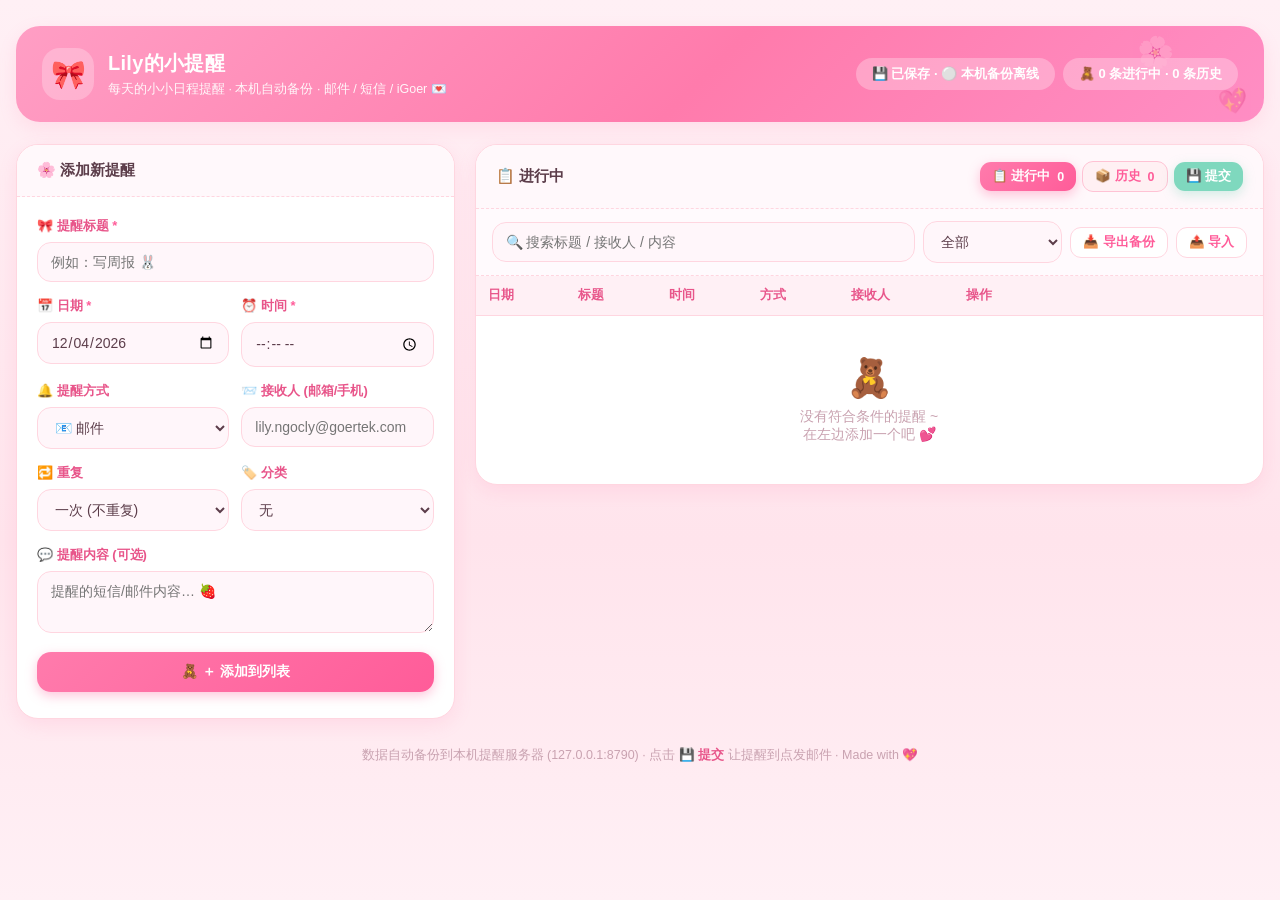
<file: reminder.html>
<!DOCTYPE html>
<html lang="zh-CN">
<head>
<meta charset="UTF-8">
<meta name="viewport" content="width=device-width, initial-scale=1.0">
<title>🌸 Lily的小提醒</title>
<style>
:root{
  --pink:#ff7bac; --pink-d:#ff5c99; --pink-deep:#e8558a;
  --bg:#fff0f5; --bg2:#ffe4ec; --card:#fff; --line:#ffd6e0;
  --text:#5c3d4a; --gray:#b08b98; --muted:#c9a2b0;
  --mint:#7fd8be; --sky:#8ecae6; --lemon:#ffd670;
  --shadow:0 6px 18px rgba(255,123,172,.14);
}
*{box-sizing:border-box;margin:0;padding:0}
body{
  font-family:"Segoe UI","Quicksand","Comic Sans MS",Roboto,"Microsoft YaHei",sans-serif;
  background:linear-gradient(180deg,#fff0f5,#ffe4ec 60%,#fff0f5);
  color:var(--text);min-height:100vh;
}
.wrap{max-width:1400px;margin:0 auto;padding:26px 16px 70px;position:relative;z-index:1}

.topbar{
  display:flex;align-items:center;justify-content:space-between;
  background:linear-gradient(135deg,#ff9ec4,#ff7bac 55%,#ff8ec4);
  color:#fff;border-radius:24px;padding:22px 26px;box-shadow:var(--shadow);
  margin-bottom:22px;position:relative;overflow:hidden;flex-wrap:wrap;gap:12px;
}
.topbar .brand{display:flex;align-items:center;gap:14px}
.topbar .logo{
  width:52px;height:52px;border-radius:18px;background:rgba(255,255,255,.25);
  display:flex;align-items:center;justify-content:center;font-size:28px;
  animation:bounce 2.2s infinite ease-in-out;
}
@keyframes bounce{0%,100%{transform:translateY(0)}50%{transform:translateY(-5px)}}
.topbar h1{font-size:20px;font-weight:700;letter-spacing:.3px}
.topbar p{font-size:12.5px;opacity:.92;margin-top:4px}
.topbar .right{display:flex;gap:8px;align-items:center;flex-wrap:wrap}
.count{background:rgba(255,255,255,.28);padding:7px 16px;border-radius:999px;font-weight:700;font-size:13px}
.sync-badge{background:rgba(255,255,255,.28);padding:7px 16px;border-radius:999px;font-weight:700;font-size:13px}
.topbar .sticker{position:absolute;font-size:30px;opacity:.35}
.topbar .s1{top:8px;right:90px;transform:rotate(12deg)}
.topbar .s2{bottom:6px;right:16px;transform:rotate(-10deg);font-size:24px}

.grid{display:grid;grid-template-columns:1fr 1.8fr;gap:20px;align-items:start}
@media(max-width:820px){.grid{grid-template-columns:1fr}}
.card{
  background:var(--card);border:1.5px solid var(--line);border-radius:22px;
  box-shadow:var(--shadow);overflow:hidden;
}
.card-head{display:flex;align-items:center;justify-content:space-between;padding:16px 20px;border-bottom:1.5px dashed var(--line);background:#fff8fb;flex-wrap:wrap;gap:10px}
.card-head h2{font-size:15px;font-weight:700;display:flex;align-items:center;gap:8px}
.card-body{padding:20px}

.field{margin-bottom:15px}
.field label{display:block;font-size:13px;font-weight:700;color:#e8558a;margin-bottom:7px}
.field .req{color:var(--pink-d)}
input[type=date],input[type=time],input[type=text],input[type=email],input[type=search],select,textarea{
  width:100%;padding:11px 13px;border:1.5px solid var(--line);border-radius:14px;font-size:14px;
  background:#fff6fa;color:var(--text);transition:.15s;font-family:inherit;
}
input:focus,select:focus,textarea:focus{outline:none;border-color:var(--pink);background:#fff;box-shadow:0 0 0 4px rgba(255,123,172,.14)}
textarea{resize:vertical;min-height:62px}
.row2{display:grid;grid-template-columns:1fr 1fr;gap:12px}
@media(max-width:520px){.row2{grid-template-columns:1fr}}

.btn{display:inline-flex;align-items:center;justify-content:center;gap:7px;padding:11px 17px;border:none;border-radius:14px;font-size:14px;font-weight:700;cursor:pointer;transition:.15s;white-space:nowrap}
.btn-pink{background:linear-gradient(135deg,#ff7bac,#ff5c99);color:#fff;box-shadow:0 4px 12px rgba(255,92,153,.35)}
.btn-pink:hover{transform:translateY(-1px);box-shadow:0 6px 16px rgba(255,92,153,.45)}
.btn-mint{background:var(--mint);color:#fff;box-shadow:0 4px 12px rgba(127,216,190,.35)}
.btn-mint:hover{transform:translateY(-1px)}
.btn-outline{background:#fff;color:var(--pink-d);border:1.5px solid var(--line)}
.btn-outline:hover{background:#fff0f5}
.btn-block{width:100%}
.btn-sm{padding:6px 12px;font-size:12.5px;border-radius:11px}
.btn-del{background:#fff0f3;color:var(--pink-d);border:1.5px solid #ffc2d4}
.btn-del:hover{background:var(--pink-d);color:#fff}
.actions{display:flex;gap:10px;margin-top:6px}

.list-tools{display:flex;gap:8px;padding:12px 16px;border-bottom:1.5px dashed var(--line);background:#fffafd;flex-wrap:wrap;align-items:center}
.list-tools input[type=search]{flex:1;min-width:140px;width:auto}
.list-tools select{width:auto;min-width:120px}

.table-wrap{overflow-x:auto}
table{width:100%;border-collapse:collapse;font-size:13.5px}
thead th{text-align:left;padding:11px 12px;background:#fff0f5;color:#e8558a;font-weight:700;font-size:12.5px;border-bottom:1.5px solid var(--line);white-space:nowrap}
tbody td{padding:12px;border-bottom:1px dashed var(--line);vertical-align:middle;white-space:nowrap}
tbody td:nth-child(2){white-space:normal}
tbody tr:hover{background:#fff6fa}
tbody tr:last-child td{border-bottom:none}
tr.hl-yellow{background:#fffbe6}
tr.hl-yellow:hover{background:#fff3c9}
tr.hl-red{background:#ffecec}
tr.hl-red:hover{background:#ffdede}
.tag{display:inline-block;padding:3px 11px;border-radius:999px;font-size:12px;font-weight:700;white-space:nowrap}
.tag-email{background:#ffe4ec;color:#e8558a}
.tag-sms{background:#e6f8f0;color:#2e9d77}
.tag-app{background:#e8f4fd;color:#4a8fc4}
.tag-other{background:#f6eede;color:#c2992e}
.tag-igoer{background:#eee6fb;color:#7a5bc4}
.title-cell{font-weight:700;display:inline}
.empty{padding:40px 20px;text-align:center;color:var(--muted);font-size:14px}
.empty .big{font-size:38px;display:block;margin-bottom:8px;animation:bounce 2.4s infinite}
.muted{color:var(--muted);font-size:12.5px}
.countdown{display:inline-block;font-size:11.5px;color:var(--pink-d);font-weight:700;background:#fff0f5;padding:2px 8px;border-radius:999px;margin-left:6px;white-space:nowrap}
.cat-dot{display:inline-block;width:10px;height:10px;border-radius:50%;margin-right:6px;vertical-align:middle}
.history-note{display:block;margin-top:3px;font-size:11.5px;color:var(--gray)}

.wd-row{display:flex;gap:8px;flex-wrap:wrap}
.wd-chip{width:38px;height:38px;border-radius:12px;border:1.5px solid var(--line);background:#fff6fa;color:var(--text);font-size:14px;font-weight:700;cursor:pointer;transition:.12s;display:inline-flex;align-items:center;justify-content:center}
.wd-chip.on{background:linear-gradient(135deg,#ff7bac,#ff5c99);color:#fff;border-color:transparent}

.modal-mask{position:fixed;inset:0;background:rgba(92,61,74,.4);display:none;align-items:center;justify-content:center;z-index:50;padding:16px}
.modal-mask.show{display:flex}
.modal{background:#fff;border-radius:20px;max-width:400px;width:100%;box-shadow:0 10px 40px rgba(0,0,0,.25);overflow:hidden;animation:pop .18s ease}
@keyframes pop{from{transform:scale(.92);opacity:0}to{transform:scale(1);opacity:1}}
.modal-head{display:flex;align-items:center;justify-content:space-between;padding:14px 18px;border-bottom:1.5px dashed var(--line)}
.modal-head h3{font-size:15px}
.modal-x{background:none;border:none;font-size:18px;cursor:pointer;color:var(--muted)}
.modal-tip{padding:18px;font-size:14px;color:var(--text);line-height:1.6}
.modal-foot{display:flex;justify-content:flex-end;gap:8px;padding:14px 18px;background:#fff8fb;border-top:1.5px dashed var(--line)}

#toast{position:fixed;left:50%;bottom:30px;transform:translateX(-50%) translateY(20px);background:#ff7bac;color:#fff;padding:12px 20px;border-radius:16px;font-size:13.5px;font-weight:600;opacity:0;pointer-events:none;transition:.25s;z-index:99;box-shadow:0 6px 18px rgba(255,123,172,.4)}
#toast.show{opacity:1;transform:translateX(-50%) translateY(0)}
.footer{text-align:center;color:var(--muted);font-size:12.5px;margin-top:28px}
.footer b{color:#e8558a}
</style>
</head>
<body>
<div class="wrap">

  <div class="topbar">
    <span class="sticker s1">🌸</span><span class="sticker s2">💖</span>
    <div class="brand">
      <div class="logo">🎀</div>
      <div>
        <h1>Lily的小提醒</h1>
        <p>每天的小小日程提醒 · 本机自动备份 · 邮件 / 短信 / iGoer 💌</p>
      </div>
    </div>
    <div class="right">
      <div class="sync-badge" id="syncBadge">💾 仅本地</div>
      <div class="count" id="totalCount">🧸 0 条提醒</div>
    </div>
  </div>

  <div class="grid">

    <!-- Form 添加/编辑 -->
    <div class="card">
      <div class="card-head"><h2 id="formTitle">🌸 添加新提醒</h2></div>
      <div class="card-body">
        <div class="field">
          <label>🎀 提醒标题 <span class="req">*</span></label>
          <input type="text" id="fTitle" placeholder="例如：写周报 🐰">
        </div>
        <div class="row2">
          <div class="field">
            <label>📅 日期 <span class="req">*</span></label>
            <input type="date" id="fDate">
          </div>
          <div class="field">
            <label>⏰ 时间 <span class="req">*</span></label>
            <input type="time" id="fTime">
          </div>
        </div>
        <div class="row2">
          <div class="field">
            <label>🔔 提醒方式</label>
            <select id="fMethod">
              <option value="email">📧 邮件</option>
              <option value="sms">📱 短信</option>
              <option value="app">💖 应用通知</option>
              <option value="igoer">💬 iGoer 提醒</option>
              <option value="other">✨ 其他</option>
            </select>
          </div>
          <div class="field">
            <label>📨 接收人 (邮箱/手机)</label>
            <input type="text" id="fTo" placeholder="lily.ngocly@goertek.com">
          </div>
        </div>
        <div class="row2">
          <div class="field">
            <label>🔁 重复</label>
            <select id="fRepeat">
              <option value="once">一次 (不重复)</option>
              <option value="daily">每天</option>
              <option value="weekdays">每周 · 指定星期</option>
              <option value="weekly">每周</option>
              <option value="monthly">每月</option>
            </select>
          </div>
          <div class="field">
            <label>🏷️ 分类</label>
            <select id="fCat">
              <option value="">无</option>
              <option value="work">🔴 工作</option>
              <option value="personal">🟢 个人</option>
              <option value="periodic">🔵 定期</option>
            </select>
          </div>
        </div>
        <div class="field" id="wdField" style="display:none">
          <label>📆 选择星期 (点选)</label>
          <div class="wd-row" id="wdRow"></div>
        </div>
        <div class="field" id="mdField" style="display:none">
          <label>📆 每月日期 (几号)</label>
          <select id="fMonthDay"></select>
        </div>
        <div class="field" id="skipSunField" style="display:none">
          <label>📅 周日 (Chủ Nhật)</label>
          <label style="display:flex;align-items:center;gap:8px;cursor:pointer;font-size:13.5px;color:var(--text);font-weight:400">
            <input type="checkbox" id="fSkipSunday" style="width:auto;height:auto"> 跳过周日 · 周日不提醒 (nghỉ Chủ Nhật)
          </label>
        </div>
        <div class="field">
          <label>💬 提醒内容 (可选)</label>
          <textarea id="fContent" placeholder="提醒的短信/邮件内容… 🍓"></textarea>
        </div>
        <div class="actions">
          <button class="btn btn-pink btn-block" id="btnAdd">🧸 ＋ 添加到列表</button>
        </div>
        <div class="actions">
          <button class="btn btn-outline btn-block" id="btnCancelEdit" style="display:none">↩ 取消编辑</button>
        </div>
      </div>
    </div>

    <!-- 列表 -->
    <div class="card">
      <div class="card-head">
        <h2 id="listTitle">📋 提醒列表</h2>
        <div style="display:flex;gap:6px;flex-wrap:wrap;align-items:center">
          <button class="btn btn-pink btn-sm" id="tabActive">📋 进行中 <span id="cntActive">0</span></button>
          <button class="btn btn-del btn-sm" id="tabHistory">📦 历史 <span id="cntHistory">0</span></button>
          <button class="btn btn-mint btn-sm" id="btnSubmit">💾 提交</button>
        </div>
      </div>
      <div class="list-tools">
        <input type="search" id="fSearch" placeholder="🔍 搜索标题 / 接收人 / 内容">
        <select id="fFilter">
          <option value="all">全部</option>
          <option value="today">今天</option>
          <option value="7d">7天内</option>
          <option value="15d">15天内</option>
          <option value="30d">1个月内</option>
          <option value="missed">🔴 今日已过点</option>
        </select>
        <button class="btn btn-outline btn-sm" id="btnExport">📥 导出备份</button>
        <button class="btn btn-outline btn-sm" id="btnImport">📤 导入</button>
      </div>
      <div class="card-body" style="padding:0">
        <div class="table-wrap">
          <table>
            <thead>
              <tr>
                <th>日期</th><th>标题</th><th>时间</th><th>方式</th><th>接收人</th><th style="min-width:170px">操作</th>
              </tr>
            </thead>
            <tbody id="listBody"></tbody>
          </table>
        </div>
        <div class="empty" id="emptyState" style="display:none"><span class="big">🧸</span>还没有提醒哦 ~<br>在左边添加一个吧 💕</div>
      </div>
    </div>

  </div>

  <div class="footer">数据自动备份到本机提醒服务器 (127.0.0.1:8790) · 点击 <b>💾 提交</b> 让提醒到点发邮件 · Made with 💖</div>
</div>

<!-- 确认弹窗 -->
<div class="modal-mask" id="confirmMask">
  <div class="modal">
    <div class="modal-head"><h3>⚠️ 确认操作</h3><button class="modal-x" data-close>✕</button></div>
    <p class="modal-tip" id="confirmMsg"></p>
    <div class="modal-foot">
      <button class="btn btn-outline" id="confirmCancel">取消</button>
      <button class="btn btn-pink" id="confirmOk">确定</button>
    </div>
  </div>
</div>

<input type="file" id="importFileInput" accept=".json" hidden>

<div id="toast"></div>

<script>
(function(){
  var KEY = 'reminder_schedule_v2';
  var WD_NAMES = {1:'一',2:'二',3:'三',4:'四',5:'五',6:'六',7:'日'};
  var CATS = {
    work: {label:'工作', color:'#ff5c99'},
    personal: {label:'个人', color:'#2e9d77'},
    periodic: {label:'定期', color:'#4a8fc4'}
  };
  var list = [];
  var currentTab = 'active'; // 'active' | 'history'
  var editingId = null;

  /* ---------- 基础工具 ---------- */
  function esc(s){ return String(s==null?'':s).replace(/[&<>"']/g, function(c){ return {'&':'&amp;','<':'&lt;','>':'&gt;','"':'&quot;',"'":'&#39;'}[c]; }); }
  function isoDate(d){ return d.getFullYear()+'-'+String(d.getMonth()+1).padStart(2,'0')+'-'+String(d.getDate()).padStart(2,'0'); }
  function addDays(d, n){ var x = new Date(d); x.setDate(x.getDate()+n); return x; }
  function genId(){ return 'r'+Date.now()+'-'+Math.random().toString(36).slice(2,8); }
  function normalize(r){
    return {
      id: r.id || genId(),
      title: r.title || '', date: r.date || '', time: r.time || '', method: r.method || 'email',
      to: r.to || '', content: r.content || '', repeat: r.repeat || 'once',
      weekdays: Array.isArray(r.weekdays) ? r.weekdays : [],
      star: !!r.star, category: r.category || '',
      monthDay: r.monthDay || '', skipSunday: !!r.skipSunday,
      archived: !!r.archived, archivedAt: r.archivedAt || null
    };
  }

  /* ---------- 本地存储 ---------- */
  function load(){
    // Gộp dữ liệu từ cả key cũ (reminder_schedule_v1) và key hiện tại (v2) — khôi phục dữ liệu nhắc cũ
    var merged = [];
    try{
      var v1 = JSON.parse(localStorage.getItem('reminder_schedule_v1')||'[]');
      var v2 = JSON.parse(localStorage.getItem('reminder_schedule_v2')||'[]');
      var arr1 = Array.isArray(v1) ? v1 : [];
      var arr2 = Array.isArray(v2) ? v2 : [];
      var seen = {};
      arr1.concat(arr2).forEach(function(r){
        if(r && r.id && !seen[r.id]){ seen[r.id] = true; merged.push(r); }
      });
      if(!merged.length) merged = (arr1.length ? arr1 : arr2);
    }catch(e){ merged = []; }
    list = merged.map(normalize);
  }
  function save(){
    localStorage.setItem(KEY, JSON.stringify(list));
    scheduleCloudSave();
  }

  /* ---------- 同步：备份到本机提醒服务器 (127.0.0.1:8790) ---------- */
  var SRV = 'http://127.0.0.1:8790';
  var srvOk = false;
  function setSync(txt){ document.getElementById('syncBadge').textContent = txt; }
  function badge(){
    setSync(srvOk ? '💾 已保存 · 🟢 本机备份在线' : '💾 已保存 · ⚪ 本机备份离线');
  }
  function initCloud(){ /* 不再使用云端数据库（Supabase 项目已停用），改存本机 */ }
  async function srvFetch(p2, opt){
    var ctl = (typeof AbortController !== 'undefined') ? new AbortController() : null;
    var timer = setTimeout(function(){ if(ctl){ try{ ctl.abort(); }catch(e){} } }, 2500);
    try{
      var o = Object.assign({ cache:'no-store' }, opt || {});
      if(ctl) o.signal = ctl.signal;
      var r = await fetch(SRV + p2, o);
      clearTimeout(timer);
      return r;
    }catch(e){ clearTimeout(timer); return null; }
  }
  async function srvPing(){
    var r = await srvFetch('/state', { method:'GET' });
    if(!r || !r.ok){ srvOk = false; return null; }
    srvOk = true;
    try{ var j = await r.json(); return Array.isArray(j) ? j : null; }catch(e){ return null; }
  }
  async function srvSave(){
    if(!srvOk) return false;
    var r = await srvFetch('/state', {
      method:'POST',
      headers:{ 'Content-Type':'application/json' },
      body: JSON.stringify(list)
    });
    var ok = !!(r && r.ok);
    if(!ok) srvOk = false;
    return ok;
  }
  var cloudTimer = null;
  function scheduleCloudSave(){
    clearTimeout(cloudTimer);
    cloudTimer = setTimeout(function(){
      if(!srvOk){ badge(); return; }
      srvSave().then(function(ok){
        setSync(ok ? '💾 已保存 · 🟢 本机备份在线' : '💾 已保存 · ⚪ 本机备份离线');
      });
    }, 600);
  }
  /* dọn các mục đã bị xóa trên scheduler (tránh tab cũ / cache làm sống lại) */
  async function applyTombstones(){
    var r = await srvFetch('/deleted-ids', { method:'GET' });
    if(!r || !r.ok) return;
    var ids = null; try{ ids = await r.json(); }catch(e){ return; }
    if(!Array.isArray(ids) || !ids.length) return;
    var before = list.length;
    list = list.filter(function(x){ return ids.indexOf(x.id) < 0; });
    if(list.length !== before){ save(); render(); }
  }
  async function syncFromCloud(){
    setSync('💾 已保存 · ⏳ 检查备份…');
    var remote = await srvPing();
    if(!srvOk){ badge(); return; }
    if((!list || !list.length) && remote && remote.length){
      list = remote.map(normalize);
      localStorage.setItem(KEY, JSON.stringify(list));
      toast('已从本机备份恢复 ' + list.length + ' 条提醒');
      render();
    } else {
      srvSave();
    }
    badge();
  }

  /* ---------- toast / 确认弹窗 ---------- */
  function toast(msg){
    var t = document.getElementById('toast');
    t.textContent = msg; t.classList.add('show');
    clearTimeout(t._t); t._t = setTimeout(function(){ t.classList.remove('show'); }, 2000);
  }
  var confirmCb = null;
  function confirmDialog(msg, cb){
    document.getElementById('confirmMsg').textContent = msg;
    document.getElementById('confirmMask').classList.add('show');
    confirmCb = cb;
  }
  function closeConfirm(){ document.getElementById('confirmMask').classList.remove('show'); confirmCb = null; }

  /* ---------- 显示标签 ---------- */
  function methodTag(m){
    if(m==='email') return '<span class="tag tag-email">📧 邮件</span>';
    if(m==='sms')   return '<span class="tag tag-sms">📱 短信</span>';
    if(m==='app')   return '<span class="tag tag-app">💖 应用</span>';
    if(m==='igoer') return '<span class="tag tag-igoer">💬 iGoer</span>';
    return '<span class="tag tag-other">✨ 其他</span>';
  }
  function wdLabel(wds){
    var arr = (wds && wds.length ? wds : [1,2,3,4,5]).slice().sort(function(a,b){return a-b;});
    return arr.map(function(w){ return WD_NAMES[w] || w; }).join('·');
  }
  function repeatTag(r){
    if(r.repeat==='daily')  return ' <span class="tag tag-igoer">🔁 每天' + (r.skipSunday ? ' · 除周日' : '') + '</span>';
    if(r.repeat==='weekly') return ' <span class="tag tag-igoer">🔁 每周</span>';
    if(r.repeat==='monthly') return ' <span class="tag tag-igoer">🔁 每月 · ' + (r.monthDay || (r.date ? String(parseInt(r.date.slice(-2),10)) : '')) + '号</span>';
    if(r.repeat==='weekdays') return ' <span class="tag tag-igoer">🔁 每周 · ' + wdLabel(r.weekdays) + '</span>';
    return '';
  }
  function catDot(r){
    var c = CATS[r.category];
    if(!c) return '';
    return '<span class="cat-dot" style="background:' + c.color + '" title="' + c.label + '"></span>';
  }

  /* ---------- 时间计算 ---------- */
  function parseTime(t){ var hh = parseInt((t||'00:00').slice(0,2),10)||0; var mm = parseInt((t||'00:00').slice(3,5),10)||0; return {hh:hh, mm:mm}; }
  function atDate(d, hh, mm){ var x = new Date(d); x.setHours(hh, mm, 0, 0); return x; }
  function nextMonthDayDate(dom){
    var now = new Date();
    var c = new Date(now.getFullYear(), now.getMonth(), dom);
    if(c.getTime() < now.getTime()) c = new Date(now.getFullYear(), now.getMonth()+1, dom);
    return isoDate(c);
  }

  function firesToday(r){
    var now = new Date();
    if(r.repeat==='once') return r.date === isoDate(now);
    if(r.repeat==='daily') return !(r.skipSunday && now.getDay()===0);
    if(r.repeat==='weekly'){ return now.getDay() === (new Date(r.date+'T00:00:00')).getDay(); }
    if(r.repeat==='weekdays'){ var set=(r.weekdays&&r.weekdays.length?r.weekdays:[1,2,3,4,5]).map(function(w){return w%7;}); return set.indexOf(now.getDay())>=0; }
    if(r.repeat==='monthly'){ var md = r.monthDay ? parseInt(r.monthDay,10) : (new Date(r.date+'T00:00:00')).getDate(); return now.getDate() === md; }
    return false;
  }

  function nextOccurrence(r){
    var t = parseTime(r.time); var now = new Date();
    if(r.repeat==='once'){ return new Date(r.date + 'T' + (r.time||'00:00') + ':00'); }
    var start = new Date(r.date + 'T00:00:00');
    if(r.repeat==='daily'){
      var cand = atDate(now, t.hh, t.mm);
      if(cand.getTime() <= now.getTime() || (r.skipSunday && cand.getDay()===0)){
        cand = addDays(cand, 1);
        while(r.skipSunday && cand.getDay()===0) cand = addDays(cand, 1);
      }
      return cand;
    }
    if(r.repeat==='weekly'){
      var wd0 = start.getDay();
      var cand = atDate(now, t.hh, t.mm);
      var diff = (wd0 - now.getDay() + 7) % 7;
      if(diff===0 && now.getTime() <= cand.getTime()) diff = 0; else if(diff===0) diff = 7;
      return atDate(addDays(now, diff), t.hh, t.mm);
    }
    if(r.repeat==='weekdays'){
      var set = (r.weekdays && r.weekdays.length ? r.weekdays : [1,2,3,4,5]).map(function(w){ return w%7; });
      for(var i=0;i<8;i++){
        var d = addDays(now, i);
        var cand2 = atDate(d, t.hh, t.mm);
        if(set.indexOf(d.getDay())>=0 && cand2.getTime() > now.getTime()) return cand2;
      }
      return atDate(addDays(now,1), t.hh, t.mm);
    }
    if(r.repeat==='monthly'){
      var dom = r.monthDay ? parseInt(r.monthDay,10) : start.getDate();
      var c = new Date(now.getFullYear(), now.getMonth(), dom, t.hh, t.mm, 0, 0);
      if(c.getTime() <= now.getTime()) c = new Date(now.getFullYear(), now.getMonth()+1, dom, t.hh, t.mm, 0, 0);
      return c;
    }
    return new Date(r.date + 'T' + (r.time||'00:00') + ':00');
  }

  function isMissedToday(r){
    if(r.archived || r.repeat==='once') return false;
    if(!firesToday(r)) return false;
    var t = parseTime(r.time);
    var todayAt = atDate(new Date(), t.hh, t.mm);
    return Date.now() > todayAt.getTime();
  }

  function fmtCountdown(nextMs){
    var diff = nextMs - Date.now();
    if(diff < 0) return '已到点';
    var s = Math.floor(diff/1000);
    var d = Math.floor(s/86400); s %= 86400;
    var h = Math.floor(s/3600); s %= 3600;
    var m = Math.floor(s/60);
    if(d > 0) return d + '天' + h + '时';
    if(h > 0) return h + '时' + m + '分';
    if(m > 0) return m + '分后';
    return Math.max(0, Math.floor(diff/1000)) + '秒后';
  }

  /* ---------- 归档 ---------- */
  function autoArchive(){
    var changed = false;
    list.forEach(function(r){
      if(!r.archived && r.repeat==='once'){
        var dt = new Date(r.date + 'T' + (r.time||'00:00') + ':00');
        if(dt.getTime() < Date.now()){ r.archived = true; r.archivedAt = new Date().toISOString(); changed = true; }
      }
    });
    if(changed) save();
    return changed;
  }

  /* ---------- 查找 / 过滤 ---------- */
  function findById(id){ for(var i=0;i<list.length;i++) if(list[i].id===id) return i; return -1; }
  function activeList(){ return list.filter(function(r){ return !r.archived; }); }
  function historyList(){ return list.filter(function(r){ return r.archived; }); }

  function applyFilters(arr){
    var q = (document.getElementById('fSearch').value||'').trim().toLowerCase();
    var f = document.getElementById('fFilter').value;
    return arr.filter(function(r){
      if(q){
        var hay = ((r.title||'')+' '+(r.to||'')+' '+(r.content||'')+' '+(r.method||'')).toLowerCase();
        if(hay.indexOf(q) < 0) return false;
      }
      if(currentTab==='active' && f!=='all'){
        var next = nextOccurrence(r);
        var diff = next.getTime() - Date.now();
        if(f==='today'){ if(isoDate(next) !== isoDate(new Date())) return false; }
        if(f==='7d'){ if(!(diff>=0 && diff<=7*24*3600*1000)) return false; }
        if(f==='15d'){ if(!(diff>=0 && diff<=15*24*3600*1000)) return false; }
        if(f==='30d'){ if(!(diff>=0 && diff<=30*24*3600*1000)) return false; }
        if(f==='missed'){ if(!isMissedToday(r)) return false; }
      }
      return true;
    });
  }

  function setEmpty(show, emoji, html){
    var empty = document.getElementById('emptyState');
    if(!show){ empty.style.display='none'; return; }
    empty.style.display='block';
    empty.innerHTML = '<span class="big">'+emoji+'</span>'+html;
  }

  /* ---------- 渲染 ---------- */
  function render(){
    var body = document.getElementById('listBody');
    var count = document.getElementById('totalCount');
    var a = activeList(), h = historyList();
    document.getElementById('cntActive').textContent = a.length;
    document.getElementById('cntHistory').textContent = h.length;
    count.textContent = '🧸 ' + a.length + ' 条进行中 · ' + h.length + ' 条历史';

    if(currentTab === 'active'){
      document.getElementById('tabActive').className = 'btn btn-pink btn-sm';
      document.getElementById('tabHistory').className = 'btn btn-del btn-sm';
      document.getElementById('listTitle').textContent = '📋 进行中';
      document.getElementById('btnSubmit').style.display = '';
      document.getElementById('fFilter').style.display = '';
      var fa = applyFilters(a).sort(function(x,y){ return (y.star?1:0) - (x.star?1:0); });
      if(!fa.length){ body.innerHTML=''; setEmpty(true, '🧸', '没有符合条件的提醒 ~<br>在左边添加一个吧 💕'); return; }
      setEmpty(false);
      body.innerHTML = fa.map(function(r){
        var next = nextOccurrence(r).getTime();
        var diff = next - Date.now();
        var cls = ''; var tag = '';
        if(isMissedToday(r)){ cls = 'hl-red'; tag = ' <span class="tag tag-other" style="background:#ffe0e0;color:#d33">🔴 今日已过点</span>'; }
        else if(diff > 0 && diff <= 24*3600*1000){ cls = 'hl-yellow'; tag = ' <span class="tag tag-other" style="background:#fff3c4;color:#b8860b">⏳ 即将</span>'; }
        var content = r.content ? '<div class="muted">' + esc(r.content) + '</div>' : '';
        var cd = '<span class="countdown" data-next="'+next+'">'+fmtCountdown(next)+'</span>';
        var starIcon = r.star ? '<span style="color:#ffb400">⭐</span> ' : '';
        return '<tr class="'+cls+'">' +
          '<td>' + esc(r.date) + '</td>' +
          '<td>' + catDot(r) + starIcon + '<div class="title-cell">' + esc(r.title) + '</div>' + content + repeatTag(r) + tag + cd + '</td>' +
          '<td>' + esc(r.time) + '</td>' +
          '<td>' + methodTag(r.method) + '</td>' +
          '<td class="muted">' + esc(r.to || 'lily.ngocly@goertek.com') + '</td>' +
          '<td style="white-space:nowrap">' +
            '<button class="btn '+(r.star?'btn-pink':'btn-outline')+' btn-sm" data-sid="'+r.id+'" title="'+(r.star?'取消置顶':'置顶')+'">⭐</button> ' +
            '<button class="btn btn-outline btn-sm" data-eid="'+r.id+'" title="编辑">✏️</button> ' +
            '<button class="btn btn-del btn-sm" data-aid="'+r.id+'">📦 结束</button> ' +
            '<button class="btn btn-del btn-sm" data-did="'+r.id+'">🗑</button>' +
          '</td>' +
        '</tr>';
      }).join('');
    } else {
      document.getElementById('tabActive').className = 'btn btn-del btn-sm';
      document.getElementById('tabHistory').className = 'btn btn-pink btn-sm';
      document.getElementById('listTitle').textContent = '📦 历史';
      document.getElementById('btnSubmit').style.display = 'none';
      document.getElementById('fFilter').style.display = 'none';
      var fh = applyFilters(h);
      if(!fh.length){ body.innerHTML=''; setEmpty(true, '📦', '还没有历史记录哦 ~<br>结束的提醒会出现在这里 🗂'); return; }
      setEmpty(false);
      body.innerHTML = fh.map(function(r){
        var content = r.content ? '<div class="muted">' + esc(r.content) + '</div>' : '';
        var ended = r.archivedAt ? new Date(r.archivedAt).toLocaleString() : '';
        return '<tr>' +
          '<td>' + esc(r.date) + '</td>' +
          '<td>' + catDot(r) + '<div class="title-cell">' + esc(r.title) + '</div>' + content + repeatTag(r) +
            '<span class="history-note">🗂 已结束' + (ended ? ' · ' + ended : '') + '</span></td>' +
          '<td>' + esc(r.time) + '</td>' +
          '<td>' + methodTag(r.method) + '</td>' +
          '<td class="muted">' + esc(r.to || 'lily.ngocly@goertek.com') + '</td>' +
          '<td style="white-space:nowrap">' +
            '<button class="btn btn-mint btn-sm" data-rid="'+r.id+'">↩ 恢复</button> ' +
            '<button class="btn btn-del btn-sm" data-did="'+r.id+'">🗑</button>' +
          '</td>' +
        '</tr>';
      }).join('');
    }
  }

  /* ---------- 星期选择 ---------- */
  function renderWdChips(selected){
    var row = document.getElementById('wdRow');
    row.innerHTML = '';
    [1,2,3,4,5,6,7].forEach(function(w){
      var b = document.createElement('button');
      b.type = 'button';
      b.className = 'wd-chip' + (selected.indexOf(w)>=0 ? ' on' : '');
      b.textContent = WD_NAMES[w];
      b.setAttribute('data-w', w);
      b.addEventListener('click', function(){ b.classList.toggle('on'); });
      row.appendChild(b);
    });
  }
  function selectedWd(){
    var arr = [];
    document.querySelectorAll('#wdRow .wd-chip.on').forEach(function(c){ arr.push(parseInt(c.getAttribute('data-w'),10)); });
    return arr.length ? arr : [1,2,3,4,5];
  }

  /* ---------- 表单操作 ---------- */
  function collectForm(){
    var repeat = document.getElementById('fRepeat').value;
    return {
      title: document.getElementById('fTitle').value.trim(),
      date: document.getElementById('fDate').value,
      time: document.getElementById('fTime').value,
      method: document.getElementById('fMethod').value,
      repeat: repeat,
      weekdays: repeat==='weekdays' ? selectedWd() : [],
      to: document.getElementById('fTo').value.trim() || 'lily.ngocly@goertek.com',
      content: document.getElementById('fContent').value.trim(),
      category: document.getElementById('fCat').value,
      monthDay: repeat==='monthly' ? document.getElementById('fMonthDay').value : '',
      skipSunday: repeat==='daily' ? document.getElementById('fSkipSunday').checked : false
    };
  }
  function resetForm(){
    editingId = null;
    document.getElementById('formTitle').textContent = '🌸 添加新提醒';
    document.getElementById('fTitle').value='';
    document.getElementById('fContent').value='';
    document.getElementById('fTo').value='';
    document.getElementById('fRepeat').value='once';
    document.getElementById('fCat').value='';
    document.getElementById('fMonthDay').value='';
    document.getElementById('wdField').style.display='none';
    document.getElementById('mdField').style.display='none';
    document.getElementById('skipSunField').style.display='none';
    document.getElementById('fSkipSunday').checked=false;
    renderWdChips([1,2,3,4,5]);
    document.getElementById('btnAdd').textContent='🧸 ＋ 添加到列表';
    document.getElementById('btnCancelEdit').style.display='none';
  }
  function onAddClick(){
    var f = collectForm();
    if(!f.title){ toast('⚠️ 请输入提醒标题 🌸'); document.getElementById('fTitle').focus(); return; }
    if(!f.date){ toast('⚠️ 请选择日期 📅'); return; }
    if(!f.time){ toast('⚠️ 请选择时间 ⏰'); return; }
    if(f.repeat==='monthly' && f.monthDay){ f.date = nextMonthDayDate(parseInt(f.monthDay,10)); }
    if(editingId){
      var i = findById(editingId);
      if(i>=0){
        list[i].title=f.title; list[i].date=f.date; list[i].time=f.time; list[i].method=f.method;
        list[i].repeat=f.repeat; list[i].weekdays=f.weekdays; list[i].to=f.to; list[i].content=f.content; list[i].category=f.category; list[i].monthDay=f.monthDay; list[i].skipSunday=f.skipSunday;
        save(); render(); resetForm();
        toast('✅ 已保存修改：' + f.title);
      } else { resetForm(); }
    } else {
      list.push({ id: genId(), title:f.title, date:f.date, time:f.time, method:f.method, repeat:f.repeat, weekdays:f.weekdays, to:f.to, content:f.content, category:f.category, monthDay:f.monthDay, skipSunday:f.skipSunday, archived:false });
      save(); render(); resetForm();
      document.getElementById('fTitle').focus();
      toast('✅ 已添加：' + f.title + ' 🎀');
    }
  }
  function startEdit(id){
    var i = findById(id); if(i<0) return;
    var r = list[i];
    editingId = id;
    document.getElementById('formTitle').textContent = '✏️ 编辑提醒';
    document.getElementById('fTitle').value = r.title;
    document.getElementById('fDate').value = r.date;
    document.getElementById('fTime').value = r.time;
    document.getElementById('fMethod').value = r.method;
    document.getElementById('fRepeat').value = r.repeat;
    document.getElementById('fCat').value = r.category || '';
    document.getElementById('fMonthDay').value = r.monthDay || (r.date ? String(parseInt(r.date.slice(-2),10)) : '');
    document.getElementById('fTo').value = r.to || '';
    document.getElementById('fContent').value = r.content || '';
    if(r.repeat==='weekdays'){
      document.getElementById('wdField').style.display='block';
      renderWdChips(r.weekdays && r.weekdays.length ? r.weekdays : [1,2,3,4,5]);
    } else {
      document.getElementById('wdField').style.display='none';
    }
    document.getElementById('mdField').style.display = (r.repeat==='monthly') ? 'block' : 'none';
    document.getElementById('skipSunField').style.display = (r.repeat==='daily') ? 'block' : 'none';
    document.getElementById('fSkipSunday').checked = !!r.skipSunday;
    document.getElementById('btnAdd').textContent='💾 保存修改';
    document.getElementById('btnCancelEdit').style.display='';
    toast('✏️ 正在编辑：' + r.title);
  }

  /* ---------- 增删/归档 ---------- */
  function archiveItem(id){
    var i = findById(id); if(i<0) return;
    list[i].archived = true; list[i].archivedAt = new Date().toISOString();
    save(); render();
    toast('📦 已结束并移入历史：' + list[i].title);
  }
  function restoreItem(id){
    var i = findById(id); if(i<0) return;
    list[i].archived = false; delete list[i].archivedAt;
    save(); render();
    toast('↩ 已恢复：' + list[i].title);
  }
  function toggleStar(id){
    var i = findById(id); if(i<0) return;
    list[i].star = !list[i].star;
    save(); render();
    toast(list[i].star ? '⭐ 已置顶：' + list[i].title : '已取消置顶：' + list[i].title);
  }
  /* 删除必须同时删掉本机调度器里的记录，否则到点仍会发邮件 */
  function srvDelete(ids){
    if(!ids || !ids.length) return;
    // 1) 备份列表 /state 立即同步
    srvSave();
    // 2) 真正的删除：DELETE /reminders/<id>（失败则用 POST {delete:[...]} 兜底）
    ids.forEach(function(id){
      srvFetch('/reminders/' + encodeURIComponent(id), { method:'DELETE' })
        .then(function(r){
          if(r && r.ok) return null;
          return srvFetch('/reminders', {
            method:'POST',
            headers:{ 'Content-Type':'application/json' },
            body: JSON.stringify({ delete: ids })
          });
        })
        .catch(function(){});
    });
  }
  function delItem(id){
    var i = findById(id); if(i<0) return;
    var name = list[i].title;
    confirmDialog('确定要删除「' + name + '」吗？删除后无法恢复。', function(){
      var j = findById(id);
      if(j<0) return;
      list.splice(j,1); save(); render();
      srvDelete([id]);
      toast(srvOk ? ('🗑 已删除：' + name) : ('🗑 已从本页删除：' + name + '（本机服务器离线，调度器里的记录可能还在）'));
    });
  }

  /* ---------- 导入/导出 ---------- */
  function exportJson(){
    var blob = new Blob([JSON.stringify(list, null, 2)], {type:'application/json'});
    var a = document.createElement('a');
    a.href = URL.createObjectURL(blob);
    a.download = 'reminders-backup-' + isoDate(new Date()) + '.json';
    document.body.appendChild(a); a.click(); a.remove();
    setTimeout(function(){ URL.revokeObjectURL(a.href); }, 1000);
    toast('📥 已导出备份 (' + list.length + ' 条)');
  }
  function importJson(file){
    var reader = new FileReader();
    reader.onload = function(){
      try{
        var j = JSON.parse(reader.result);
        if(!Array.isArray(j)) throw new Error('文件格式不是提醒数组');
        var mapped = j.map(normalize);
        confirmDialog('导入将用文件中的 ' + mapped.length + ' 条提醒替换当前 ' + list.length + ' 条，确定吗？', function(){
          var keepIds = {};
          mapped.forEach(function(r){ keepIds[r.id] = 1; });
          var gone = list.filter(function(r){ return !keepIds[r.id]; }).map(function(r){ return r.id; });
          list = mapped; save(); render();
          srvDelete(gone);
          toast('✅ 已导入 ' + mapped.length + ' 条提醒');
        });
      }catch(e){ toast('⚠️ 导入失败：' + e.message); }
    };
    reader.readAsText(file);
  }

  /* ---------- 事件绑定 ---------- */
  document.getElementById('btnAdd').addEventListener('click', onAddClick);
  document.getElementById('btnCancelEdit').addEventListener('click', resetForm);
  document.getElementById('tabActive').addEventListener('click', function(){ currentTab='active'; render(); });
  document.getElementById('tabHistory').addEventListener('click', function(){ currentTab='history'; render(); });
  document.getElementById('fRepeat').addEventListener('change', function(){
    document.getElementById('wdField').style.display = (this.value==='weekdays') ? 'block' : 'none';
    document.getElementById('mdField').style.display = (this.value==='monthly') ? 'block' : 'none';
    document.getElementById('skipSunField').style.display = (this.value==='daily') ? 'block' : 'none';
    if(this.value==='monthly'){
      var d = document.getElementById('fDate').value;
      var dom = d ? parseInt(d.slice(-2),10) : new Date().getDate();
      document.getElementById('fMonthDay').value = dom;
      document.getElementById('fDate').value = nextMonthDayDate(dom);
    }
  });
  document.getElementById('fMonthDay').addEventListener('change', function(){
    var dom = parseInt(this.value,10);
    if(dom){ document.getElementById('fDate').value = nextMonthDayDate(dom); }
  });
  document.getElementById('fSearch').addEventListener('input', render);
  document.getElementById('fFilter').addEventListener('change', render);
  document.getElementById('btnExport').addEventListener('click', exportJson);
  document.getElementById('btnImport').addEventListener('click', function(){ document.getElementById('importFileInput').click(); });
  document.getElementById('importFileInput').addEventListener('change', function(){
    if(this.files && this.files[0]){ importJson(this.files[0]); this.value=''; }
  });
  document.getElementById('confirmOk').addEventListener('click', function(){
    var cb = confirmCb; closeConfirm(); if(cb) cb();
  });
  document.getElementById('confirmCancel').addEventListener('click', closeConfirm);
  document.getElementById('confirmMask').addEventListener('click', function(e){ if(e.target===this) closeConfirm(); });
  document.querySelectorAll('#confirmMask [data-close]').forEach(function(x){ x.addEventListener('click', closeConfirm); });

  function submitToServer(items, cb){
    fetch('http://127.0.0.1:8790/reminders', {
      method:'POST',
      headers:{'Content-Type':'application/json'},
      body: JSON.stringify(items)
    }).then(function(r){ if(r.ok){ return r.json(); } throw new Error('HTTP '+r.status); })
      .then(function(){ cb(true); })
      .catch(function(){ cb(false); });
  }
  document.getElementById('btnSubmit').addEventListener('click', function(){
    save();
    var items = activeList();
    if(!items.length){ toast('🧸 还没有进行中的提醒哦'); return; }
    toast('📤 正在提交到服务器…');
    submitToServer(items, function(ok){
      toast(ok ? ('📬 已提交 ' + items.length + ' 条提醒 → 到点自动发邮件 ✉️') : '⚠️ 无法连接本地提醒服务器 (127.0.0.1:8790) — 请确认服务器已启动');
    });
  });

  document.getElementById('listBody').addEventListener('click', function(e){
    var el;
    if((el = e.target.closest('[data-sid]'))){ toggleStar(el.getAttribute('data-sid')); return; }
    if((el = e.target.closest('[data-eid]'))){ startEdit(el.getAttribute('data-eid')); return; }
    if((el = e.target.closest('[data-aid]'))){ archiveItem(el.getAttribute('data-aid')); return; }
    if((el = e.target.closest('[data-rid]'))){ restoreItem(el.getAttribute('data-rid')); return; }
    if((el = e.target.closest('[data-did]'))){ delItem(el.getAttribute('data-did')); return; }
  });

  document.addEventListener('keydown', function(e){ if(e.key==='Enter' && e.target.id==='fTitle'){ onAddClick(); } });

  /* ---------- 倒计时 + 定时刷新 ---------- */
  function updateCountdowns(){
    document.querySelectorAll('.countdown[data-next]').forEach(function(el){
      el.textContent = fmtCountdown(parseInt(el.getAttribute('data-next'),10));
    });
  }

  /* ---------- 提醒通知 + 声音 ---------- */
  var soundCtx = null;
  function ensureSound(){
    if(!soundCtx){ try{ var AC = window.AudioContext || window.webkitAudioContext; if(AC) soundCtx = new AC(); }catch(e){} }
    if(soundCtx && soundCtx.state === 'suspended'){ try{ soundCtx.resume(); }catch(e){} }
  }
  function playChime(){
    ensureSound();
    if(!soundCtx) return;
    try{
      var t0 = soundCtx.currentTime;
      [0, 0.35].forEach(function(off){
        var o = soundCtx.createOscillator();
        var g = soundCtx.createGain();
        o.type = 'sine'; o.frequency.value = 880;
        o.connect(g); g.connect(soundCtx.destination);
        var s = t0 + off;
        g.gain.setValueAtTime(0.0001, s);
        g.gain.exponentialRampToValueAtTime(0.25, s + 0.02);
        g.gain.exponentialRampToValueAtTime(0.0001, s + 0.3);
        o.start(s); o.stop(s + 0.32);
      });
    }catch(e){}
  }
  function notify(r){
    if('Notification' in window && Notification.permission === 'granted'){
      try{
        var n = new Notification('🔔 ' + (r.title || '提醒'), { body: (r.content ? r.content + '\n' : '') + (r.date||'') + ' ' + (r.time||'') });
        setTimeout(function(){ n.close(); }, 12000);
      }catch(e){}
    }
    playChime();
  }
  var firedKeys = {};
  function checkDueNotifications(){
    var nowMs = Date.now();
    list.forEach(function(r){
      if(r.archived || !firesToday(r)) return;
      var t = parseTime(r.time);
      var fireAt = new Date(); fireAt.setHours(t.hh, t.mm, 0, 0);
      var fireMs = fireAt.getTime();
      if(nowMs >= fireMs && nowMs < fireMs + 45000){
        var key = r.id + '@' + isoDate(new Date()) + ' ' + r.time;
        if(!firedKeys[key]){ firedKeys[key] = true; notify(r); }
      }
    });
  }
  function requestNotify(){
    if('Notification' in window && Notification.permission === 'default'){
      try{ Notification.requestPermission(); }catch(e){}
    }
  }

  /* ---------- 初始化 ---------- */
  var now = new Date();
  document.getElementById('fDate').value = isoDate(now);
  (function(){
    var sel = document.getElementById('fMonthDay');
    for(var d=1; d<=31; d++){
      var o = document.createElement('option');
      o.value = d;
      o.textContent = d + '号';
      sel.appendChild(o);
    }
  })();
  initCloud();
  load();
  autoArchive();
  renderWdChips([1,2,3,4,5]);
  render();
  syncFromCloud();
  applyTombstones();

  setInterval(function(){
    updateCountdowns();
    checkDueNotifications();
  }, 1000);
  setInterval(function(){
    if(autoArchive()) save();
    render();
  }, 60000);
  requestNotify();
  document.addEventListener('click', ensureSound);
})();
</script>
</body>
</html>
</file>
<file: assets/style.css>
:root{
  --blue:#2154a5; --blue-deep:#1a4480; --blue-light:#eef4fc;
  --green:#16a34a; --green-deep:#0f7a37;
  --gray:#64748b; --gray-bg:#f2f5fa;
  --border:#e2e8f0; --text:#1e293b; --muted:#64748b;
  --radius:10px;
}
*{box-sizing:border-box;margin:0;padding:0}
body{font-family:-apple-system,BlinkMacSystemFont,"Segoe UI","Microsoft YaHei","PingFang SC",sans-serif;background:var(--gray-bg);color:var(--text);min-width:1180px}
button{font-family:inherit;cursor:pointer;border:none;border-radius:6px;font-size:13.5px;padding:6px 14px;transition:filter .12s, background .12s;white-space:nowrap}
button:hover{filter:brightness(.95)}
input,select{font-family:inherit;font-size:13px}
input[type=date],input[type=search],input[type=text],select{padding:6px 10px;border:1px solid var(--border);border-radius:6px;background:#fff;outline:none}
input:focus,select:focus{border-color:var(--blue);box-shadow:0 0 0 3px rgba(33,84,165,.12)}
input[type=search]{min-width:170px}

/* ===== 顶部导航 ===== */
.topbar{display:flex;align-items:center;justify-content:space-between;background:linear-gradient(135deg,var(--blue-deep) 0%,var(--blue) 100%);color:#fff;padding:0 24px;height:64px;box-shadow:0 2px 8px rgba(26,68,128,.25)}
.brand{display:flex;align-items:center;gap:12px}
.brand .logo{font-size:28px;width:44px;height:44px;background:rgba(255,255,255,.14);border-radius:10px;display:flex;align-items:center;justify-content:center}
.brand-text h1{font-size:19px;font-weight:700;letter-spacing:1px}
.brand-text p{font-size:12.5px;color:rgba(255,255,255,.7);margin-top:2px}
.userbox{display:flex;align-items:center;gap:10px;font-size:13px}
.user-meta{display:flex;align-items:center;gap:8px;color:rgba(255,255,255,.82)}
.user-meta b{color:#fff;font-weight:500;margin-left:3px}
.online-dot{width:8px;height:8px;border-radius:50%;background:#22c55e;box-shadow:0 0 6px rgba(34,197,94,.7);display:inline-block}
.divider{width:1px;height:14px;background:rgba(255,255,255,.3);display:inline-block;margin:0 2px}
.avatar{width:32px;height:32px;border-radius:50%;background:#fff;color:var(--blue);font-weight:600;display:flex;align-items:center;justify-content:center;font-size:15px}
.uname{color:#fff;font-weight:500}

/* ===== Tab 导航 ===== */
.tabs{display:flex;background:#fff;border-bottom:2px solid var(--blue-light);padding:0 24px}
.tab{background:none;border:none;border-bottom:3px solid transparent;padding:14px 26px;font-size:15px;font-weight:500;color:var(--muted);border-radius:0}
.tab:hover{color:var(--blue);background:none;filter:none}
.tab.active{color:var(--blue);border-bottom-color:var(--blue)}

/* ===== 主区 ===== */
.main{padding:18px 24px 32px}
.view{display:none}
.view.active{display:block}

/* ===== 工具栏 ===== */
.toolbar{display:flex;align-items:center;gap:8px;flex-wrap:wrap;background:#fff;border:1px solid var(--border);border-radius:var(--radius);padding:12px 16px;margin-bottom:18px;box-shadow:0 1px 2px rgba(0,0,0,.03)}
.tb-group{display:flex;align-items:center;gap:8px;flex-wrap:wrap}
.tb-label{font-weight:600;color:var(--text);font-size:13.5px;margin-right:2px}
.tb-sep{width:1px;height:24px;background:var(--border);margin:0 4px}

/* ===== 按钮 ===== */
.btn-blue{background:var(--blue);color:#fff}
.btn-green{background:var(--green);color:#fff}
.btn-gray{background:#e2e8f0;color:var(--text)}
.btn-outline{background:#fff;border:1px solid var(--border);color:var(--text)}
.btn-outline:hover{border-color:var(--blue);color:var(--blue)}
.btn-danger{background:#dc2626;color:#fff}
.btn:disabled{opacity:.5;cursor:not-allowed}

/* ===== 统计卡片 ===== */
.stat-cards{display:grid;grid-template-columns:repeat(7,1fr);gap:14px;margin-bottom:18px}
.stat-cards.small{grid-template-columns:repeat(3,1fr)}
.stat-card{background:#fff;border:1px solid var(--border);border-radius:var(--radius);padding:16px 18px;box-shadow:0 1px 3px rgba(0,0,0,.04);position:relative;overflow:hidden}
.stat-card::before{content:"";position:absolute;left:0;top:0;bottom:0;width:4px;background:var(--c,#2154a5)}
.stat-card .label{font-size:13px;color:var(--muted);font-weight:500}
.stat-card .value{font-size:30px;font-weight:700;margin-top:6px;line-height:1.1}
.stat-card .sub{font-size:12px;color:var(--muted);margin-top:4px}
.stat-card.total{--c:var(--blue)}
.stat-card.k1{--c:#22c55e}.stat-card.k2{--c:#14b8a6}.stat-card.k3{--c:#f59e0b}
.stat-card.k4{--c:#f97316}.stat-card.k5{--c:#ef4444}.stat-card.k6{--c:#b91c1c}
.stat-card.k1 .value{color:#16a34a}.stat-card.k2 .value{color:#0d9488}.stat-card.k3 .value{color:#d97706}
.stat-card.k4 .value{color:#ea580c}.stat-card.k5 .value{color:#dc2626}.stat-card.k6 .value{color:#b91c1c}
.stat-card .empty-hint{font-size:30px;color:var(--border);font-weight:400}

/* ===== 双栏 ===== */
.two-col{display:grid;grid-template-columns:1.35fr 1fr;gap:18px}
.panel{background:#fff;border:1px solid var(--border);border-radius:var(--radius);overflow:hidden;box-shadow:0 1px 3px rgba(0,0,0,.04)}
.panel-head{display:flex;align-items:center;justify-content:space-between;padding:14px 18px;border-bottom:1px solid var(--border);background:#fafbfc}
.panel-head h3{font-size:15px;font-weight:600}
.badge{font-size:12.5px;color:var(--muted);background:#f1f5f9;padding:3px 10px;border-radius:999px}
.table-wrap{overflow:auto;max-height:480px}
table{width:100%;border-collapse:collapse;font-size:13px}
thead{position:sticky;top:0;z-index:2;background:#f0f5fb}
thead th{color:var(--blue);font-weight:600;padding:10px 12px;text-align:left;white-space:nowrap;border-bottom:2px solid var(--border)}
tbody td{padding:9px 12px;border-bottom:1px solid #f1f5f9;white-space:nowrap}
tbody tr:hover{background:#f8fbff}
tbody tr:nth-child(even){background:#fafcff}
tbody tr:nth-child(even):hover{background:#f0f6ff}
.tag{display:inline-block;padding:2px 8px;border-radius:6px;font-size:11.5px;font-weight:600}
.tag-go{background:#dcfce7;color:#16a34a}.tag-ing{background:#fef3c7;color:#d97706}.tag-end{background:#f1f5f9;color:#64748b}.tag-future{background:#e0e7ff;color:#4338ca}
.row-del{background:none;color:#dc2626;border:none;font-size:14px;padding:2px 8px}
.row-del:hover{background:#fee2e2;border-radius:6px;filter:none}
.edit-cell{padding:2px 6px;border:1px solid transparent;border-radius:4px;background:transparent;font-size:13px;width:100%;outline:none}
.edit-cell:focus{border-color:var(--blue);background:#fff}
.cell-rate{color:var(--blue);font-weight:600}

/* ===== 源文件视图 ===== */
.files-grid{padding:18px;display:grid;grid-template-columns:repeat(auto-fill,minmax(260px,1fr));gap:14px}
.files-grid .fcard{display:flex;gap:12px;align-items:flex-start;background:#fff;border:1px solid var(--border);border-radius:8px;padding:14px;text-decoration:none;color:var(--text);transition:all .15s}
.files-grid .fcard:hover{border-color:var(--blue);box-shadow:0 4px 14px rgba(33,84,165,.1)}
.files-grid .ficon{width:40px;height:40px;border-radius:8px;background:var(--blue-light);display:flex;align-items:center;justify-content:center;font-size:20px;flex-shrink:0}
.files-grid .fname{font-weight:600;font-size:13.5px;word-break:break-all;line-height:1.35}
.files-grid .fnote{font-size:12px;color:var(--muted);margin-top:3px}
.files-grid .ftags{margin-top:6px;display:flex;gap:5px}
.files-grid .ftag{font-size:11px;padding:1px 7px;border-radius:999px;background:#f1f5f9;color:var(--muted)}
.empty-inline{padding:60px;text-align:center;color:var(--muted);font-size:14px}
.files-hint{padding:0 18px 18px;color:var(--muted);font-size:12.5px}

/* ===== 弹窗 ===== */
.modal-mask{display:none;position:fixed;inset:0;background:rgba(15,23,42,.45);z-index:100;align-items:center;justify-content:center;padding:24px}
.modal-mask.open{display:flex}
.modal{background:#fff;border-radius:12px;width:680px;max-width:100%;max-height:84vh;display:flex;flex-direction:column;box-shadow:0 12px 40px rgba(0,0,0,.2)}
.modal-head{display:flex;align-items:center;justify-content:space-between;padding:16px 20px;border-bottom:1px solid var(--border)}
.modal-head h3{font-size:16px;font-weight:600}
.modal-x{background:none;border:none;font-size:18px;color:var(--muted);padding:4px 8px}
.modal-x:hover{color:#dc2626;background:#fef2f2;border-radius:6px;filter:none}
.modal-tip{padding:10px 20px;color:var(--muted);font-size:13px;background:#fafbfc}
.modal-table{flex:1;overflow:auto;padding:0 20px}
.modal-table table{font-size:13px}
.modal-table thead th{padding:10px}
.modal-table tbody td{padding:8px 10px}
.modal-add{display:flex;gap:8px;padding:14px 20px;border-top:1px solid var(--border)}
.modal-add input{flex:1}
.modal-foot{display:flex;justify-content:flex-end;gap:10px;padding:14px 20px;border-top:1px solid var(--border)}
.log-list{flex:1;overflow:auto;padding:16px 20px;font-size:13px}
.log-item{padding:8px 0;border-bottom:1px dashed #eef;display:flex;gap:10px}
.log-time{color:var(--muted);flex-shrink:0;font-family:Consolas,monospace;font-size:12px;width:140px}
.log-action{font-weight:600;min-width:90px;flex-shrink:0}
.log-action.add{color:var(--green)}.log-action.del{color:#dc2626}.log-action.imp{color:var(--blue)}.log-action.exp{color:#7c3aed}
.import-result{padding:20px;font-size:14px;line-height:1.8}
.import-result .ok{color:var(--green);font-weight:600;font-size:20px}
.import-result .err{color:#dc2626}
.import-result ul{margin:10px 0 0 18px;color:var(--muted);font-size:13px}

/* ===== 页脚 ===== */
.footer{text-align:center;color:var(--muted);font-size:12px;padding:18px;border-top:1px solid var(--border);margin-top:20px}
.footer span{margin-left:4px}

/* ===== toast ===== */
.toast{position:fixed;bottom:30px;right:30px;background:#1e293b;color:#fff;padding:12px 20px;border-radius:8px;font-size:13.5px;z-index:200;box-shadow:0 6px 20px rgba(0,0,0,.25);opacity:0;transform:translateY(10px);transition:all .2s}
.toast.show{opacity:1;transform:none}
.toast.ok{background:#16a34a}.toast.err{background:#dc2626}

/* ===== Supabase 首次配置屏 ===== */
#setupScreen{position:fixed;inset:0;background:linear-gradient(135deg,#f0f5fb,#e8eef7);z-index:500;display:flex;align-items:center;justify-content:center;padding:20px}
.setup-box{background:#fff;border-radius:16px;box-shadow:0 20px 60px rgba(26,68,128,.18);padding:38px 40px;width:460px;max-width:100%;text-align:center}
.setup-logo{font-size:44px}
.setup-box h2{margin:10px 0 4px;font-size:20px;color:var(--blue-deep)}
.setup-sub{color:var(--muted);font-size:13.5px;margin-bottom:18px}
.setup-box label{display:block;text-align:left;font-size:12.5px;font-weight:600;color:var(--muted);margin:12px 0 4px}
.setup-box input,.setup-box textarea{width:100%;padding:10px 12px;border:1px solid var(--border);border-radius:8px;font-size:13px;font-family:Consolas,monospace;outline:none;resize:vertical}
.setup-box input:focus,.setup-box textarea:focus{border-color:var(--blue);box-shadow:0 0 0 3px rgba(33,84,165,.12)}
.setup-btn{width:100%;margin-top:16px;background:var(--blue);color:#fff;padding:11px;font-size:15px;font-weight:600;border-radius:8px}
.setup-btn:hover{filter:brightness(.95)}
.setup-err{color:#dc2626;font-size:12.5px;margin-top:10px;min-height:16px;text-align:left}
.setup-tip{color:#94a3b8;font-size:11.5px;margin-top:12px;line-height:1.6}

/* ===== 工作看板 ===== */
#boardContainer .board-sec{margin-bottom:18px}
.sec-name{border:1px solid transparent;background:transparent;font-size:15.5px;font-weight:700;color:var(--blue-deep);padding:4px 10px;border-radius:6px;width:340px;max-width:60%;outline:none}
.sec-name:hover{border-color:var(--border)}
.sec-name:focus{border-color:var(--blue);background:#fff;box-shadow:0 0 0 3px rgba(33,84,165,.12)}
.task-list{padding:6px 14px}
.task-card{border:1px solid #eef1f6;border-radius:9px;padding:10px 12px;margin:8px 0;background:#fbfcfe}
.task-card:hover{border-color:#d7e3f4}
.task-line{display:flex;gap:8px;align-items:center;margin:4px 0;flex-wrap:wrap}
.task-status{padding:5px 8px;border-radius:6px;border:1px solid var(--border);font-size:12.5px;font-weight:600;background:#fff}
.task-title{flex:1;min-width:200px;padding:6px 10px;border:1px solid transparent;border-radius:6px;font-size:14px;font-weight:600;background:transparent;outline:none}
.task-title:hover{border-color:var(--border)}
.task-title:focus{border-color:var(--blue);background:#fff}
.task-note{flex:1;min-width:240px;padding:5px 10px;border:1px solid transparent;border-radius:6px;font-size:12.5px;color:var(--muted);background:transparent;outline:none}
.task-note:hover{border-color:var(--border)}
.task-note:focus{border-color:var(--blue);background:#fff;color:var(--text)}
.files-line{padding-top:2px}
.file-chip{display:inline-flex;align-items:center;gap:6px;font-size:12.5px;background:#fff;border:1px dashed var(--border);border-radius:999px;padding:4px 12px;color:var(--muted)}
.file-chip:not(.empty){border-style:solid;border-color:#bbe7cc;background:#f0fcf5;color:#0f7a37}
.file-chip a{color:inherit;font-weight:600;text-decoration:none;word-break:break-all}
.file-chip a:hover{text-decoration:underline}
.chip-btn{background:none;border:none;color:var(--muted);font-size:12px;padding:0 4px;cursor:pointer}
.chip-btn:hover{color:var(--blue)}
.btn-sm{padding:4px 10px;font-size:12.5px}
.sec-foot{padding:6px 14px 12px}
.file-group{margin-bottom:8px}
.file-group h4{font-size:13px;color:var(--blue);margin:10px 0 6px 4px}
.fcard-static{display:flex;align-items:center;gap:12px;background:#fff;border:1px solid var(--border);border-radius:8px;padding:9px 14px;margin:6px 0;font-size:13px}
.fcard-static .fname{flex:1;word-break:break-all;font-weight:500}
.files-grid{padding:18px}
</file>
<file: o2/assets/app.css>
/* ===== U01H O2 数据平台 · 独立版 (Lily) ===== */
*{margin:0;padding:0;box-sizing:border-box}
:root{
  --g900:#0D3B1E; --g700:#196B24; --g600:#00A651; --g50:#EEF6F0;
  --ink:#1a1a2e; --muted:#6b7280; --line:#e2e8f0; --bg:#f4f7f5;
  --red:#D93025; --amber:#B45309; --radius:12px;
}
html,body{height:100%}
body{
  font-family:"Microsoft YaHei","PingFang SC","Segoe UI",sans-serif;
  color:var(--ink); background:var(--bg); -webkit-font-smoothing:antialiased;
}
a{color:var(--g700);text-decoration:none}
button{font-family:inherit;cursor:pointer}
input,select,textarea{font-family:inherit}

/* ---------- 登录 ---------- */
.auth-wrap{
  min-height:100vh;display:flex;align-items:center;justify-content:center;padding:24px;
  background:linear-gradient(135deg,#0D3B1E,#196B24);
}
.auth-card{
  background:#fff;border-radius:16px;padding:36px 40px;width:400px;max-width:100%;
  box-shadow:0 20px 60px rgba(0,0,0,.22);
}
.auth-card .logo-row{display:flex;align-items:center;gap:12px;justify-content:center;margin-bottom:6px}
.auth-card .logo-badge{
  width:42px;height:42px;border-radius:12px;display:flex;align-items:center;justify-content:center;
  background:linear-gradient(135deg,#0D3B1E,#196B24);color:#fff;font-size:20px;font-weight:700
}
.auth-card h1{font-size:22px;text-align:center;letter-spacing:.3px}
.auth-card .sub{font-size:13px;color:#9aa3ad;text-align:center;margin:8px 0 26px;line-height:1.6}
.field{margin-bottom:14px}
.field label{display:block;font-size:13px;color:#555;font-weight:600;margin-bottom:6px}
.field input,.field select{
  width:100%;padding:11px 14px;border:1px solid var(--line);border-radius:9px;font-size:15px;
  outline:none;background:#fff;transition:.15s
}
.field input:focus,.field select:focus{border-color:var(--g700);box-shadow:0 0 0 3px rgba(25,107,36,.10)}
.btn-primary{
  width:100%;padding:12px;border:none;border-radius:9px;color:#fff;font-size:15px;font-weight:600;
  background:linear-gradient(135deg,#0D3B1E,#196B24);
}
.btn-primary:hover{opacity:.92}
.btn-primary:disabled{opacity:.55;cursor:not-allowed}
.auth-foot{text-align:center;font-size:13px;margin-top:16px;color:var(--muted)}
.msg{font-size:13px;line-height:1.6;margin-top:12px;padding:10px 12px;border-radius:8px;display:none;word-break:break-all}
.msg.err{display:block;background:#FEF2F2;color:var(--red);border:1px solid #FECACA}
.msg.ok{display:block;background:#F0FDF4;color:#15803D;border:1px solid #BBF7D0}
.hint-box{
  font-size:12px;color:#5b6472;line-height:1.75;background:#f6f9f7;border-left:3px solid var(--g700);
  padding:10px 12px;border-radius:6px;margin-bottom:16px
}
.code-box{
  font-family:Consolas,Monaco,monospace;font-size:17px;letter-spacing:2px;text-align:center;
  padding:12px;background:#0D3B1E;color:#8ff0b4;border-radius:8px;margin:10px 0;user-select:all
}

/* ---------- 应用外壳 ---------- */
.shell{display:none;min-height:100vh}
.shell.on{display:flex}
.sidebar{
  width:228px;flex:0 0 228px;background:linear-gradient(180deg,#0D3B1E,#12522a);
  color:#cfe8d8;display:flex;flex-direction:column;position:sticky;top:0;height:100vh
}
.sidebar .brand{padding:20px 18px 16px;border-bottom:1px solid rgba(255,255,255,.08)}
.sidebar .brand .t{font-size:15px;font-weight:700;color:#fff;letter-spacing:.2px}
.sidebar .brand .s{font-size:11px;color:#8fbfa2;margin-top:4px}
.nav{padding:12px 10px;flex:1;overflow:auto}
.nav-item{
  display:flex;align-items:center;gap:10px;padding:10px 12px;border-radius:9px;font-size:13.5px;
  color:#c8e2d3;cursor:pointer;margin-bottom:4px;user-select:none
}
.nav-item:hover{background:rgba(255,255,255,.08);color:#fff}
.nav-item.active{background:rgba(255,255,255,.15);color:#fff;font-weight:600}
.nav-item .ic{width:18px;text-align:center;font-size:15px}
.nav-sec{font-size:10.5px;letter-spacing:1.2px;color:#7fae93;padding:12px 12px 6px;text-transform:uppercase}
.sidebar .who{padding:12px 16px;border-top:1px solid rgba(255,255,255,.08);font-size:12px;display:flex;align-items:center;gap:9px}
.avatar{width:28px;height:28px;border-radius:50%;background:#00A651;color:#fff;display:flex;align-items:center;justify-content:center;font-size:12px;font-weight:700}
.sidebar .who .n{flex:1;overflow:hidden;text-overflow:ellipsis;white-space:nowrap;color:#eaf7ee}
.sidebar .who .out{color:#9fd0b3;font-size:11.5px;cursor:pointer}
.sidebar .who .out:hover{color:#fff;text-decoration:underline}

.main{flex:1;min-width:0;display:flex;flex-direction:column}
.topbar{
  height:58px;background:#fff;border-bottom:1px solid var(--line);display:flex;align-items:center;
  padding:0 22px;gap:14px;position:sticky;top:0;z-index:20
}
.topbar h2{font-size:16px;font-weight:700}
.topbar .crumb{font-size:12px;color:#9aa3ad}
.topbar .spacer{flex:1}
.pill{font-size:11.5px;padding:4px 10px;border-radius:999px;background:var(--g50);color:var(--g700);border:1px solid #cfe8d8}
.content{padding:22px;max-width:1400px;width:100%}

/* ---------- 卡片/表格 ---------- */
.cards{display:grid;grid-template-columns:repeat(auto-fit,minmax(190px,1fr));gap:14px;margin-bottom:20px}
.card{background:#fff;border:1px solid var(--line);border-radius:var(--radius);padding:16px 18px}
.card .k{font-size:12px;color:var(--muted);margin-bottom:8px}
.card .v{font-size:26px;font-weight:700;color:var(--g900);line-height:1.15}
.card .d{font-size:11.5px;color:#9aa3ad;margin-top:6px}
.panel{background:#fff;border:1px solid var(--line);border-radius:var(--radius);padding:18px;margin-bottom:18px}
.panel h3{font-size:14.5px;margin-bottom:4px}
.panel .ph{font-size:12px;color:var(--muted);margin-bottom:14px}
.panel-head{display:flex;align-items:center;gap:10px;margin-bottom:14px}
.panel-head h3{margin:0}
.panel-head .spacer{flex:1}

.drop{
  border:2px dashed #cbd5cf;border-radius:14px;padding:38px 20px;text-align:center;background:#fbfdfb;
  transition:.15s;cursor:pointer
}
.drop:hover,.drop.over{border-color:var(--g600);background:#f2fbf5}
.drop .big{font-size:32px;margin-bottom:8px}
.drop .t{font-size:14px;font-weight:600;margin-bottom:5px}
.drop .s{font-size:12px;color:var(--muted)}

table.tbl{width:100%;border-collapse:collapse;font-size:13px}
table.tbl th{
  text-align:left;font-weight:600;color:#374151;background:#f8faf9;padding:9px 10px;
  border-bottom:1px solid var(--line);white-space:nowrap;position:sticky;top:0
}
table.tbl td{padding:8px 10px;border-bottom:1px solid #f1f5f3;white-space:nowrap;max-width:340px;overflow:hidden;text-overflow:ellipsis}
table.tbl tr:hover td{background:#fafcfb}
.tbl-wrap{max-height:520px;overflow:auto;border:1px solid var(--line);border-radius:10px}

.btn{
  padding:8px 14px;border-radius:8px;border:1px solid var(--line);background:#fff;font-size:13px;
  color:#374151;font-weight:500
}
.btn:hover{background:#f8faf9;border-color:#cbd5cf}
.btn.green{background:var(--g700);border-color:var(--g700);color:#fff}
.btn.green:hover{background:var(--g900)}
.btn.danger{color:var(--red);border-color:#FECACA}
.btn.danger:hover{background:#FEF2F2}
.btn.sm{padding:5px 10px;font-size:12px}
.empty{text-align:center;color:#9aa3ad;font-size:13px;padding:30px 10px}
.search{padding:8px 12px;border:1px solid var(--line);border-radius:8px;font-size:13px;outline:none;min-width:200px}
.search:focus{border-color:var(--g700)}
.badge{display:inline-block;font-size:11px;padding:2px 8px;border-radius:999px;background:var(--g50);color:var(--g700)}
.badge.gray{background:#f1f5f9;color:#64748b}
.row{display:flex;gap:10px;align-items:center;flex-wrap:wrap}
.muted{color:var(--muted);font-size:12px}
.chat-box{display:flex;flex-direction:column;height:520px;border:1px solid var(--line);border-radius:12px;overflow:hidden}
.chat-log{flex:1;overflow:auto;padding:16px;background:#fbfdfb;display:flex;flex-direction:column;gap:12px}
.bub{max-width:78%;padding:10px 14px;border-radius:12px;font-size:13.5px;line-height:1.65;white-space:pre-wrap;word-break:break-word}
.bub.me{align-self:flex-end;background:var(--g700);color:#fff;border-bottom-right-radius:4px}
.bub.ai{align-self:flex-start;background:#fff;border:1px solid var(--line);border-bottom-left-radius:4px}
.chat-in{display:flex;gap:8px;padding:10px;border-top:1px solid var(--line);background:#fff}
.chat-in textarea{
  flex:1;resize:none;height:44px;padding:11px 12px;border:1px solid var(--line);border-radius:9px;font-size:13.5px;outline:none
}
.chat-in textarea:focus{border-color:var(--g700)}
.toast{
  position:fixed;right:20px;bottom:20px;background:#0D3B1E;color:#fff;padding:12px 18px;border-radius:10px;
  font-size:13px;box-shadow:0 10px 30px rgba(0,0,0,.25);opacity:0;transform:translateY(10px);
  transition:.25s;z-index:999;pointer-events:none
}
.toast.on{opacity:1;transform:translateY(0)}
.hidden{display:none !important}
.kv{display:grid;grid-template-columns:130px 1fr;gap:8px 14px;font-size:13px}
.kv .k{color:var(--muted)}
@media(max-width:820px){
  .sidebar{position:fixed;left:-240px;transition:.2s;z-index:50}
  .sidebar.open{left:0}
  .content{padding:14px}
}
</file>
